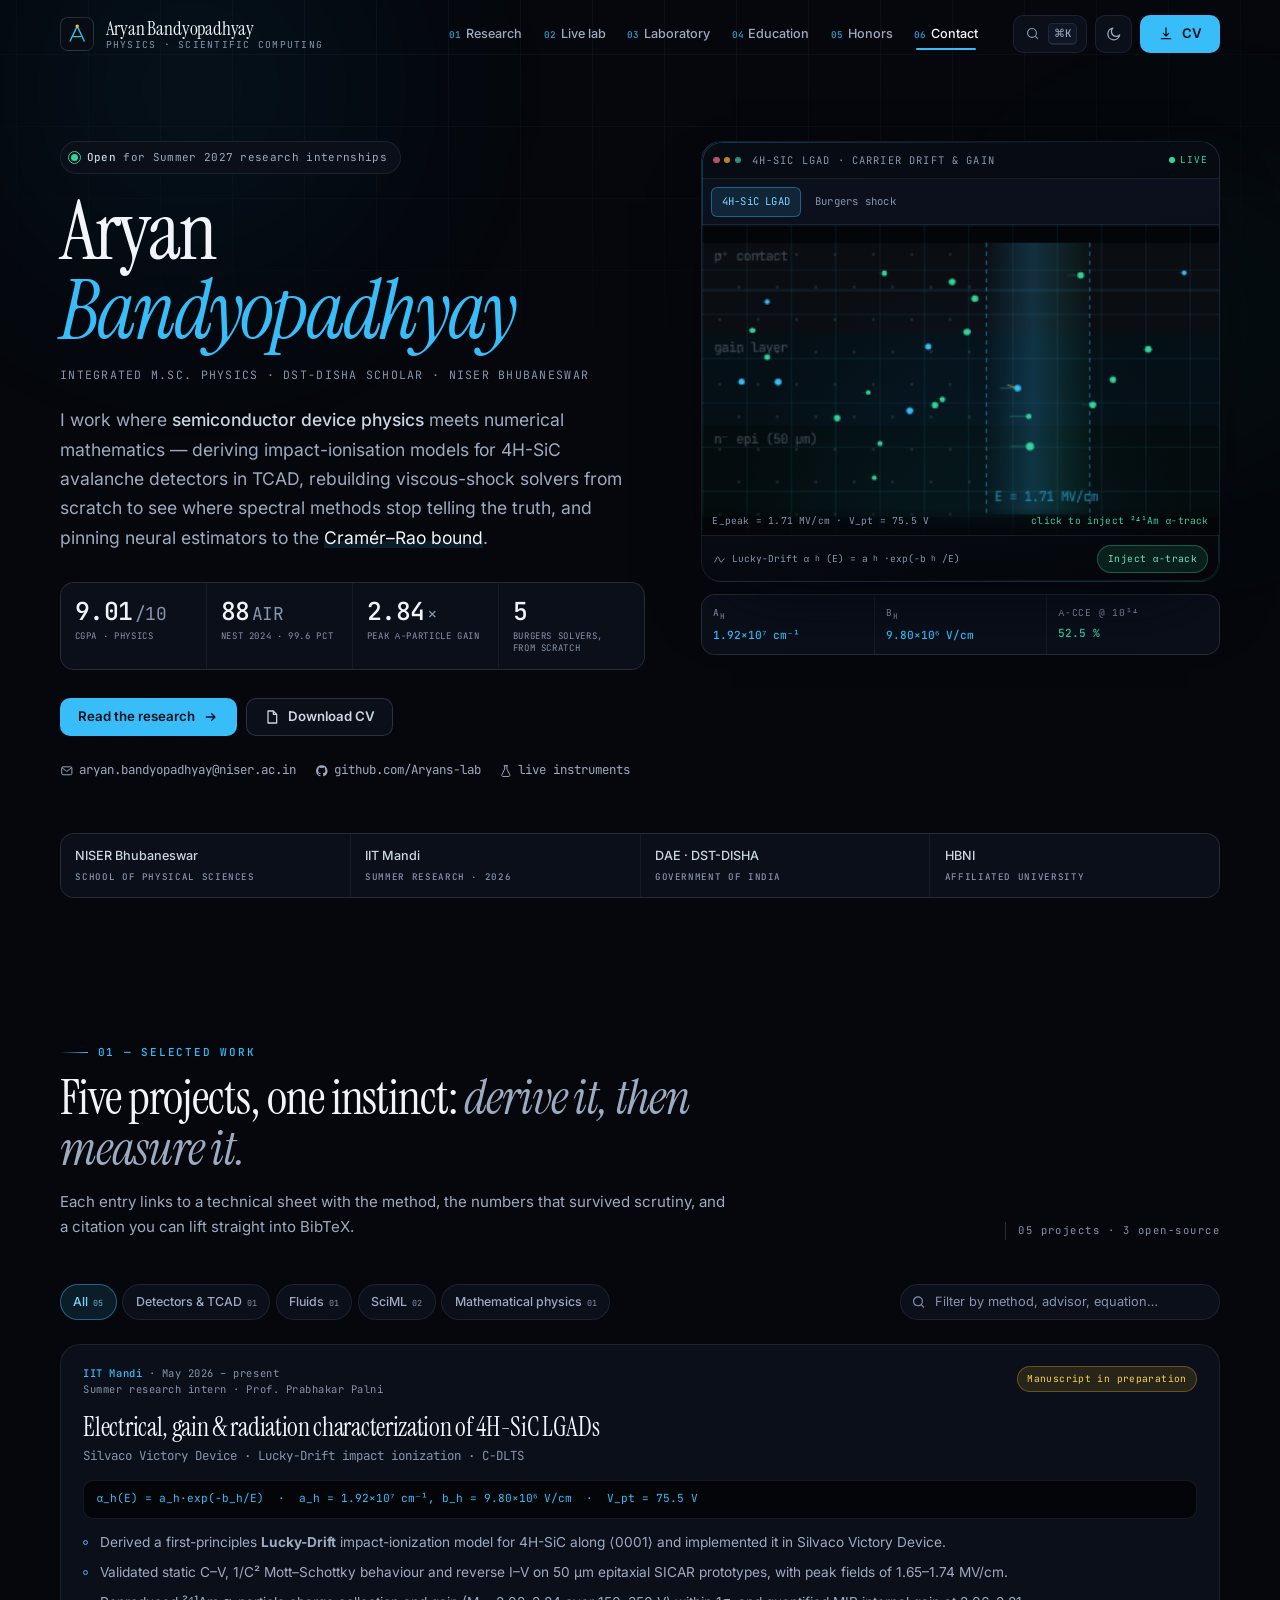
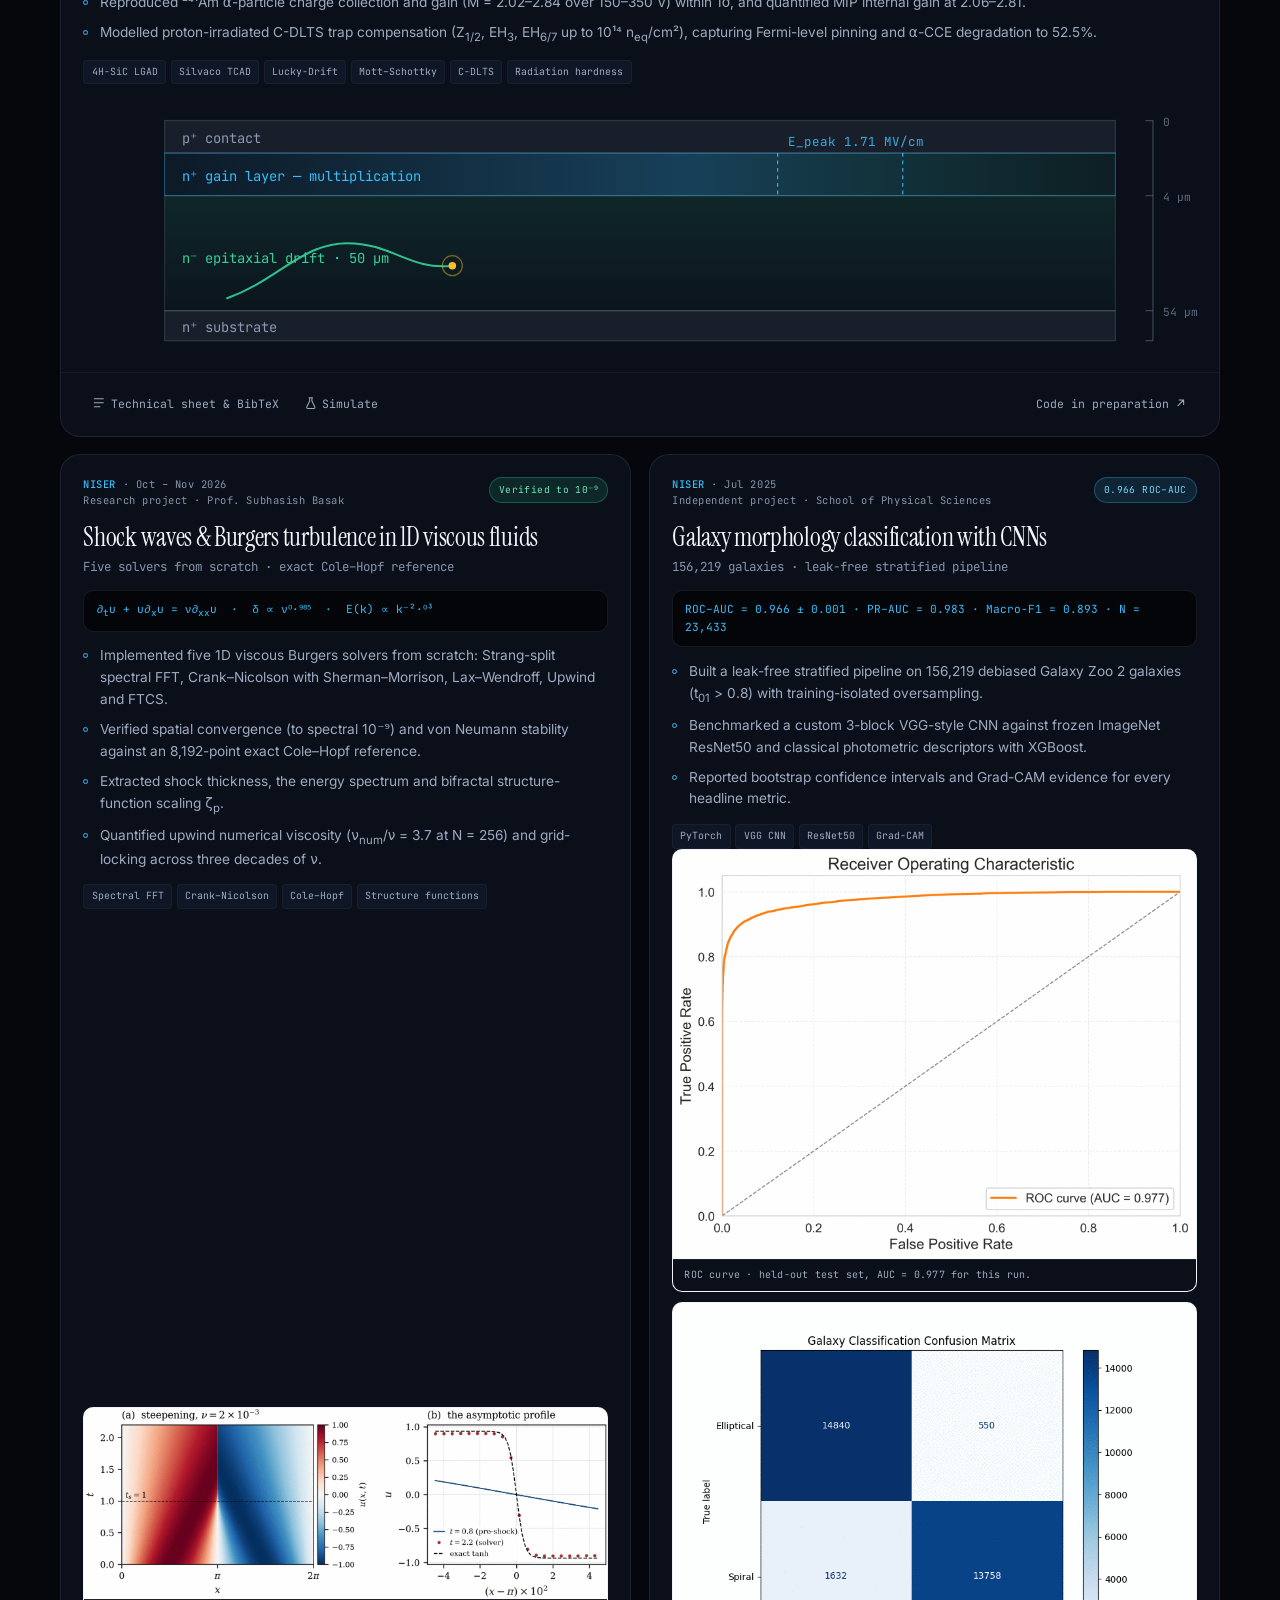
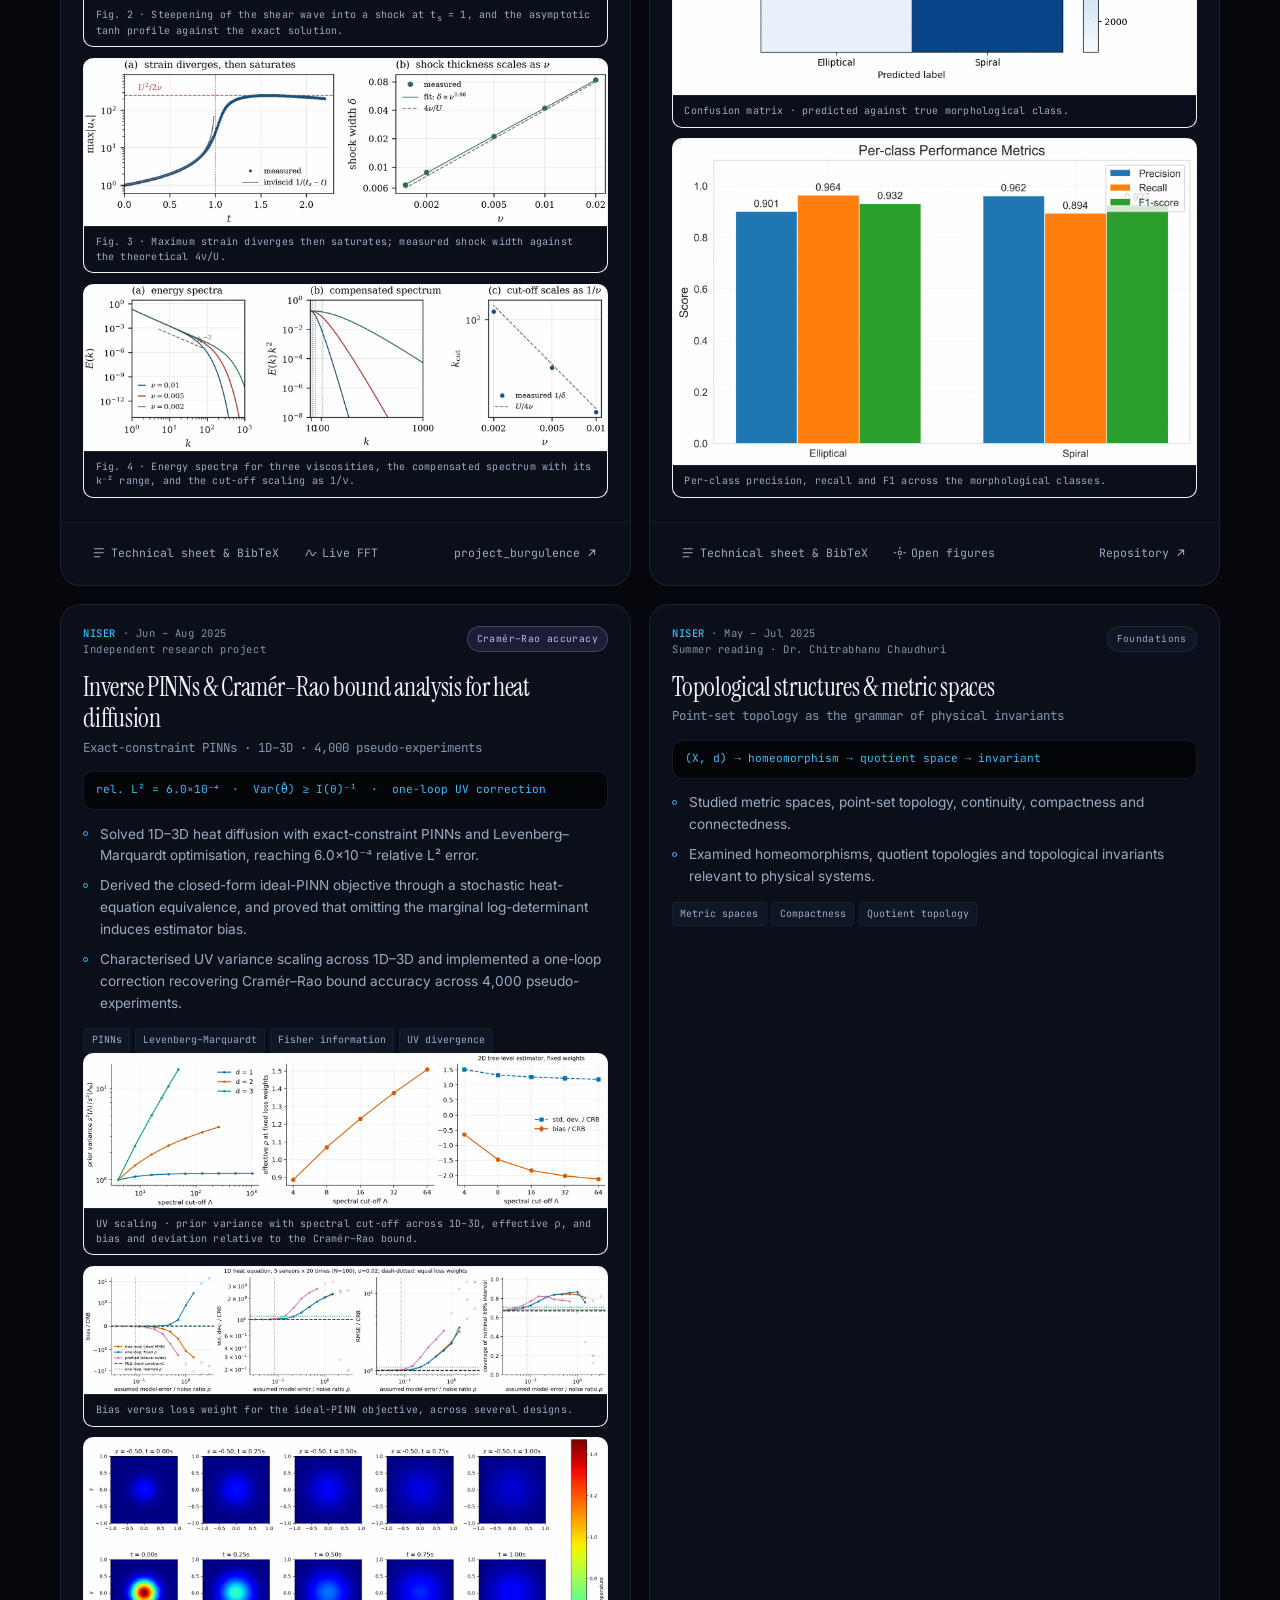
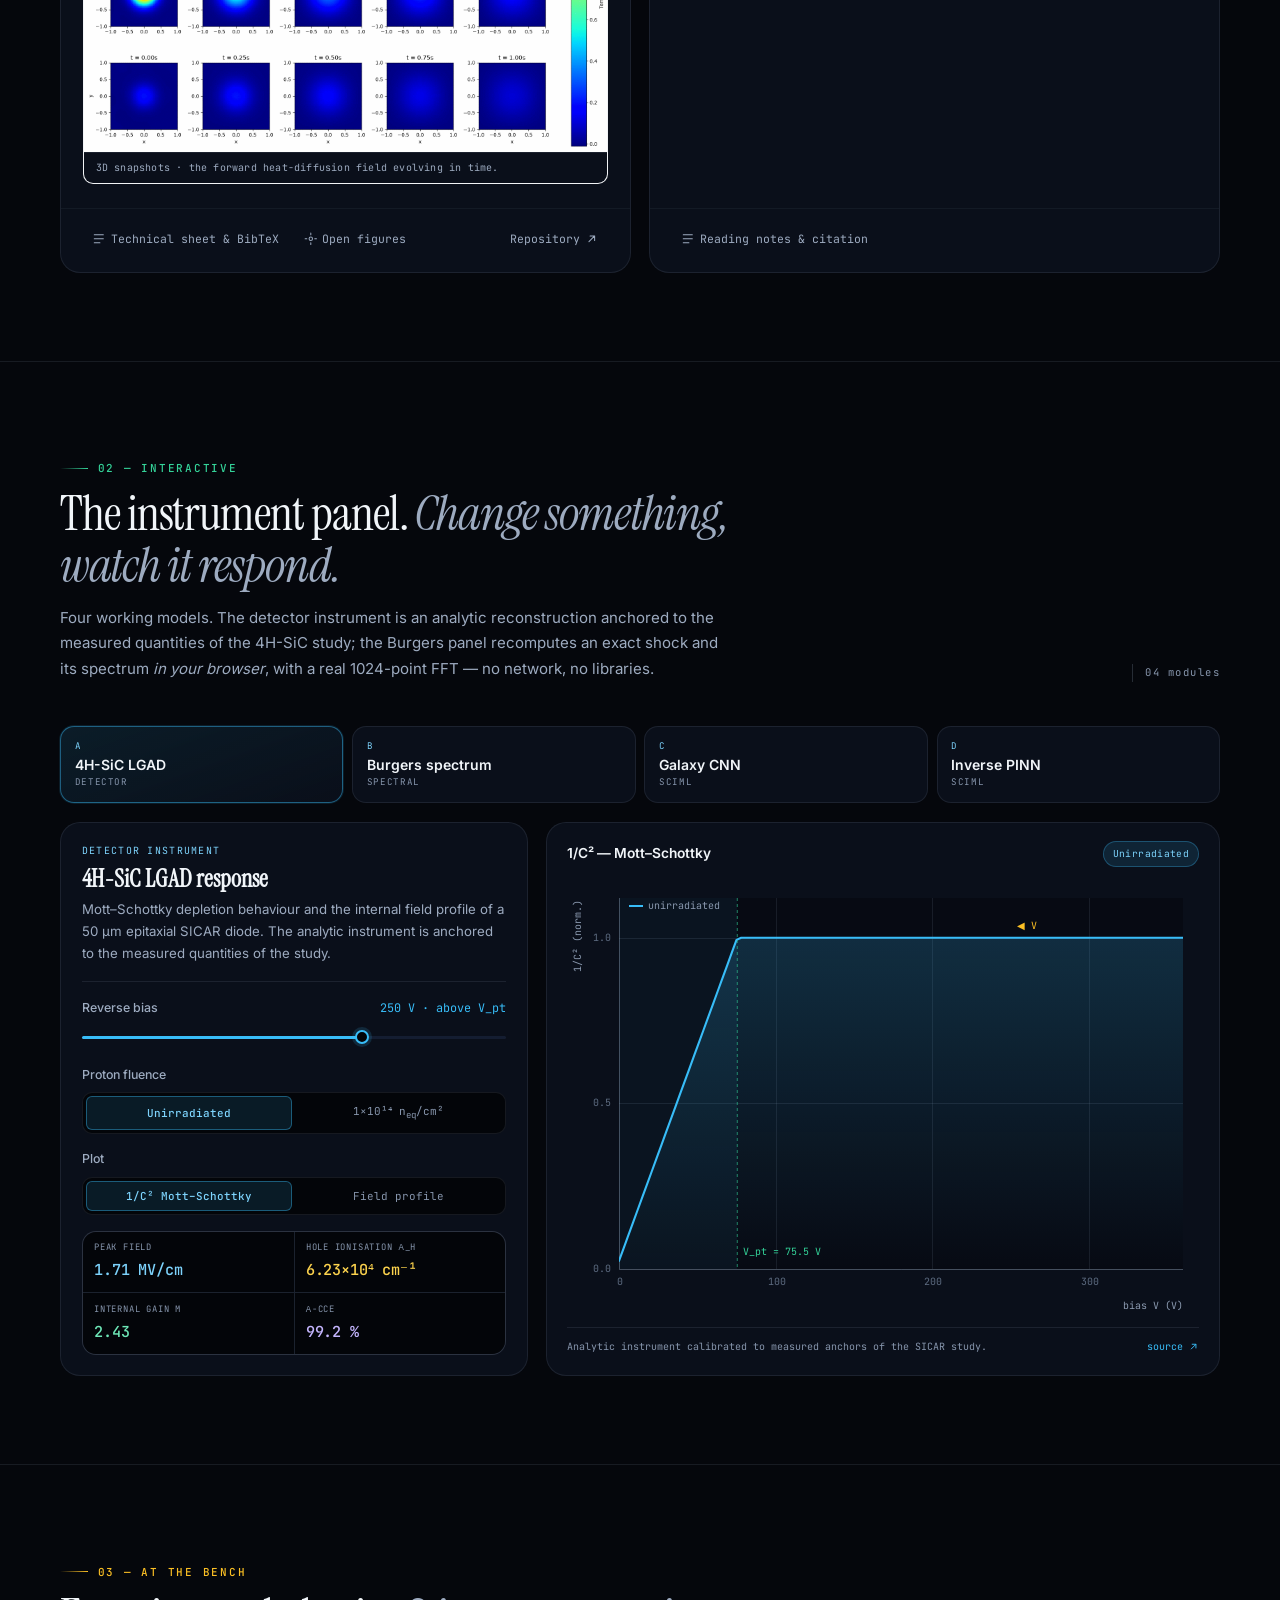
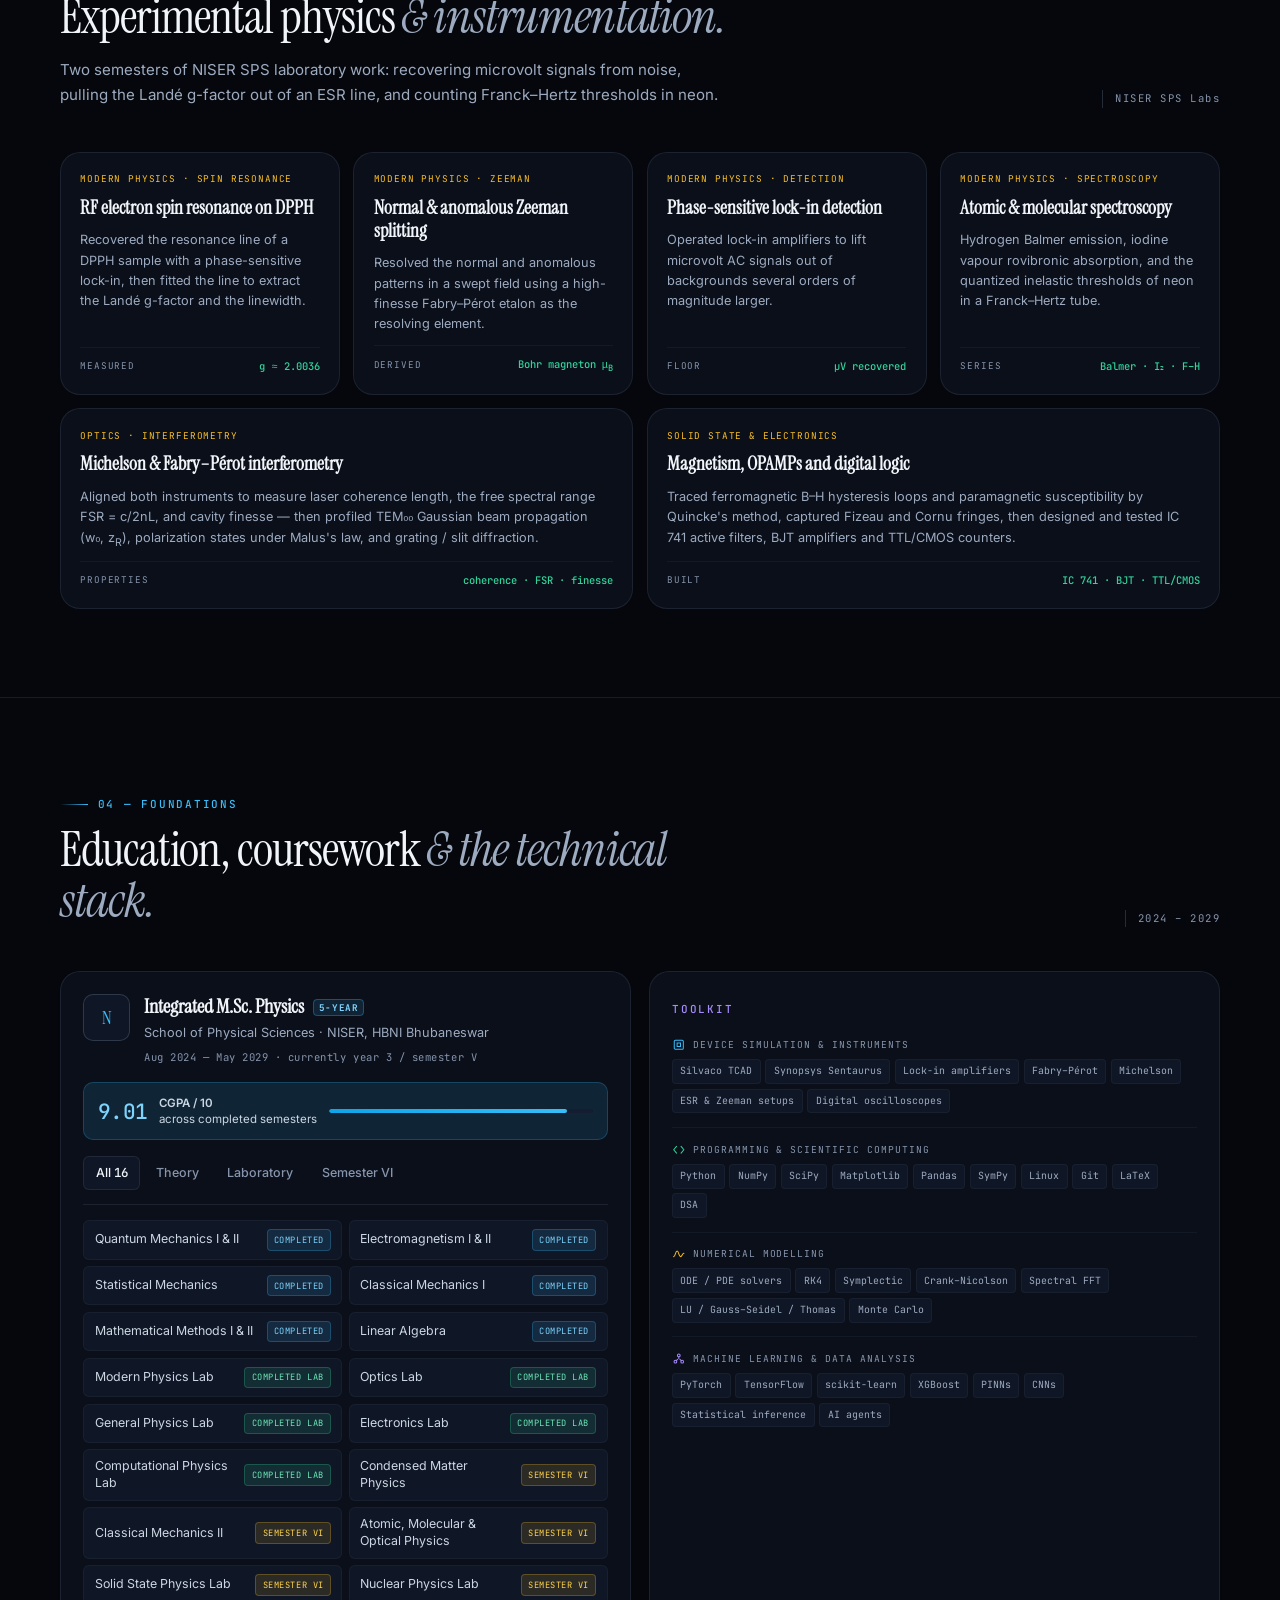
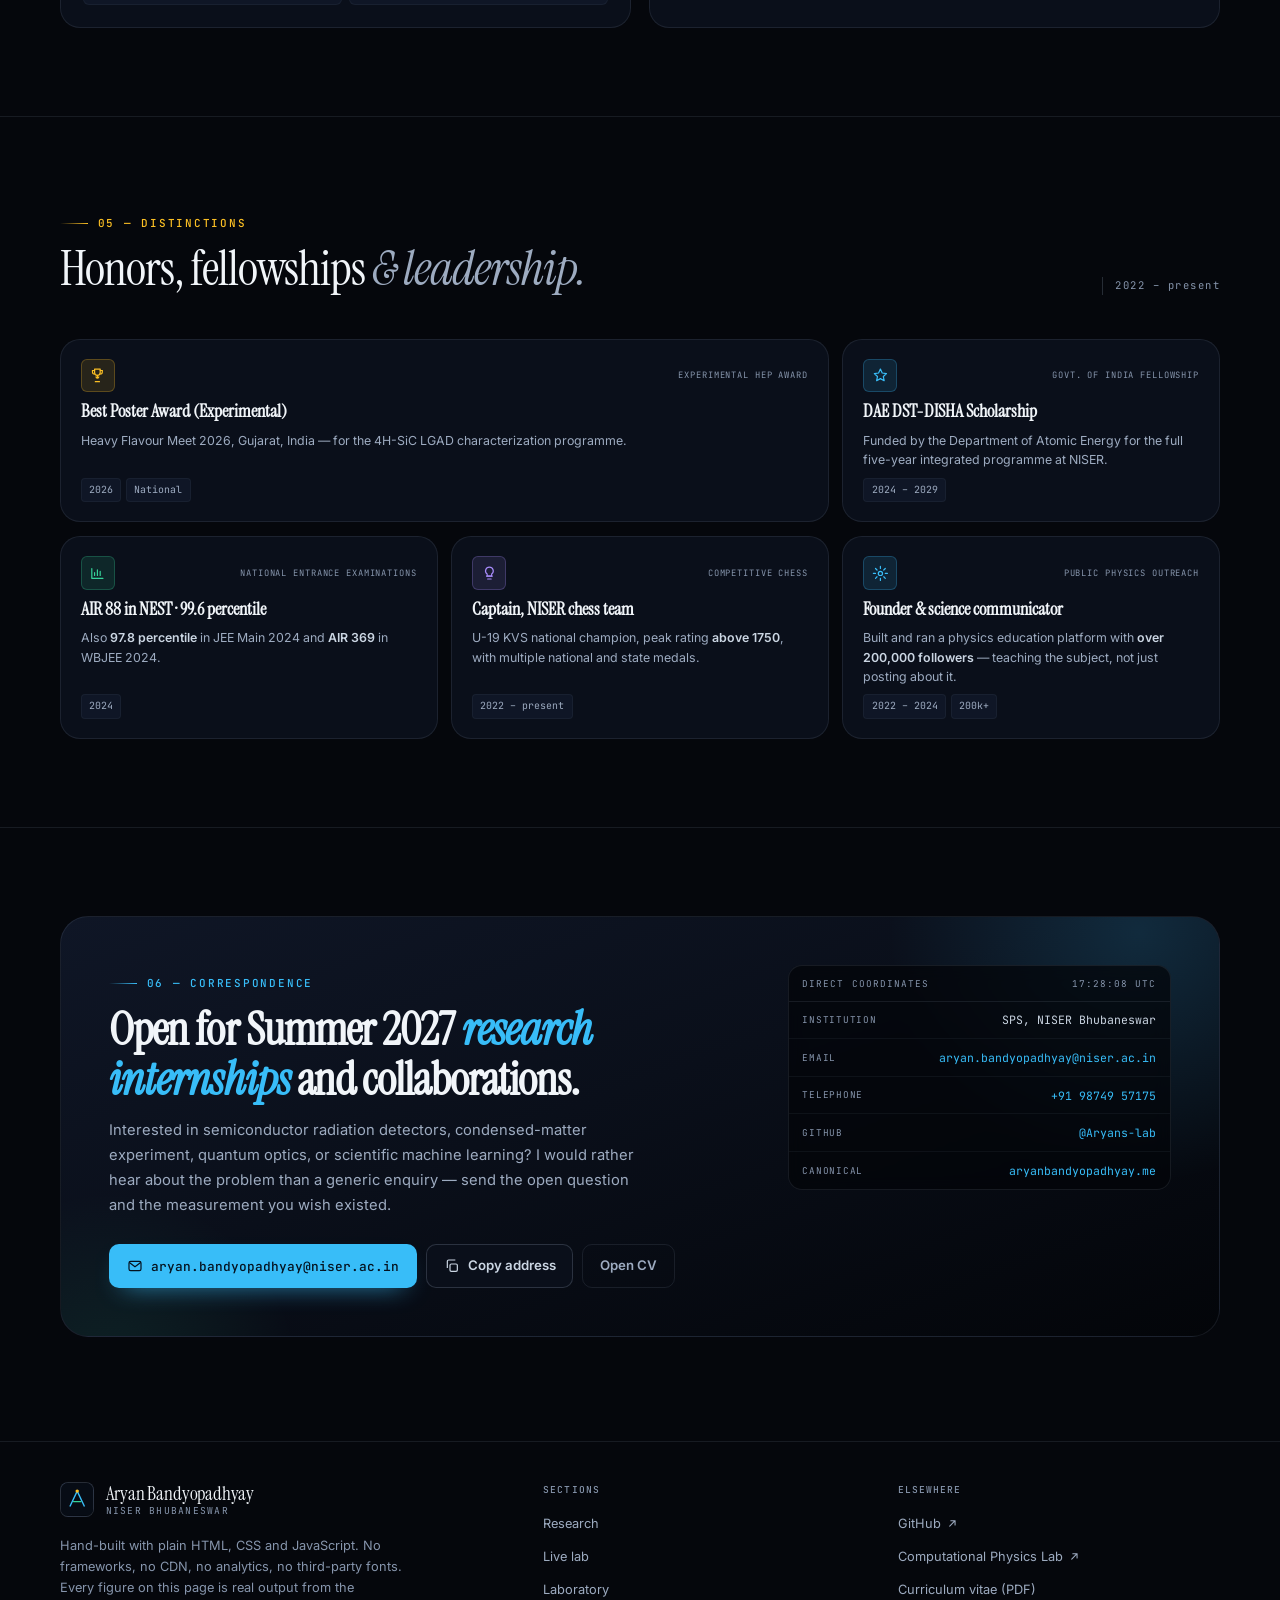
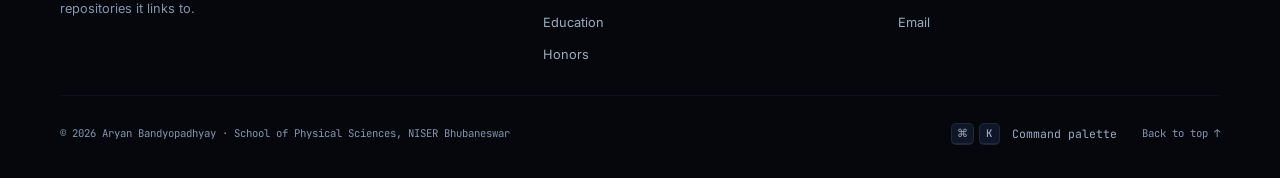
<file: index.html>
<!DOCTYPE html>
<html lang="en" data-theme="dark">
<head>
  <meta charset="utf-8" />
  <meta name="viewport" content="width=device-width, initial-scale=1" />

  <title>Aryan Bandyopadhyay — Physics &amp; Scientific Computing</title>
  <meta name="description" content="Aryan Bandyopadhyay — DST-DISHA Scholar in Physics at NISER Bhubaneswar. Semiconductor radiation detectors (4H-SiC LGADs) in Silvaco TCAD, spectral solvers for Burgers turbulence, physics-informed neural networks, and experimental spectroscopy." />
  <meta name="author" content="Aryan Bandyopadhyay" />
  <meta name="robots" content="index, follow, max-image-preview:large, max-snippet:-1" />
  <meta name="theme-color" content="#060911" />
  <meta name="color-scheme" content="dark light" />

  <link rel="canonical" href="https://aryanbandyopadhyay.me/" />

  <!-- Discovery-->
  <meta property="og:type" content="profile" />
  <meta property="og:site_name" content="Aryan Bandyopadhyay" />
  <meta property="og:title" content="Aryan Bandyopadhyay — Physics &amp; Scientific Computing" />
  <meta property="og:description" content="4H-SiC LGAD detector physics, spectral fluid solvers, inverse PINNs and experimental spectroscopy. NISER Bhubaneswar &amp; IIT Mandi." />
  <meta property="og:url" content="https://aryanbandyopadhyay.me/" />
  <meta property="og:locale" content="en_IN" />
  <meta property="og:image" content="https://aryanbandyopadhyay.me/assets/img/og-card.png" />
  <meta property="og:image:width" content="1200" />
  <meta property="og:image:height" content="630" />
  <meta property="og:image:alt" content="Aryan Bandyopadhyay — Physics &amp; Scientific Computing" />
  <meta property="profile:first_name" content="Aryan" />
  <meta property="profile:last_name" content="Bandyopadhyay" />
  <meta property="profile:username" content="Aryans-lab" />

  <meta name="twitter:card" content="summary_large_image" />
  <meta name="twitter:title" content="Aryan Bandyopadhyay — Physics &amp; Scientific Computing" />
  <meta name="twitter:description" content="Semiconductor radiation detectors, spectral shocks, and scientific machine learning. NISER Bhubaneswar." />
  <meta name="twitter:image" content="https://aryanbandyopadhyay.me/assets/img/og-card.png" />

  <!-- Icons & install-->
  <link rel="icon" href="/assets/img/favicon.svg" type="image/svg+xml" />
  <link rel="icon" href="/favicon.ico" sizes="32x32" />
  <link rel="apple-touch-icon" href="/assets/img/apple-touch-icon.png" />
  <link rel="manifest" href="/manifest.webmanifest" />

  <!-- Typography: self‑hosted, preloaded, no third‑party fonts-->
  <link rel="preload" href="/assets/fonts/instrument-serif-latin-400-normal.woff2" as="font" type="font/woff2" crossorigin />
  <link rel="preload" href="/assets/fonts/inter-latin-400-normal.woff2" as="font" type="font/woff2" crossorigin />
  <link rel="preload" href="/assets/fonts/jetbrains-mono-latin-400-normal.woff2" as="font" type="font/woff2" crossorigin />

  <link rel="stylesheet" href="/assets/css/site.css" />

  <!-- Structured data: researcher profile, works and code-->
  <script type="application/ld+json">
  {
    "@context": "https://schema.org",
    "@graph": [
      {
        "@type": "ProfilePage",
        "@id": "https://aryanbandyopadhyay.me/#page",
        "url": "https://aryanbandyopadhyay.me/",
        "name": "Aryan Bandyopadhyay — Physics & Scientific Computing",
        "inLanguage": "en",
        "dateModified": "2026-11-17",
        "mainEntity": { "@id": "https://aryanbandyopadhyay.me/#person" }
      },
      {
        "@type": "Person",
        "@id": "https://aryanbandyopadhyay.me/#person",
        "name": "Aryan Bandyopadhyay",
        "givenName": "Aryan",
        "familyName": "Bandyopadhyay",
        "jobTitle": "Integrated M.Sc. Physics Researcher (DST-DISHA Scholar)",
        "url": "https://aryanbandyopadhyay.me/",
        "mainEntityOfPage": "https://aryanbandyopadhyay.me/",
        "email": "mailto:aryan.bandyopadhyay@niser.ac.in",
        "telephone": "+91-9874957175",
        "image": "https://aryanbandyopadhyay.me/assets/img/og-card.png",
        "sameAs": [
          "https://github.com/Aryans-lab",
          "https://github.com/Aryans-lab/Aryans-lab.github.io"
        ],
        "alumniOf": [
          {
            "@type": "CollegeOrUniversity",
            "name": "National Institute of Science Education and Research (NISER), Bhubaneswar",
            "alternateName": "NISER",
            "url": "https://www.niser.ac.in/"
          }
        ],
        "affiliation": [
          {
            "@type": "CollegeOrUniversity",
            "name": "National Institute of Science Education and Research (NISER), Bhubaneswar",
            "department": { "@type": "Organization", "name": "School of Physical Sciences" },
            "url": "https://www.niser.ac.in/"
          },
          {
            "@type": "CollegeOrUniversity",
            "name": "Indian Institute of Technology Mandi",
            "url": "https://www.iitmandi.ac.in/"
          }
        ],
        "award": [
          "Best Poster Award (Experimental) — Heavy Flavour Meet 2026, Gujarat, India",
          "DST-DISHA Scholarship — Department of Atomic Energy, Government of India (2024–2029)",
          "All India Rank 88 (99.6 percentile) — National Entrance Screening Test (NEST) 2024",
          "All India Rank 369 — WBJEE 2024; 97.8 percentile — JEE Main 2024",
          "Captain, NISER Chess Team; U-19 KVS National Chess Champion (peak rating > 1750)"
        ],
        "knowsAbout": [
          "4H-SiC Low Gain Avalanche Detectors",
          "Semiconductor device simulation (Silvaco Victory Device, Synopsys Sentaurus TCAD)",
          "Lucky-drift impact ionisation and radiation defect modelling (C-DLTS)",
          "Viscous Burgers turbulence and spectral PDE solvers",
          "Physics-informed neural networks and Cramér–Rao lower bound analysis",
          "Convolutional neural networks for galaxy morphology classification",
          "Electron spin resonance, Zeeman spectroscopy and optical interferometry"
        ],
        "knowsLanguage": ["en", "bn", "hi"]
      },
      {
        "@type": "ScholarlyArticle",
        "@id": "https://aryanbandyopadhyay.me/#sic-lgad",
        "headline": "Electrical, Gain and Radiation Characterization of 4H-SiC Low Gain Avalanche Detectors",
        "author": [
          { "@id": "https://aryanbandyopadhyay.me/#person" },
          { "@type": "Person", "name": "Prabhakar Palni" }
        ],
        "dateCreated": "2026-05",
        "creativeWorkStatus": "In preparation",
        "abstract": "A first-principles Lucky-Drift impact ionisation model for 4H-SiC along <0001> (a_h = 1.92e7 cm^-1, b_h = 9.80e6 V/cm) implemented in Silvaco Victory Device, validated against C-V, 1/C^2 Mott-Schottky (V_pt = 75.5 V), reverse I-V, 241Am alpha gain (M = 2.02-2.84) and MIP gain (2.06-2.81) of 50 micrometre epitaxial SICAR prototypes, and extended to proton-irradiated C-DLTS defect compensation up to 1e14 n_eq/cm^2.",
        "keywords": "4H-SiC, LGAD, impact ionization, TCAD, C-DLTS, radiation hardness"
      },
      {
        "@type": "SoftwareSourceCode",
        "@id": "https://aryanbandyopadhyay.me/#burgers",
        "name": "Shock Waves and Burgers Turbulence in 1D Viscous Fluids",
        "author": { "@id": "https://aryanbandyopadhyay.me/#person" },
        "codeRepository": "https://github.com/Aryans-lab/Computational_Physics_Lab/tree/main/project_burgulence",
        "programmingLanguage": "Python",
        "description": "Five 1D viscous Burgers solvers written from scratch (Strang-split spectral FFT, Crank-Nicolson with Sherman-Morrison, Lax-Wendroff, Upwind, FTCS) verified against an 8,192-point exact Cole-Hopf reference; shock thickness scales as nu^0.985 and the energy spectrum falls as k^-2.03.",
        "keywords": "Burgers turbulence, spectral methods, Cole-Hopf, structure functions"
      },
      {
        "@type": "SoftwareSourceCode",
        "@id": "https://aryanbandyopadhyay.me/#galaxy",
        "name": "Galaxy Morphology Classification using CNNs",
        "author": { "@id": "https://aryanbandyopadhyay.me/#person" },
        "codeRepository": "https://github.com/Aryans-lab/Galaxy-Morphology-Classification-using-CNNs",
        "programmingLanguage": "Python",
        "description": "Leak-free stratified classification of 156,219 debiased Galaxy Zoo 2 galaxies with a custom VGG-style CNN, reaching 0.966 ROC-AUC and 0.983 PR-AUC on 23,433 held-out galaxies.",
        "keywords": "galaxy morphology, convolutional neural networks, Galaxy Zoo 2"
      },
      {
        "@type": "SoftwareSourceCode",
        "@id": "https://aryanbandyopadhyay.me/#pinn",
        "name": "Inverse PINNs and Cramér-Rao Bound Analysis for Heat Diffusion",
        "author": { "@id": "https://aryanbandyopadhyay.me/#person" },
        "codeRepository": "https://github.com/Aryans-lab/Heat-Diffusion-PINNs",
        "programmingLanguage": "Python",
        "description": "Exact-constraint PINNs solving 1D-3D heat diffusion with Levenberg-Marquardt optimisation (6.0e-4 relative L2 error) and a one-loop UV variance correction recovering Cramér-Rao bound accuracy across 4,000 pseudo-experiments.",
        "keywords": "physics-informed neural networks, Cramér-Rao bound, inverse problems"
      },
      {
        "@type": "WebSite",
        "@id": "https://aryanbandyopadhyay.me/#website",
        "url": "https://aryanbandyopadhyay.me/",
        "name": "Aryan Bandyopadhyay",
        "inLanguage": "en"
      }
    ]
  }
  </script>
</head>

<body>
  <a class="skip-link" href="#main">Skip to content</a>

  <!-- Ambient field-->
  <div class="ambient" aria-hidden="true">
    <div class="ambient__grid"></div>
    <div class="ambient__bloom ambient__bloom--a"></div>
    <div class="ambient__bloom ambient__bloom--b"></div>
  </div>

  <div class="progress-thread" aria-hidden="true"></div>

  <!-- ══════════════════════════════════════════════════════════════════
       MASTHEAD
       ══════════════════════════════════════════════════════════════════-->
  <header class="masthead">
    <div class="shell masthead__inner">
      <a class="brand" href="#top" aria-label="Aryan Bandyopadhyay — home">
        <span class="brand__mark" aria-hidden="true">
          <svg viewBox="0 0 40 40" fill="none">
            <rect width="40" height="40" fill="#070c15" />
            <path d="M11 29 20 10l9 19" stroke="#38bdf8" stroke-width="1.7" stroke-linejoin="round" />
            <path d="M15.4 23h9.2" stroke="#34d399" stroke-width="1.7" stroke-linecap="round" />
            <circle cx="20" cy="10" r="2.1" fill="#fbbf24" />
          </svg>
        </span>
        <span class="brand__text">
          <span class="brand__name">Aryan Bandyopadhyay</span>
          <span class="brand__role">Physics · Scientific computing</span>
        </span>
      </a>

      <nav class="nav" aria-label="Primary">
        <a class="nav__link" href="#research"><span class="nav__num">01</span>Research</a>
        <a class="nav__link" href="#lab"><span class="nav__num">02</span>Live lab</a>
        <a class="nav__link" href="#experimental"><span class="nav__num">03</span>Laboratory</a>
        <a class="nav__link" href="#academics"><span class="nav__num">04</span>Education</a>
        <a class="nav__link" href="#honors"><span class="nav__num">05</span>Honors</a>
        <a class="nav__link" href="#contact"><span class="nav__num">06</span>Contact</a>
      </nav>

      <div class="masthead__actions">
        <button class="cmd-trigger" type="button" data-open-cmd aria-label="Open command palette">
          <svg viewBox="0 0 24 24" fill="none" stroke="currentColor" stroke-width="1.8" aria-hidden="true">
            <circle cx="11" cy="11" r="7" /><path d="m20 20-3.5-3.5" stroke-linecap="round" />
          </svg>
          <span class="kbd">⌘K</span>
        </button>

        <button class="icon-btn" type="button" data-theme-toggle aria-label="Switch to journal paper theme">
          <svg class="icon-btn__moon" viewBox="0 0 24 24" fill="none" stroke="currentColor" stroke-width="1.8" aria-hidden="true">
            <path d="M21 12.8A8.5 8.5 0 1 1 11.2 3a6.6 6.6 0 0 0 9.8 9.8Z" stroke-linejoin="round" />
          </svg>
          <svg class="icon-btn__sun" viewBox="0 0 24 24" fill="none" stroke="currentColor" stroke-width="1.8" aria-hidden="true">
            <circle cx="12" cy="12" r="4.2" />
            <path d="M12 2v2.4M12 19.6V22M4.2 4.2l1.7 1.7M18.1 18.1l1.7 1.7M2 12h2.4M19.6 12H22M4.2 19.8l1.7-1.7M18.1 5.9l1.7-1.7" stroke-linecap="round" />
          </svg>
        </button>

        <button class="btn btn--primary masthead__cv" type="button" data-open-cv>
          <svg viewBox="0 0 24 24" fill="none" stroke="currentColor" stroke-width="1.9" aria-hidden="true">
            <path d="M12 3v12m0 0 4-4m-4 4-4-4" stroke-linecap="round" stroke-linejoin="round" />
            <path d="M5 19h14" stroke-linecap="round" />
          </svg>
          CV
        </button>

        <button class="icon-btn mobile-toggle" type="button" aria-expanded="false" aria-controls="mobilePanel" aria-label="Open navigation">
          <svg viewBox="0 0 24 24" fill="none" stroke="currentColor" stroke-width="1.9" aria-hidden="true">
            <path d="M4 7h16M4 12h16M4 17h16" stroke-linecap="round" />
          </svg>
        </button>
      </div>
    </div>

    <div class="mobile-panel" id="mobilePanel">
      <a class="mobile-panel__link" href="#research"><span class="nav__num">01</span>Research</a>
      <a class="mobile-panel__link" href="#lab"><span class="nav__num">02</span>Live lab</a>
      <a class="mobile-panel__link" href="#experimental"><span class="nav__num">03</span>Laboratory</a>
      <a class="mobile-panel__link" href="#academics"><span class="nav__num">04</span>Education</a>
      <a class="mobile-panel__link" href="#honors"><span class="nav__num">05</span>Honors</a>
      <a class="mobile-panel__link" href="#contact"><span class="nav__num">06</span>Contact</a>
      <div class="mobile-panel__cta">
        <button class="btn btn--ghost btn--sm" type="button" data-open-cv>Open CV</button>
        <a class="btn btn--primary btn--sm" href="mailto:aryan.bandyopadhyay@niser.ac.in">Email</a>
      </div>
    </div>
  </header>

  <main id="main">
    <!-- ═══════════════════════════════════════════════════════════════════
         HERO
         ════════════════════════════════════════════════════════════════-->
    <section class="hero" id="top" aria-labelledby="hero-title">
      <div class="shell hero__grid">
        <div class="hero__copy">
          <span class="status-pill">
            <span class="status-dot" aria-hidden="true"></span>
            <span><strong>Open</strong> for Summer 2027 research internships</span>
          </span>

          <h1 class="hero__title" id="hero-title">
            <span class="hero__title-line">Aryan</span>
            <span class="hero__title-line"><em>Bandyopadhyay</em></span>
          </h1>

          <p class="mono hero__role">Integrated M.Sc. Physics · DST-DISHA Scholar · NISER Bhubaneswar</p>

          <p class="hero__lede">
            I work where <strong>semiconductor device physics</strong> meets numerical mathematics —
            deriving impact-ionisation models for 4H-SiC avalanche detectors in TCAD, rebuilding
            viscous-shock solvers from scratch to see where spectral methods stop telling the truth,
            and pinning neural estimators to the <span class="accent">Cramér–Rao bound</span>.
          </p>

          <div class="stat-rail" role="list">
            <div class="stat" role="listitem">
              <div class="stat__value">9.01<span class="stat__unit">/10</span></div>
              <div class="stat__label">CGPA · Physics</div>
            </div>
            <div class="stat" role="listitem">
              <div class="stat__value">88<span class="stat__unit">AIR</span></div>
              <div class="stat__label">NEST 2024 · 99.6 pct</div>
            </div>
            <div class="stat" role="listitem">
              <div class="stat__value">2.84<span class="stat__unit">×</span></div>
              <div class="stat__label">Peak α-particle gain</div>
            </div>
            <div class="stat" role="listitem">
              <div class="stat__value">5</div>
              <div class="stat__label">Burgers solvers, from scratch</div>
            </div>
          </div>

          <div class="hero__actions">
            <a class="btn btn--primary" href="#research">
              Read the research
              <svg viewBox="0 0 24 24" fill="none" stroke="currentColor" stroke-width="2" aria-hidden="true">
                <path d="M5 12h13m0 0-5-5m5 5-5 5" stroke-linecap="round" stroke-linejoin="round" />
              </svg>
            </a>
            <a class="btn btn--ghost" href="CV_Aryan_Bandyopadhyay.pdf" target="_blank" rel="noopener">
              <svg viewBox="0 0 24 24" fill="none" stroke="currentColor" stroke-width="1.9" aria-hidden="true">
                <path d="M14 3v5h5" stroke-linejoin="round" />
                <path d="M6 3h8l5 5v13H6z" stroke-linejoin="round" />
              </svg>
              Download CV
            </a>
          </div>

          <p class="hero__links">
            <a href="mailto:aryan.bandyopadhyay@niser.ac.in">
              <svg viewBox="0 0 24 24" fill="none" stroke="currentColor" stroke-width="1.7" aria-hidden="true">
                <rect x="3" y="5" width="18" height="14" rx="2.5" /><path d="m4 7 8 6 8-6" stroke-linecap="round" />
              </svg>
              aryan.bandyopadhyay@niser.ac.in
            </a>
            <a href="https://github.com/Aryans-lab" target="_blank" rel="noopener">
              <svg viewBox="0 0 24 24" fill="currentColor" aria-hidden="true">
                <path d="M12 2a10 10 0 0 0-3.16 19.49c.5.09.68-.22.68-.48v-1.7c-2.78.6-3.37-1.34-3.37-1.34-.45-1.16-1.11-1.47-1.11-1.47-.91-.62.07-.61.07-.61 1 .07 1.53 1.03 1.53 1.03.9 1.53 2.36 1.09 2.93.83.09-.65.35-1.09.63-1.34-2.22-.25-4.55-1.11-4.55-4.94 0-1.09.39-1.98 1.03-2.68-.1-.25-.45-1.27.1-2.65 0 0 .84-.27 2.75 1.02a9.5 9.5 0 0 1 5 0c1.91-1.29 2.75-1.02 2.75-1.02.55 1.38.2 2.4.1 2.65.64.7 1.03 1.59 1.03 2.68 0 3.84-2.34 4.68-4.57 4.93.36.31.68.92.68 1.85v2.74c0 .27.18.58.69.48A10 10 0 0 0 12 2Z" />
              </svg>
              github.com/Aryans-lab
            </a>
            <a href="#lab">
              <svg viewBox="0 0 24 24" fill="none" stroke="currentColor" stroke-width="1.7" aria-hidden="true">
                <path d="M9 3h6M10 3v6L5 19a2 2 0 0 0 1.8 3h10.4A2 2 0 0 0 19 19l-5-10V3" stroke-linecap="round" stroke-linejoin="round" />
              </svg>
              live instruments
            </a>
          </p>
        </div>

        <!-- Instrument panel-->
        <div class="hero__instrument">
          <div class="instrument">
            <div class="instrument__head">
              <span class="instrument__dots" aria-hidden="true"><i></i><i></i><i></i></span>
              <span class="instrument__title" id="heroInstrumentTitle">4H-SiC LGAD · carrier drift &amp; gain</span>
              <span class="instrument__live"><i aria-hidden="true"></i>LIVE</span>
            </div>

            <div class="instrument__modes" role="tablist" aria-label="Instrument mode">
              <button class="mode-tab is-active" type="button" role="tab" data-hero-mode="sic" aria-selected="true">4H-SiC LGAD</button>
              <button class="mode-tab" type="button" role="tab" data-hero-mode="burgers" aria-selected="false">Burgers shock</button>
            </div>

            <div class="canvas-stage">
              <canvas id="heroCanvas" role="img" aria-label="Animated simulation of carrier drift and impact ionisation inside a 4H-SiC low gain avalanche detector, or a viscous Burgers shock profile."></canvas>
              <div class="canvas-readout">
                <span id="heroReadoutA">E_peak = 1.71 MV/cm · V_pt = 75.5 V</span>
                <span class="em" id="heroReadoutB">click to inject ²⁴¹Am α-track</span>
              </div>
            </div>

            <div class="instrument__foot">
              <span class="instrument__hint">
                <svg viewBox="0 0 24 24" fill="none" stroke="currentColor" stroke-width="1.8" aria-hidden="true">
                  <path d="M3 17c3 0 3-10 6-10s3 10 6 10 3-6 6-6" stroke-linecap="round" />
                </svg>
                Lucky-Drift α<sub>h</sub>(E) = a<sub>h</sub>·exp(−b<sub>h</sub>/E)
              </span>
              <button class="pulse-btn" type="button" id="heroPulse" aria-label="Inject an alpha particle track">Inject α-track</button>
            </div>
          </div>

          <div class="equation-strip">
            <div class="equation-cell">
              <div class="equation-cell__sym">a<sub>h</sub></div>
              <div class="equation-cell__val">1.92×10⁷ cm⁻¹</div>
            </div>
            <div class="equation-cell">
              <div class="equation-cell__sym">b<sub>h</sub></div>
              <div class="equation-cell__val">9.80×10⁶ V/cm</div>
            </div>
            <div class="equation-cell">
              <div class="equation-cell__sym">α-CCE @ 10¹⁴</div>
              <div class="equation-cell__val">52.5 %</div>
            </div>
          </div>
        </div>
      </div>

      <!-- Affiliation strip-->
      <div class="shell">
        <div class="cred-strip" aria-label="Affiliations">
          <span class="cred">NISER Bhubaneswar<i>School of Physical Sciences</i></span>
          <span class="cred">IIT Mandi<i>Summer research · 2026</i></span>
          <span class="cred">DAE · DST-DISHA<i>Government of India</i></span>
          <span class="cred">HBNI<i>Affiliated university</i></span>
        </div>
      </div>
    </section>

    <!-- ═══════════════════════════════════════════════════════════════════
         01 · RESEARCH
         ════════════════════════════════════════════════════════════════-->
    <section class="section" id="research" aria-labelledby="research-title">
      <div class="shell">
        <div class="section__head reveal">
          <div class="section__head-main">
            <span class="kicker">01 — Selected work</span>
            <h2 class="section__title" id="research-title">Five projects, one instinct: <em>derive it, then measure it.</em></h2>
            <p class="section__desc">
              Each entry links to a technical sheet with the method, the numbers that survived scrutiny,
              and a citation you can lift straight into BibTeX.
            </p>
          </div>
          <span class="section__index mono">05 projects · 3 open-source</span>
        </div>

        <div class="filters reveal">
          <div class="chip-row" role="group" aria-label="Filter projects by domain">
            <button class="chip" type="button" data-filter="all" aria-pressed="true">All<span class="chip__count">05</span></button>
            <button class="chip" type="button" data-filter="detector" aria-pressed="false">Detectors &amp; TCAD<span class="chip__count">01</span></button>
            <button class="chip" type="button" data-filter="cfd" aria-pressed="false">Fluids<span class="chip__count">01</span></button>
            <button class="chip" type="button" data-filter="sciml" aria-pressed="false">SciML<span class="chip__count">02</span></button>
            <button class="chip" type="button" data-filter="math" aria-pressed="false">Mathematical physics<span class="chip__count">01</span></button>
          </div>

          <label class="search-field">
            <span class="sr-only">Filter research by keyword</span>
            <svg viewBox="0 0 24 24" fill="none" stroke="currentColor" stroke-width="1.8" aria-hidden="true">
              <circle cx="11" cy="11" r="7" /><path d="m20 20-3.5-3.5" stroke-linecap="round" />
            </svg>
            <input type="search" id="researchSearch" placeholder="Filter by method, advisor, equation…" autocomplete="off" />
          </label>
        </div>

        <p class="sr-only" aria-live="polite" id="researchCount"></p>

        <div class="project-grid">
          <!-- LGAD ––––––––––––––––––––––––––––––––––––––––––––––––––––-->
          <article class="card project-card project-card--wide reveal" data-project data-category="detector"
            data-search="4H-SiC LGAD low gain avalanche detector Silvaco victory device lucky drift impact ionization Mott-Schottky C-DLTS proton irradiation Palni IIT Mandi TCAD semiconductor radiation detector alpha 241Am MIP gain Fermi pinning">
            <div class="project-card__body">
              <div class="project-card__top">
                <span class="project-card__meta"><strong>IIT Mandi</strong> · May 2026 – present<br>Summer research intern · Prof. Prabhakar Palni</span>
                <span class="badge badge--amber">Manuscript in preparation</span>
              </div>

              <div>
                <h3 class="project-card__title">Electrical, gain &amp; radiation characterization of 4H-SiC LGADs</h3>
                <p class="project-card__sub">Silvaco Victory Device · Lucky-Drift impact ionization · C-DLTS</p>
              </div>

              <div class="formula">α_h(E) = a_h·exp(−b_h/E) &nbsp;·&nbsp; a_h = 1.92×10⁷ cm⁻¹, b_h = 9.80×10⁶ V/cm &nbsp;·&nbsp; V_pt = 75.5 V</div>

              <ul class="project-card__list">
                <li>Derived a first-principles <strong>Lucky-Drift</strong> impact-ionization model for 4H-SiC along ⟨0001⟩ and implemented it in Silvaco Victory Device.</li>
                <li>Validated static C–V, 1/C² Mott–Schottky behaviour and reverse I–V on 50 µm epitaxial SICAR prototypes, with peak fields of 1.65–1.74 MV/cm.</li>
                <li>Reproduced ²⁴¹Am α-particle charge collection and gain (M = 2.02–2.84 over 150–350 V) within 1σ, and quantified MIP internal gain at 2.06–2.81.</li>
                <li>Modelled proton-irradiated C-DLTS trap compensation (Z<sub>1/2</sub>, EH<sub>3</sub>, EH<sub>6/7</sub> up to 10¹⁴ n<sub>eq</sub>/cm²), capturing Fermi-level pinning and α-CCE degradation to 52.5%.</li>
              </ul>

              <div class="tag-row">
                <span class="tag">4H-SiC LGAD</span>
                <span class="tag">Silvaco TCAD</span>
                <span class="tag">Lucky-Drift</span>
                <span class="tag">Mott–Schottky</span>
                <span class="tag">C-DLTS</span>
                <span class="tag">Radiation hardness</span>
              </div>
            </div>

            <!-- Hand‑drawn device cross‑section-->
            <div class="device-figure">
              <svg viewBox="0 0 900 218" role="img" aria-labelledby="devTitle devDesc">
                <title id="devTitle">4H-SiC low gain avalanche detector cross-section</title>
                <desc id="devDesc">Layer stack of a 50 micrometre epitaxial 4H-SiC LGAD: p-plus contact, thin highly doped gain layer, and n-minus drift region above an n-plus substrate, with the multiplication zone highlighted.</desc>
                <defs>
                  <linearGradient id="gradGain" x1="0" y1="0" x2="1" y2="0">
                    <stop offset="0" stop-color="#38bdf8" stop-opacity="0.06" />
                    <stop offset="0.55" stop-color="#38bdf8" stop-opacity="0.28" />
                    <stop offset="1" stop-color="#34d399" stop-opacity="0.08" />
                  </linearGradient>
                  <linearGradient id="gradDrift" x1="0" y1="0" x2="0" y2="1">
                    <stop offset="0" stop-color="#34d399" stop-opacity="0.12" />
                    <stop offset="1" stop-color="#34d399" stop-opacity="0.03" />
                  </linearGradient>
                </defs>

                <!-- layers-->
                <rect x="70" y="26" width="760" height="26" fill="rgba(148,163,184,0.10)" stroke="rgba(148,163,184,0.22)" />
                <rect x="70" y="52" width="760" height="34" fill="url(#gradGain)" stroke="rgba(56,189,248,0.35)" />
                <rect x="70" y="86" width="760" height="92" fill="url(#gradDrift)" stroke="rgba(148,163,184,0.18)" />
                <rect x="70" y="178" width="760" height="24" fill="rgba(148,163,184,0.10)" stroke="rgba(148,163,184,0.22)" />

                <!-- labels-->
                <g fill="#8b9ab0" font-family="JetBrains Mono, monospace" font-size="11">
                  <text x="84" y="44">p⁺ contact</text>
                  <text x="84" y="74" fill="#38bdf8">n⁺ gain layer — multiplication</text>
                  <text x="84" y="140" fill="#34d399">n⁻ epitaxial drift · 50 µm</text>
                  <text x="84" y="195">n⁺ substrate</text>
                </g>

                <!-- multiplication callout-->
                <g stroke="#38bdf8" stroke-width="1" fill="none" opacity="0.85">
                  <path d="M560 52v34" stroke-dasharray="3 3" />
                  <path d="M660 52v34" stroke-dasharray="3 3" />
                </g>
                <g fill="#38bdf8" font-family="JetBrains Mono, monospace" font-size="10">
                  <text x="568" y="46" opacity="0.9">E_peak 1.71 MV/cm</text>
                </g>

                <!-- impact ionisation sketch: hole path deflecting-->
                <g stroke="#34d399" stroke-width="1.6" fill="none" opacity="0.9">
                  <path d="M120 168c40-14 60-44 96-44s50 22 84 18" stroke-linecap="round" />
                </g>
                <circle cx="300" cy="142" r="3" fill="#fbbf24" />
                <circle cx="300" cy="142" r="8" fill="none" stroke="#fbbf24" stroke-width="1" opacity="0.45" />

                <!-- depth scale-->
                <g stroke="rgba(148,163,184,0.35)" stroke-width="1">
                  <path d="M860 26v176" />
                  <path d="M854 26h6M854 86h6M854 178h6M854 202h6" />
                </g>
                <g fill="#5d6b80" font-family="JetBrains Mono, monospace" font-size="9">
                  <text x="868" y="30">0</text>
                  <text x="868" y="90">4 µm</text>
                  <text x="868" y="182">54 µm</text>
                </g>
              </svg>
            </div>

            <div class="project-card__foot">
              <button class="link-quiet" type="button" data-open-project="lgad">
                <svg viewBox="0 0 24 24" fill="none" stroke="currentColor" stroke-width="1.8" aria-hidden="true">
                  <path d="M4 5h16M4 12h16M4 19h10" stroke-linecap="round" />
                </svg>
                Technical sheet &amp; BibTeX
              </button>
              <button class="link-quiet" type="button" data-jump-lab="lgad">
                <svg viewBox="0 0 24 24" fill="none" stroke="currentColor" stroke-width="1.8" aria-hidden="true">
                  <path d="M9 3h6M10 3v6L5 19a2 2 0 0 0 1.8 3h10.4A2 2 0 0 0 19 19l-5-10V3" stroke-linecap="round" stroke-linejoin="round" />
                </svg>
                Simulate
              </button>
              <a class="link-quiet link-quiet--push" href="https://github.com/Aryans-lab" target="_blank" rel="noopener">
                Code in preparation
                <svg viewBox="0 0 24 24" fill="none" stroke="currentColor" stroke-width="1.8" aria-hidden="true">
                  <path d="M7 17 17 7M9 7h8v8" stroke-linecap="round" stroke-linejoin="round" />
                </svg>
              </a>
            </div>
          </article>

          <!-- BURGERS ––––––––––––––––––––––––––––––––––––––––––––––––‑-->
          <article class="card project-card reveal" data-project data-category="cfd"
            data-search="Burgers turbulence shock waves spectral FFT Crank-Nicolson Sherman-Morrison Lax-Wendroff upwind FTCS Cole-Hopf structure functions viscosity Subhasish Basak NISER computational physics">
            <div class="project-card__body">
              <div class="project-card__top">
                <span class="project-card__meta"><strong>NISER</strong> · Oct – Nov 2026<br>Research project · Prof. Subhasish Basak</span>
                <span class="badge badge--verdigris">Verified to 10⁻⁹</span>
              </div>

              <div>
                <h3 class="project-card__title">Shock waves &amp; Burgers turbulence in 1D viscous fluids</h3>
                <p class="project-card__sub">Five solvers from scratch · exact Cole–Hopf reference</p>
              </div>

              <div class="formula">∂<sub>t</sub>u + u∂<sub>x</sub>u = ν∂<sub>xx</sub>u &nbsp;·&nbsp; δ ∝ ν⁰·⁹⁸⁵ &nbsp;·&nbsp; E(k) ∝ k⁻²·⁰³</div>

              <ul class="project-card__list">
                <li>Implemented five 1D viscous Burgers solvers from scratch: Strang-split spectral FFT, Crank–Nicolson with Sherman–Morrison, Lax–Wendroff, Upwind and FTCS.</li>
                <li>Verified spatial convergence (to spectral 10⁻⁹) and von Neumann stability against an 8,192-point exact Cole–Hopf reference.</li>
                <li>Extracted shock thickness, the energy spectrum and bifractal structure-function scaling ζ<sub>p</sub>.</li>
                <li>Quantified upwind numerical viscosity (ν<sub>num</sub>/ν = 3.7 at N = 256) and grid-locking across three decades of ν.</li>
              </ul>

              <div class="tag-row">
                <span class="tag">Spectral FFT</span>
                <span class="tag">Crank–Nicolson</span>
                <span class="tag">Cole–Hopf</span>
                <span class="tag">Structure functions</span>
              </div>
            </div>

            <div class="figure-strip figure-strip--three">
              <figure data-figure="assets/img/figures/burgers-fig02-shock-formation.png" data-caption="Steepening of the initial shear wave into a shock at t_s = 1, and the asymptotic tanh profile against the exact solution." tabindex="0" role="button" aria-label="Enlarge figure: shock formation">
                <img src="assets/img/figures/burgers-fig02-shock-formation.png" alt="Space-time heat map of shock steepening beside the asymptotic tanh profile compared with the exact solution." loading="lazy" decoding="async" width="1600" height="583" />
                <figcaption>Fig. 2 · Steepening of the shear wave into a shock at t<sub>s</sub> = 1, and the asymptotic tanh profile against the exact solution.</figcaption>
              </figure>
              <figure data-figure="assets/img/figures/burgers-fig03-shock-scaling.png" data-caption="Strain diverges then saturates, and the measured shock thickness scales as ν^0.98 against the theoretical 4ν/U." tabindex="0" role="button" aria-label="Enlarge figure: shock scaling">
                <img src="assets/img/figures/burgers-fig03-shock-scaling.png" alt="Log plot of maximum strain versus time, and shock width versus viscosity with a fitted exponent of 0.98." loading="lazy" decoding="async" width="1600" height="514" />
                <figcaption>Fig. 3 · Maximum strain diverges then saturates; measured shock width against the theoretical 4ν/U.</figcaption>
              </figure>
              <figure data-figure="assets/img/figures/burgers-fig04-energy-spectra.png" data-caption="Energy spectra for three viscosities, the compensated spectrum showing the k⁻² inertial range, and the cut-off scaling inversely with viscosity." tabindex="0" role="button" aria-label="Enlarge figure: energy spectra">
                <img src="assets/img/figures/burgers-fig04-energy-spectra.png" alt="Three panels: energy spectra, compensated spectra with a k minus two reference, and spectral cut-off versus viscosity." loading="lazy" decoding="async" width="1600" height="508" />
                <figcaption>Fig. 4 · Energy spectra for three viscosities, the compensated spectrum with its k⁻² range, and the cut-off scaling as 1/ν.</figcaption>
              </figure>
            </div>

            <div class="project-card__foot">
              <button class="link-quiet" type="button" data-open-project="burgers">
                <svg viewBox="0 0 24 24" fill="none" stroke="currentColor" stroke-width="1.8" aria-hidden="true">
                  <path d="M4 5h16M4 12h16M4 19h10" stroke-linecap="round" />
                </svg>
                Technical sheet &amp; BibTeX
              </button>
              <button class="link-quiet" type="button" data-jump-lab="burgers">
                <svg viewBox="0 0 24 24" fill="none" stroke="currentColor" stroke-width="1.8" aria-hidden="true">
                  <path d="M3 17c3 0 3-10 6-10s3 10 6 10 3-6 6-6" stroke-linecap="round" />
                </svg>
                Live FFT
              </button>
              <a class="link-quiet link-quiet--push" href="https://github.com/Aryans-lab/Computational_Physics_Lab/tree/main/project_burgulence" target="_blank" rel="noopener">
                project_burgulence
                <svg viewBox="0 0 24 24" fill="none" stroke="currentColor" stroke-width="1.8" aria-hidden="true">
                  <path d="M7 17 17 7M9 7h8v8" stroke-linecap="round" stroke-linejoin="round" />
                </svg>
              </a>
            </div>
          </article>

          <!-- GALAXY ––––––––––––––––––––––––––––––––––––––––––––––––––-->
          <article class="card project-card reveal" data-project data-category="sciml"
            data-search="galaxy morphology classification CNN convolutional neural network Galaxy Zoo 2 ResNet50 VGG Grad-CAM XGBoost Gini M20 photometric deep learning astrophysics">
            <div class="project-card__body">
              <div class="project-card__top">
                <span class="project-card__meta"><strong>NISER</strong> · Jul 2025<br>Independent project · School of Physical Sciences</span>
                <span class="badge badge--signal">0.966 ROC–AUC</span>
              </div>

              <div>
                <h3 class="project-card__title">Galaxy morphology classification with CNNs</h3>
                <p class="project-card__sub">156,219 galaxies · leak-free stratified pipeline</p>
              </div>

              <div class="formula">ROC–AUC = 0.966 ± 0.001 · PR–AUC = 0.983 · Macro-F1 = 0.893 · N = 23,433</div>

              <ul class="project-card__list">
                <li>Built a leak-free stratified pipeline on 156,219 debiased Galaxy Zoo 2 galaxies (t<sub>01</sub> &gt; 0.8) with training-isolated oversampling.</li>
                <li>Benchmarked a custom 3-block VGG-style CNN against frozen ImageNet ResNet50 and classical photometric descriptors with XGBoost.</li>
                <li>Reported bootstrap confidence intervals and Grad-CAM evidence for every headline metric.</li>
              </ul>

              <div class="tag-row">
                <span class="tag">PyTorch</span>
                <span class="tag">VGG CNN</span>
                <span class="tag">ResNet50</span>
                <span class="tag">Grad-CAM</span>
              </div>
            </div>

            <div class="figure-strip figure-strip--three">
              <figure data-figure="assets/img/figures/galaxy-roc-curve.png" data-caption="Receiver operating characteristic on the held-out Galaxy Zoo 2 test set (AUC = 0.977 for this run)." tabindex="0" role="button" aria-label="Enlarge figure: ROC curve">
                <img src="assets/img/figures/galaxy-roc-curve.png" alt="ROC curve rising steeply to a true positive rate above 0.9 at low false positive rate." loading="lazy" decoding="async" width="1600" height="1255" />
                <figcaption>ROC curve · held-out test set, AUC = 0.977 for this run.</figcaption>
              </figure>
              <figure data-figure="assets/img/figures/galaxy-confusion-matrix.png" data-caption="Confusion matrix over the morphological classes." tabindex="0" role="button" aria-label="Enlarge figure: confusion matrix">
                <img src="assets/img/figures/galaxy-confusion-matrix.png" alt="Confusion matrix of predicted versus true morphological classes." loading="lazy" decoding="async" width="800" height="600" />
                <figcaption>Confusion matrix · predicted against true morphological class.</figcaption>
              </figure>
              <figure data-figure="assets/img/figures/galaxy-per-class-metrics.png" data-caption="Per-class precision, recall and F1 scores." tabindex="0" role="button" aria-label="Enlarge figure: per-class metrics">
                <img src="assets/img/figures/galaxy-per-class-metrics.png" alt="Bar chart of per-class precision, recall and F1 scores." loading="lazy" decoding="async" width="1600" height="999" />
                <figcaption>Per-class precision, recall and F1 across the morphological classes.</figcaption>
              </figure>
            </div>

            <div class="project-card__foot">
              <button class="link-quiet" type="button" data-open-project="galaxy">
                <svg viewBox="0 0 24 24" fill="none" stroke="currentColor" stroke-width="1.8" aria-hidden="true">
                  <path d="M4 5h16M4 12h16M4 19h10" stroke-linecap="round" />
                </svg>
                Technical sheet &amp; BibTeX
              </button>
              <button class="link-quiet" type="button" data-jump-lab="galaxy">
                <svg viewBox="0 0 24 24" fill="none" stroke="currentColor" stroke-width="1.8" aria-hidden="true">
                  <circle cx="12" cy="12" r="3" /><path d="M12 2v3M12 19v3M2 12h3M19 12h3" stroke-linecap="round" />
                </svg>
                Open figures
              </button>
              <a class="link-quiet link-quiet--push" href="https://github.com/Aryans-lab/Galaxy-Morphology-Classification-using-CNNs" target="_blank" rel="noopener">
                Repository
                <svg viewBox="0 0 24 24" fill="none" stroke="currentColor" stroke-width="1.8" aria-hidden="true">
                  <path d="M7 17 17 7M9 7h8v8" stroke-linecap="round" stroke-linejoin="round" />
                </svg>
              </a>
            </div>
          </article>

          <!-- PINN ––––––––––––––––––––––––––––––––––––––––––––––––––––-->
          <article class="card project-card reveal" data-project data-category="sciml"
            data-search="inverse PINN physics informed neural network heat diffusion Cramer Rao bound Levenberg-Marquardt Fisher information UV divergence one-loop correction stochastic heat equation estimator bias NumPy PyTorch">
            <div class="project-card__body">
              <div class="project-card__top">
                <span class="project-card__meta"><strong>NISER</strong> · Jun – Aug 2025<br>Independent research project</span>
                <span class="badge badge--violet">Cramér–Rao accuracy</span>
              </div>

              <div>
                <h3 class="project-card__title">Inverse PINNs &amp; Cramér–Rao bound analysis for heat diffusion</h3>
                <p class="project-card__sub">Exact-constraint PINNs · 1D–3D · 4,000 pseudo-experiments</p>
              </div>

              <div class="formula">rel. L² = 6.0×10⁻⁴ &nbsp;·&nbsp; Var(θ̂) ≥ I(θ)⁻¹ &nbsp;·&nbsp; one-loop UV correction</div>

              <ul class="project-card__list">
                <li>Solved 1D–3D heat diffusion with exact-constraint PINNs and Levenberg–Marquardt optimisation, reaching 6.0×10⁻⁴ relative L² error.</li>
                <li>Derived the closed-form ideal-PINN objective through a stochastic heat-equation equivalence, and proved that omitting the marginal log-determinant induces estimator bias.</li>
                <li>Characterised UV variance scaling across 1D–3D and implemented a one-loop correction recovering Cramér–Rao bound accuracy across 4,000 pseudo-experiments.</li>
              </ul>

              <div class="tag-row">
                <span class="tag">PINNs</span>
                <span class="tag">Levenberg–Marquardt</span>
                <span class="tag">Fisher information</span>
                <span class="tag">UV divergence</span>
              </div>
            </div>

            <div class="figure-strip figure-strip--three">
              <figure data-figure="assets/img/figures/pinn-uv-divergence.png" data-caption="Prior variance growth with spectral cut-off across 1D–3D, effective ρ at fixed loss weights, and the residual bias and standard deviation relative to the Cramér–Rao bound." tabindex="0" role="button" aria-label="Enlarge figure: UV divergence">
                <img src="assets/img/figures/pinn-uv-divergence.png" alt="Three panels showing variance growth with spectral cut-off, effective rho, and bias relative to the Cramér–Rao bound." loading="lazy" decoding="async" width="1600" height="473" />
                <figcaption>UV scaling · prior variance with spectral cut-off across 1D–3D, effective ρ, and bias and deviation relative to the Cramér–Rao bound.</figcaption>
              </figure>
              <figure data-figure="assets/img/figures/pinn-bias-vs-weight.png" data-caption="Estimator bias versus loss weight for the ideal-PINN objective." tabindex="0" role="button" aria-label="Enlarge figure: bias versus weight">
                <img src="assets/img/figures/pinn-bias-vs-weight.png" alt="Line plots of bias against loss weight across several designs." loading="lazy" decoding="async" width="1600" height="391" />
                <figcaption>Bias versus loss weight for the ideal-PINN objective, across several designs.</figcaption>
              </figure>
              <figure data-figure="assets/img/figures/pinn-3d-snapshots.png" data-caption="Snapshots of the 3D heat-diffusion field from the forward solve." tabindex="0" role="button" aria-label="Enlarge figure: 3D snapshots">
                <img src="assets/img/figures/pinn-3d-snapshots.png" alt="Isosurface snapshots of a three-dimensional heat diffusion field evolving in time." loading="lazy" decoding="async" width="1500" height="900" />
                <figcaption>3D snapshots · the forward heat-diffusion field evolving in time.</figcaption>
              </figure>
            </div>

            <div class="project-card__foot">
              <button class="link-quiet" type="button" data-open-project="pinn">
                <svg viewBox="0 0 24 24" fill="none" stroke="currentColor" stroke-width="1.8" aria-hidden="true">
                  <path d="M4 5h16M4 12h16M4 19h10" stroke-linecap="round" />
                </svg>
                Technical sheet &amp; BibTeX
              </button>
              <button class="link-quiet" type="button" data-jump-lab="pinn">
                <svg viewBox="0 0 24 24" fill="none" stroke="currentColor" stroke-width="1.8" aria-hidden="true">
                  <circle cx="12" cy="12" r="3" /><path d="M12 2v3M12 19v3M2 12h3M19 12h3" stroke-linecap="round" />
                </svg>
                Open figures
              </button>
              <a class="link-quiet link-quiet--push" href="https://github.com/Aryans-lab/Heat-Diffusion-PINNs" target="_blank" rel="noopener">
                Repository
                <svg viewBox="0 0 24 24" fill="none" stroke="currentColor" stroke-width="1.8" aria-hidden="true">
                  <path d="M7 17 17 7M9 7h8v8" stroke-linecap="round" stroke-linejoin="round" />
                </svg>
              </a>
            </div>
          </article>

          <!-- TOPOLOGY ––––––––––––––––––––––––––––––––––––––––––––––––-->
          <article class="card project-card reveal" data-project data-category="math"
            data-search="topology metric spaces point-set compactness connectedness homeomorphism quotient topology invariants Chitrabhanu Chaudhuri summer reading mathematical physics">
            <div class="project-card__body">
              <div class="project-card__top">
                <span class="project-card__meta"><strong>NISER</strong> · May – Jul 2025<br>Summer reading · Dr. Chitrabhanu Chaudhuri</span>
                <span class="badge badge--quiet">Foundations</span>
              </div>

              <div>
                <h3 class="project-card__title">Topological structures &amp; metric spaces</h3>
                <p class="project-card__sub">Point-set topology as the grammar of physical invariants</p>
              </div>

              <div class="formula">(X, d) → homeomorphism → quotient space → invariant</div>

              <ul class="project-card__list">
                <li>Studied metric spaces, point-set topology, continuity, compactness and connectedness.</li>
                <li>Examined homeomorphisms, quotient topologies and topological invariants relevant to physical systems.</li>
              </ul>

              <div class="tag-row">
                <span class="tag">Metric spaces</span>
                <span class="tag">Compactness</span>
                <span class="tag">Quotient topology</span>
              </div>
            </div>

            <div class="project-card__foot">
              <button class="link-quiet" type="button" data-open-project="topology">
                <svg viewBox="0 0 24 24" fill="none" stroke="currentColor" stroke-width="1.8" aria-hidden="true">
                  <path d="M4 5h16M4 12h16M4 19h10" stroke-linecap="round" />
                </svg>
                Reading notes &amp; citation
              </button>
            </div>
          </article>

          <p class="empty-state" id="researchEmpty" hidden>
            No project matches that combination. <strong>Reset the filters</strong> to see all five.
          </p>
        </div>
      </div>
    </section>
    <!-- ═══════════════════════════════════════════════════════════════════
         02 · LIVE LAB
         ════════════════════════════════════════════════════════════════-->
    <section class="section" id="lab" aria-labelledby="lab-title">
      <div class="shell">
        <div class="section__head reveal">
          <div class="section__head-main">
            <span class="kicker kicker--verdigris">02 — Interactive</span>
            <h2 class="section__title" id="lab-title">The instrument panel. <em>Change something, watch it respond.</em></h2>
            <p class="section__desc">
              Four working models. The detector instrument is an analytic reconstruction anchored to the
              measured quantities of the 4H-SiC study; the Burgers panel recomputes an exact shock and
              its spectrum <em>in your browser</em>, with a real 1024-point FFT — no network, no libraries.
            </p>
          </div>
          <span class="section__index mono">04 modules</span>
        </div>

        <div class="module-tabs reveal" role="group" aria-label="Choose an instrument module">
          <button class="module-tab" type="button" data-lab-module="lgad" aria-pressed="true">
            <span class="module-tab__num">A</span>
            <span class="module-tab__label">4H-SiC LGAD</span>
            <span class="module-tab__hint">Detector</span>
          </button>
          <button class="module-tab" type="button" data-lab-module="burgers" aria-pressed="false">
            <span class="module-tab__num">B</span>
            <span class="module-tab__label">Burgers spectrum</span>
            <span class="module-tab__hint">Spectral</span>
          </button>
          <button class="module-tab" type="button" data-lab-module="galaxy" aria-pressed="false">
            <span class="module-tab__num">C</span>
            <span class="module-tab__label">Galaxy CNN</span>
            <span class="module-tab__hint">SciML</span>
          </button>
          <button class="module-tab" type="button" data-lab-module="pinn" aria-pressed="false">
            <span class="module-tab__num">D</span>
            <span class="module-tab__label">Inverse PINN</span>
            <span class="module-tab__hint">SciML</span>
          </button>
        </div>

        <div class="lab reveal">
          <!-- Controls-->
          <div class="card lab__panel">
            <div>
              <div class="lab__badge" id="labModuleBadge">Detector instrument</div>
              <h3 class="lab__title" id="labModuleTitle">4H-SiC LGAD response</h3>
              <p class="lab__desc" id="labModuleDesc"></p>
            </div>

            <!-- LGAD controls-->
            <div class="lab__controls" id="labControlsLgad">
              <div class="control">
                <div class="control__row">
                  <label class="control__label" for="labBias">Reverse bias</label>
                  <span class="control__value" id="labBiasOut">250 V · above V_pt</span>
                </div>
                <input class="range" type="range" id="labBias" min="30" max="360" step="5" value="250" />
              </div>

              <div class="control">
                <div class="control__row">
                  <span class="control__label">Proton fluence</span>
                </div>
                <div class="seg" role="group" aria-label="Proton fluence">
                  <button class="seg__btn" type="button" data-fluence="0" aria-pressed="true">Unirradiated</button>
                  <button class="seg__btn" type="button" data-fluence="1" aria-pressed="false">1×10¹⁴ n<sub>eq</sub>/cm²</button>
                </div>
              </div>

              <div class="control">
                <div class="control__row">
                  <span class="control__label">Plot</span>
                </div>
                <div class="seg" role="group" aria-label="Plot type">
                  <button class="seg__btn" type="button" data-lgad-view="cv" aria-pressed="true">1/C² Mott–Schottky</button>
                  <button class="seg__btn" type="button" data-lgad-view="field" aria-pressed="false">Field profile</button>
                </div>
              </div>

              <div class="metric-grid" id="labMetrics" aria-live="polite"></div>
            </div>

            <!-- Burgers controls-->
            <div class="lab__controls" id="labControlsBurgers" hidden>
              <div class="control">
                <div class="control__row">
                  <label class="control__label" for="labNu">Kinematic viscosity ν</label>
                  <span class="control__value control__value--verdigris" id="labNuOut">ν = 1.0e-3</span>
                </div>
                <input class="range" type="range" id="labNu" min="-3.5" max="-1.5" step="0.125" value="-3" />
              </div>

              <div class="control">
                <div class="control__row">
                  <span class="control__label">View</span>
                </div>
                <div class="seg" role="group" aria-label="Burgers view">
                  <button class="seg__btn" type="button" data-burgers-view="profile" aria-pressed="true">Shock profile</button>
                  <button class="seg__btn" type="button" data-burgers-view="spectrum" aria-pressed="false">Energy spectrum</button>
                </div>
              </div>

              <div class="metric-grid" id="labMetricsBurgers" aria-live="polite"></div>

              <p class="lab__note">
                The spectrum view runs a radix-2 FFT over 1,024 samples of the exact tanh shock, then fits
                the inertial range. It reproduces the slope reported in the study without calling any server.
              </p>
            </div>

            <!-- Galaxy controls-->
            <div class="lab__controls" id="labControlsGalaxy" hidden>
              <div class="control">
                <div class="control__row">
                  <span class="control__label">Figure</span>
                </div>
                <div class="seg seg--wrap" role="group" aria-label="Galaxy figure">
                  <button class="seg__btn" type="button" data-galaxy-fig="0" aria-pressed="true">ROC</button>
                  <button class="seg__btn" type="button" data-galaxy-fig="1" aria-pressed="false">Confusion</button>
                  <button class="seg__btn" type="button" data-galaxy-fig="2" aria-pressed="false">Per-class</button>
                </div>
              </div>
              <div class="metric-grid">
                <div class="metric"><div class="metric__label">ROC–AUC</div><div class="metric__value">0.966</div></div>
                <div class="metric"><div class="metric__label">PR–AUC</div><div class="metric__value metric__value--verdigris">0.983</div></div>
                <div class="metric"><div class="metric__label">Macro-F1</div><div class="metric__value metric__value--amber">0.893</div></div>
                <div class="metric"><div class="metric__label">Test galaxies</div><div class="metric__value metric__value--violet">23,433</div></div>
              </div>
              <p class="lab__note">Every figure is the project's own committed output — nothing is redrawn or simulated here.</p>
            </div>

            <!-- PINN controls-->
            <div class="lab__controls" id="labControlsPinn" hidden>
              <div class="control">
                <div class="control__row">
                  <span class="control__label">Figure</span>
                </div>
                <div class="seg seg--wrap" role="group" aria-label="PINN figure">
                  <button class="seg__btn" type="button" data-pinn-fig="0" aria-pressed="true">UV scaling</button>
                  <button class="seg__btn" type="button" data-pinn-fig="1" aria-pressed="false">Bias</button>
                  <button class="seg__btn" type="button" data-pinn-fig="2" aria-pressed="false">3D field</button>
                </div>
              </div>
              <div class="metric-grid">
                <div class="metric"><div class="metric__label">Relative L² error</div><div class="metric__value">6.0e-4</div></div>
                <div class="metric"><div class="metric__label">Pseudo-experiments</div><div class="metric__value metric__value--verdigris">4,000</div></div>
                <div class="metric"><div class="metric__label">UV scaling</div><div class="metric__value metric__value--amber">1D → 3D</div></div>
                <div class="metric"><div class="metric__label">Correction</div><div class="metric__value metric__value--violet">one-loop</div></div>
              </div>
              <p class="lab__note">Estimator diagnostics from the exact-constraint PINN study, shown as committed.</p>
            </div>
          </div>

          <!-- Chart / figure-->
          <div class="card lab__chart">
            <div class="chart-head">
              <span class="chart-title" id="labChartTitle">1/C² — Mott–Schottky</span>
              <span class="badge badge--signal" id="labChartSub">Unirradiated</span>
            </div>

            <div class="chart-canvas-wrap" id="labCanvasWrap">
              <canvas id="labChart" role="img" aria-label="Interactive chart of the selected detector or fluid quantity."></canvas>
            </div>

            <div class="lab-figure" id="labFigure" hidden></div>

            <div class="chart-foot">
              <span id="labFootnote">Analytic instrument calibrated to measured anchors of the SICAR study.</span>
              <a href="https://github.com/Aryans-lab" target="_blank" rel="noopener">
                source
                <svg viewBox="0 0 24 24" fill="none" stroke="currentColor" stroke-width="2" aria-hidden="true" style="width:.7rem;height:.7rem">
                  <path d="M7 17 17 7M9 7h8v8" stroke-linecap="round" stroke-linejoin="round" />
                </svg>
              </a>
            </div>
          </div>
        </div>
      </div>
    </section>

    <!-- ═══════════════════════════════════════════════════════════════════
         03 · EXPERIMENTAL
         ════════════════════════════════════════════════════════════════-->
    <section class="section" id="experimental" aria-labelledby="exp-title">
      <div class="shell">
        <div class="section__head reveal">
          <div class="section__head-main">
            <span class="kicker kicker--amber">03 — At the bench</span>
            <h2 class="section__title" id="exp-title">Experimental physics <em>&amp; instrumentation.</em></h2>
            <p class="section__desc">
              Two semesters of NISER SPS laboratory work: recovering microvolt signals from noise,
              pulling the Landé g-factor out of an ESR line, and counting Franck–Hertz thresholds in neon.
            </p>
          </div>
          <span class="section__index mono">NISER SPS Labs</span>
        </div>

        <div class="exp-grid reveal">
          <article class="card exp-card">
            <span class="exp-card__bench">Modern physics · spin resonance</span>
            <h3 class="exp-card__title">RF electron spin resonance on DPPH</h3>
            <p class="exp-card__desc">Recovered the resonance line of a DPPH sample with a phase-sensitive lock-in, then fitted the line to extract the Landé g-factor and the linewidth.</p>
            <div class="exp-card__metric"><span>Measured</span><span>g ≈ 2.0036</span></div>
          </article>

          <article class="card exp-card">
            <span class="exp-card__bench">Modern physics · Zeeman</span>
            <h3 class="exp-card__title">Normal &amp; anomalous Zeeman splitting</h3>
            <p class="exp-card__desc">Resolved the normal and anomalous patterns in a swept field using a high-finesse Fabry–Pérot etalon as the resolving element.</p>
            <div class="exp-card__metric"><span>Derived</span><span>Bohr magneton μ<sub>B</sub></span></div>
          </article>

          <article class="card exp-card">
            <span class="exp-card__bench">Modern physics · detection</span>
            <h3 class="exp-card__title">Phase-sensitive lock-in detection</h3>
            <p class="exp-card__desc">Operated lock-in amplifiers to lift microvolt AC signals out of backgrounds several orders of magnitude larger.</p>
            <div class="exp-card__metric"><span>Floor</span><span>µV recovered</span></div>
          </article>

          <article class="card exp-card">
            <span class="exp-card__bench">Modern physics · spectroscopy</span>
            <h3 class="exp-card__title">Atomic &amp; molecular spectroscopy</h3>
            <p class="exp-card__desc">Hydrogen Balmer emission, iodine vapour rovibronic absorption, and the quantized inelastic thresholds of neon in a Franck–Hertz tube.</p>
            <div class="exp-card__metric"><span>Series</span><span>Balmer · I₂ · F–H</span></div>
          </article>

          <article class="card exp-card exp-card--span2">
            <span class="exp-card__bench">Optics · interferometry</span>
            <h3 class="exp-card__title">Michelson &amp; Fabry–Pérot interferometry</h3>
            <p class="exp-card__desc">Aligned both instruments to measure laser coherence length, the free spectral range FSR = c/2nL, and cavity finesse — then profiled TEM₀₀ Gaussian beam propagation (w₀, z<sub>R</sub>), polarization states under Malus's law, and grating / slit diffraction.</p>
            <div class="exp-card__metric"><span>Properties</span><span>coherence · FSR · finesse</span></div>
          </article>

          <article class="card exp-card exp-card--span2">
            <span class="exp-card__bench">Solid state &amp; electronics</span>
            <h3 class="exp-card__title">Magnetism, OPAMPs and digital logic</h3>
            <p class="exp-card__desc">Traced ferromagnetic B–H hysteresis loops and paramagnetic susceptibility by Quincke's method, captured Fizeau and Cornu fringes, then designed and tested IC 741 active filters, BJT amplifiers and TTL/CMOS counters.</p>
            <div class="exp-card__metric"><span>Built</span><span>IC 741 · BJT · TTL/CMOS</span></div>
          </article>
        </div>
      </div>
    </section>

    <!-- ═══════════════════════════════════════════════════════════════════
         04 · EDUCATION & SKILLS
         ════════════════════════════════════════════════════════════════-->
    <section class="section" id="academics" aria-labelledby="edu-title">
      <div class="shell">
        <div class="section__head reveal">
          <div class="section__head-main">
            <span class="kicker">04 — Foundations</span>
            <h2 class="section__title" id="edu-title">Education, coursework <em>&amp; the technical stack.</em></h2>
          </div>
          <span class="section__index mono">2024 – 2029</span>
        </div>

        <div class="edu-grid">
          <!-- Degree + coursework-->
          <div class="card timeline-card reveal">
            <div class="degree">
              <span class="degree__seal serif" aria-hidden="true">N</span>
              <div>
                <h3 class="degree__name">Integrated M.Sc. Physics <span class="mono degree__tag">5-year</span></h3>
                <p class="degree__org">School of Physical Sciences · NISER, HBNI Bhubaneswar</p>
                <p class="degree__dates">Aug 2024 — May 2029 · currently year 3 / semester V</p>
              </div>
            </div>

            <div class="gpa">
              <div class="gpa__num">9.01</div>
              <div class="gpa__meta"><strong>CGPA / 10</strong><br>across completed semesters</div>
              <div class="gpa__bar" aria-hidden="true"><i></i></div>
            </div>

            <div>
              <div class="tabs" role="tablist" aria-label="Coursework categories">
                <button class="tab" type="button" role="tab" aria-selected="true" data-course-tab="all">All <span class="mono">16</span></button>
                <button class="tab" type="button" role="tab" aria-selected="false" data-course-tab="theory">Theory</button>
                <button class="tab" type="button" role="tab" aria-selected="false" data-course-tab="lab">Laboratory</button>
                <button class="tab" type="button" role="tab" aria-selected="false" data-course-tab="next">Semester VI</button>
              </div>
              <div class="course-grid" id="courseGrid" role="tabpanel" aria-live="polite"></div>
            </div>
          </div>

          <!-- Skills-->
          <div class="card timeline-card reveal">
            <div>
              <span class="kicker kicker--plain kicker--violet">Toolkit</span>
            </div>

            <div class="skill-stack">
              <div class="skill-group">
                <div class="skill-group__head">
                  <svg viewBox="0 0 24 24" fill="none" stroke="currentColor" stroke-width="1.8" aria-hidden="true">
                    <rect x="4" y="4" width="16" height="16" rx="2" /><path d="M9 9h6v6H9z" />
                  </svg>
                  Device simulation &amp; instruments
                </div>
                <div class="tag-row">
                  <span class="tag">Silvaco TCAD</span>
                  <span class="tag">Synopsys Sentaurus</span>
                  <span class="tag">Lock-in amplifiers</span>
                  <span class="tag">Fabry–Pérot</span>
                  <span class="tag">Michelson</span>
                  <span class="tag">ESR &amp; Zeeman setups</span>
                  <span class="tag">Digital oscilloscopes</span>
                </div>
              </div>

              <div class="skill-group skill-group--verdigris">
                <div class="skill-group__head">
                  <svg viewBox="0 0 24 24" fill="none" stroke="currentColor" stroke-width="1.8" aria-hidden="true">
                    <path d="m8 6-5 6 5 6M16 6l5 6-5 6" stroke-linecap="round" stroke-linejoin="round" />
                  </svg>
                  Programming &amp; scientific computing
                </div>
                <div class="tag-row">
                  <span class="tag">Python</span>
                  <span class="tag">NumPy</span>
                  <span class="tag">SciPy</span>
                  <span class="tag">Matplotlib</span>
                  <span class="tag">Pandas</span>
                  <span class="tag">SymPy</span>
                  <span class="tag">Linux</span>
                  <span class="tag">Git</span>
                  <span class="tag">LaTeX</span>
                  <span class="tag">DSA</span>
                </div>
              </div>

              <div class="skill-group skill-group--amber">
                <div class="skill-group__head">
                  <svg viewBox="0 0 24 24" fill="none" stroke="currentColor" stroke-width="1.8" aria-hidden="true">
                    <path d="M3 17c3 0 3-10 6-10s3 10 6 10 3-6 6-6" stroke-linecap="round" />
                  </svg>
                  Numerical modelling
                </div>
                <div class="tag-row">
                  <span class="tag">ODE / PDE solvers</span>
                  <span class="tag">RK4</span>
                  <span class="tag">Symplectic</span>
                  <span class="tag">Crank–Nicolson</span>
                  <span class="tag">Spectral FFT</span>
                  <span class="tag">LU / Gauss–Seidel / Thomas</span>
                  <span class="tag">Monte Carlo</span>
                </div>
              </div>

              <div class="skill-group skill-group--violet">
                <div class="skill-group__head">
                  <svg viewBox="0 0 24 24" fill="none" stroke="currentColor" stroke-width="1.8" aria-hidden="true">
                    <circle cx="12" cy="6" r="2.4" /><circle cx="6" cy="17" r="2.4" /><circle cx="18" cy="17" r="2.4" />
                    <path d="M12 8.4v3.2M10 13l-2.6 2.2M14 13l2.6 2.2" stroke-linecap="round" />
                  </svg>
                  Machine learning &amp; data analysis
                </div>
                <div class="tag-row">
                  <span class="tag">PyTorch</span>
                  <span class="tag">TensorFlow</span>
                  <span class="tag">scikit-learn</span>
                  <span class="tag">XGBoost</span>
                  <span class="tag">PINNs</span>
                  <span class="tag">CNNs</span>
                  <span class="tag">Statistical inference</span>
                  <span class="tag">AI agents</span>
                </div>
              </div>
            </div>
          </div>
        </div>
      </div>
    </section>

    <!-- ═══════════════════════════════════════════════════════════════════
         05 · HONORS
         ════════════════════════════════════════════════════════════════-->
    <section class="section" id="honors" aria-labelledby="honors-title">
      <div class="shell">
        <div class="section__head reveal">
          <div class="section__head-main">
            <span class="kicker kicker--amber">05 — Distinctions</span>
            <h2 class="section__title" id="honors-title">Honors, fellowships <em>&amp; leadership.</em></h2>
          </div>
          <span class="section__index mono">2022 – present</span>
        </div>

        <div class="honor-grid reveal">
          <article class="card honor honor--feature">
            <div class="honor__top">
              <span class="honor__icon honor__icon--amber" aria-hidden="true">
                <svg viewBox="0 0 24 24" fill="none" stroke="currentColor" stroke-width="1.7">
                  <path d="M8 3h8v5a4 4 0 0 1-8 0V3Z" stroke-linejoin="round" />
                  <path d="M8 5H5v2a3 3 0 0 0 3 3M16 5h3v2a3 3 0 0 1-3 3" stroke-linecap="round" />
                  <path d="M12 12v4M9 21h6M12 16a2 2 0 0 0 2-2M12 16a2 2 0 0 1-2-2" stroke-linecap="round" />
                </svg>
              </span>
              <span class="honor__kicker">Experimental HEP award</span>
            </div>
            <h3 class="honor__title">Best Poster Award (Experimental)</h3>
            <p class="honor__desc">Heavy Flavour Meet 2026, Gujarat, India — for the 4H-SiC LGAD characterization programme.</p>
            <div class="tag-row"><span class="tag">2026</span><span class="tag">National</span></div>
          </article>

          <article class="card honor">
            <div class="honor__top">
              <span class="honor__icon honor__icon--signal" aria-hidden="true">
                <svg viewBox="0 0 24 24" fill="none" stroke="currentColor" stroke-width="1.7">
                  <path d="m12 3 2.6 5.6 6.1.8-4.5 4.2 1.2 6-5.4-3-5.4 3 1.2-6L3.3 9.4l6.1-.8L12 3Z" stroke-linejoin="round" />
                </svg>
              </span>
              <span class="honor__kicker">Govt. of India fellowship</span>
            </div>
            <h3 class="honor__title">DAE DST-DISHA Scholarship</h3>
            <p class="honor__desc">Funded by the Department of Atomic Energy for the full five-year integrated programme at NISER.</p>
            <div class="tag-row"><span class="tag">2024 – 2029</span></div>
          </article>

          <article class="card honor">
            <div class="honor__top">
              <span class="honor__icon honor__icon--verdigris" aria-hidden="true">
                <svg viewBox="0 0 24 24" fill="none" stroke="currentColor" stroke-width="1.7">
                  <path d="M4 19V5M4 19h16" stroke-linecap="round" />
                  <path d="M8 15v-4M12 15V7M16 15v-6" stroke-linecap="round" />
                </svg>
              </span>
              <span class="honor__kicker">National entrance examinations</span>
            </div>
            <h3 class="honor__title">AIR 88 in NEST · 99.6 percentile</h3>
            <p class="honor__desc">Also <strong>97.8 percentile</strong> in JEE Main 2024 and <strong>AIR 369</strong> in WBJEE 2024.</p>
            <div class="tag-row"><span class="tag">2024</span></div>
          </article>

          <article class="card honor">
            <div class="honor__top">
              <span class="honor__icon honor__icon--violet" aria-hidden="true">
                <svg viewBox="0 0 24 24" fill="none" stroke="currentColor" stroke-width="1.7">
                  <path d="M8 16h8M9.5 20h5" stroke-linecap="round" />
                  <path d="M12 3a5.5 5.5 0 0 0-3.2 9.98V16h6.4v-3.02A5.5 5.5 0 0 0 12 3Z" stroke-linejoin="round" />
                </svg>
              </span>
              <span class="honor__kicker">Competitive chess</span>
            </div>
            <h3 class="honor__title">Captain, NISER chess team</h3>
            <p class="honor__desc">U-19 KVS national champion, peak rating <strong>above 1750</strong>, with multiple national and state medals.</p>
            <div class="tag-row"><span class="tag">2022 – present</span></div>
          </article>

          <article class="card honor">
            <div class="honor__top">
              <span class="honor__icon honor__icon--signal" aria-hidden="true">
                <svg viewBox="0 0 24 24" fill="none" stroke="currentColor" stroke-width="1.7">
                  <circle cx="12" cy="12" r="3" />
                  <path d="M12 2v3M12 19v3M2 12h3M19 12h3M5 5l2.2 2.2M16.8 16.8 19 19M5 19l2.2-2.2M16.8 7.2 19 5" stroke-linecap="round" />
                </svg>
              </span>
              <span class="honor__kicker">Public physics outreach</span>
            </div>
            <h3 class="honor__title">Founder &amp; science communicator</h3>
            <p class="honor__desc">Built and ran a physics education platform with <strong>over 200,000 followers</strong> — teaching the subject, not just posting about it.</p>
            <div class="tag-row"><span class="tag">2022 – 2024</span><span class="tag">200k+</span></div>
          </article>
        </div>
      </div>
    </section>

    <!-- ═══════════════════════════════════════════════════════════════════
         06 · CONTACT
         ════════════════════════════════════════════════════════════════-->
    <section class="section" id="contact" aria-labelledby="contact-title">
      <div class="shell">
        <div class="contact reveal">
          <div class="contact__inner">
            <div>
              <span class="kicker">06 — Correspondence</span>
              <h2 class="contact__title" id="contact-title">Open for Summer 2027 <em>research internships</em> and collaborations.</h2>
              <p class="contact__desc">
                Interested in semiconductor radiation detectors, condensed-matter experiment,
                quantum optics, or scientific machine learning? I would rather hear about the
                problem than a generic enquiry — send the open question and the measurement you
                wish existed.
              </p>

              <div class="contact__actions">
                <a class="email-btn" href="mailto:aryan.bandyopadhyay@niser.ac.in">
                  <svg viewBox="0 0 24 24" fill="none" stroke="currentColor" stroke-width="1.8" aria-hidden="true">
                    <rect x="3" y="5" width="18" height="14" rx="2.5" /><path d="m4 7 8 6 8-6" stroke-linecap="round" />
                  </svg>
                  aryan.bandyopadhyay@niser.ac.in
                </a>
                <button class="btn btn--ghost" type="button" data-copy="aryan.bandyopadhyay@niser.ac.in" data-copy-msg="Email address copied">
                  <svg viewBox="0 0 24 24" fill="none" stroke="currentColor" stroke-width="1.8" aria-hidden="true">
                    <rect x="9" y="9" width="11" height="11" rx="2" /><path d="M5 15V5a2 2 0 0 1 2-2h10" />
                  </svg>
                  Copy address
                </button>
                <button class="btn btn--quiet" type="button" data-open-cv>Open CV</button>
              </div>
            </div>

            <dl class="coords">
              <div class="coords__head">
                <span>Direct coordinates</span>
                <span class="mono" id="clock" aria-label="Current UTC time">--:--:-- UTC</span>
              </div>
              <div class="coords__row">
                <dt>Institution</dt>
                <dd>SPS, NISER Bhubaneswar</dd>
              </div>
              <div class="coords__row">
                <dt>Email</dt>
                <dd><a href="mailto:aryan.bandyopadhyay@niser.ac.in">aryan.bandyopadhyay@niser.ac.in</a></dd>
              </div>
              <div class="coords__row">
                <dt>Telephone</dt>
                <dd><a href="tel:+919874957175">+91 98749 57175</a></dd>
              </div>
              <div class="coords__row">
                <dt>GitHub</dt>
                <dd><a href="https://github.com/Aryans-lab" target="_blank" rel="noopener">@Aryans-lab</a></dd>
              </div>
              <div class="coords__row">
                <dt>Canonical</dt>
                <dd><a href="https://aryanbandyopadhyay.me">aryanbandyopadhyay.me</a></dd>
              </div>
            </dl>
          </div>
        </div>
      </div>
    </section>
  </main>

  <!-- ══════════════════════════════════════════════════════════════════
       FOOTER
       ══════════════════════════════════════════════════════════════════-->
  <footer class="footer">
    <div class="shell">
      <div class="footer__top">
        <div class="footer__brand">
          <span class="brand">
            <span class="brand__mark" aria-hidden="true">
              <svg viewBox="0 0 40 40" fill="none">
                <rect width="40" height="40" fill="#070c15" />
                <path d="M11 29 20 10l9 19" stroke="#38bdf8" stroke-width="1.7" stroke-linejoin="round" />
                <path d="M15.4 23h9.2" stroke="#34d399" stroke-width="1.7" stroke-linecap="round" />
                <circle cx="20" cy="10" r="2.1" fill="#fbbf24" />
              </svg>
            </span>
            <span class="brand__text">
              <span class="brand__name">Aryan Bandyopadhyay</span>
              <span class="brand__role">NISER Bhubaneswar</span>
            </span>
          </span>
          <p>
            Hand-built with plain HTML, CSS and JavaScript. No frameworks, no CDN, no analytics,
            no third-party fonts. Every figure on this page is real output from the repositories
            it links to.
          </p>
        </div>

        <div class="footer__col">
          <h3>Sections</h3>
          <ul>
            <li><a href="#research">Research</a></li>
            <li><a href="#lab">Live lab</a></li>
            <li><a href="#experimental">Laboratory</a></li>
            <li><a href="#academics">Education</a></li>
            <li><a href="#honors">Honors</a></li>
          </ul>
        </div>

        <div class="footer__col">
          <h3>Elsewhere</h3>
          <ul>
            <li>
              <a href="https://github.com/Aryans-lab" target="_blank" rel="noopener">
                GitHub
                <svg viewBox="0 0 24 24" fill="none" stroke="currentColor" stroke-width="2" aria-hidden="true">
                  <path d="M7 17 17 7M9 7h8v8" stroke-linecap="round" stroke-linejoin="round" />
                </svg>
              </a>
            </li>
            <li>
              <a href="https://github.com/Aryans-lab/Computational_Physics_Lab" target="_blank" rel="noopener">
                Computational Physics Lab
                <svg viewBox="0 0 24 24" fill="none" stroke="currentColor" stroke-width="2" aria-hidden="true">
                  <path d="M7 17 17 7M9 7h8v8" stroke-linecap="round" stroke-linejoin="round" />
                </svg>
              </a>
            </li>
            <li><a href="CV_Aryan_Bandyopadhyay.pdf" target="_blank" rel="noopener">Curriculum vitae (PDF)</a></li>
            <li><a href="mailto:aryan.bandyopadhyay@niser.ac.in">Email</a></li>
          </ul>
        </div>
      </div>

      <div class="footer__base">
        <span>© <span data-year>2026</span> Aryan Bandyopadhyay · School of Physical Sciences, NISER Bhubaneswar</span>
        <div class="footer__base-links">
          <button class="link-quiet" type="button" data-open-cmd>
            <span class="kbd">⌘</span><span class="kbd">K</span>&nbsp;Command palette
          </button>
          <a href="#top">Back to top ↑</a>
        </div>
      </div>
    </div>
  </footer>

  <button class="to-top" type="button" aria-label="Back to top">
    <svg viewBox="0 0 24 24" fill="none" stroke="currentColor" stroke-width="2" aria-hidden="true">
      <path d="M12 20V6m0 0-6 6m6-6 6 6" stroke-linecap="round" stroke-linejoin="round" />
    </svg>
  </button>

  <!-- ══════════════════════════════════════════════════════════════════
       OVERLAYS
       ══════════════════════════════════════════════════════════════════-->
  <!-- Project technical sheet-->
  <div class="overlay overlay--center" id="projectSheet" role="dialog" aria-modal="true" aria-labelledby="projSheetTitle" aria-hidden="true">
    <div class="sheet sheet--wide">
      <div class="sheet__head">
        <div class="sheet__head-main">
          <div class="sheet__eyebrow" id="projSheetEyebrow">Project</div>
          <h3 class="sheet__title" id="projSheetTitle">Technical sheet</h3>
          <p class="sheet__sub" id="projSheetSub"></p>
        </div>
        <button class="sheet__close" type="button" data-close="projectSheet" aria-label="Close">
          <svg viewBox="0 0 24 24" fill="none" stroke="currentColor" stroke-width="2" aria-hidden="true">
            <path d="m6 6 12 12M18 6 6 18" stroke-linecap="round" />
          </svg>
        </button>
      </div>
      <div class="sheet__body" id="projSheetBody"></div>
    </div>
  </div>

  <!-- CV viewer-->
  <div class="overlay overlay--center" id="cvSheet" role="dialog" aria-modal="true" aria-labelledby="cvSheetTitle" aria-hidden="true">
    <div class="sheet sheet--wide cv-sheet">
      <div class="sheet__head">
        <div class="sheet__head-main">
          <div class="sheet__eyebrow">Curriculum vitae</div>
          <h3 class="sheet__title" id="cvSheetTitle">Aryan Bandyopadhyay — CV</h3>
          <p class="sheet__sub">Two pages · generated from the academic record</p>
        </div>
        <button class="sheet__close" type="button" data-close="cvSheet" aria-label="Close">
          <svg viewBox="0 0 24 24" fill="none" stroke="currentColor" stroke-width="2" aria-hidden="true">
            <path d="m6 6 12 12M18 6 6 18" stroke-linecap="round" />
          </svg>
        </button>
      </div>
      <div class="sheet__body">
        <iframe id="cvFrame" title="Aryan Bandyopadhyay curriculum vitae" loading="lazy" hidden></iframe>
        <div class="sheet__fallback" id="cvFallback" hidden>
          <div class="cv-card">
            <span class="cv-card__doc" aria-hidden="true">
              <svg viewBox="0 0 24 24" fill="none" stroke="currentColor" stroke-width="1.5">
                <path d="M14 3v5h5" stroke-linejoin="round" />
                <path d="M6 3h8l5 5v13H6z" stroke-linejoin="round" />
                <path d="M9 13h6M9 17h4" stroke-linecap="round" />
              </svg>
            </span>
            <h4 class="cv-card__title">Aryan Bandyopadhyay — Curriculum Vitae</h4>
            <p class="cv-card__meta">Two pages · PDF · 227 KB</p>
            <p class="cv-card__body">
              This browser cannot display PDFs inline — a common limitation on mobile
              and inside embedded viewers. The file is right here:
            </p>
            <div class="cv-card__actions">
              <a class="btn btn--primary btn--sm" href="CV_Aryan_Bandyopadhyay.pdf" download="CV_Aryan_Bandyopadhyay.pdf">
                <svg viewBox="0 0 24 24" fill="none" stroke="currentColor" stroke-width="1.9" aria-hidden="true">
                  <path d="M12 3v12m0 0 4-4m-4 4-4-4" stroke-linecap="round" stroke-linejoin="round" />
                  <path d="M5 19h14" stroke-linecap="round" />
                </svg>
                Download PDF
              </a>
              <a class="btn btn--ghost btn--sm" href="CV_Aryan_Bandyopadhyay.pdf" target="_blank" rel="noopener">Open in new tab</a>
            </div>
          </div>
        </div>
      </div>
      <div class="sheet__foot">
        <a class="btn btn--sm btn--ghost" href="CV_Aryan_Bandyopadhyay.pdf" download="CV_Aryan_Bandyopadhyay.pdf">
          <svg viewBox="0 0 24 24" fill="none" stroke="currentColor" stroke-width="1.9" aria-hidden="true">
            <path d="M12 3v12m0 0 4-4m-4 4-4-4" stroke-linecap="round" stroke-linejoin="round" />
            <path d="M5 19h14" stroke-linecap="round" />
          </svg>
          Download
        </a>
        <a class="btn btn--sm btn--ghost" href="CV_Aryan_Bandyopadhyay.pdf" target="_blank" rel="noopener">Open in new tab</a>
        <button class="btn btn--sm btn--primary" type="button" data-print-cv>Print</button>
      </div>
    </div>
  </div>

  <!-- Command palette-->
  <div class="overlay overlay--top" id="cmdPalette" role="dialog" aria-modal="true" aria-label="Command palette" aria-hidden="true">
    <div class="sheet sheet--narrow">
      <div class="cmd__field">
        <svg viewBox="0 0 24 24" fill="none" stroke="currentColor" stroke-width="1.8" aria-hidden="true">
          <circle cx="11" cy="11" r="7" /><path d="m20 20-3.5-3.5" stroke-linecap="round" />
        </svg>
        <input type="text" id="cmdInput" placeholder="Jump to a section, open a project, copy email…" autocomplete="off" spellcheck="false" aria-label="Search commands" />
        <button class="kbd" type="button" data-close="cmdPalette" aria-label="Close command palette">ESC</button>
      </div>
      <div class="cmd__list" id="cmdList" role="listbox" aria-label="Commands"></div>
      <div class="cmd__foot">
        <span><span class="kbd">↑</span><span class="kbd">↓</span> navigate</span>
        <span><span class="kbd">↵</span> run</span>
        <span><span class="kbd">esc</span> close</span>
      </div>
    </div>
  </div>

  <!-- Figure lightbox-->
  <div class="lightbox" id="lightbox" role="dialog" aria-modal="true" aria-label="Enlarged figure" aria-hidden="true">
    <button class="lightbox__close" type="button" data-close="lightbox" aria-label="Close figure">
      <svg viewBox="0 0 24 24" fill="none" stroke="currentColor" stroke-width="2" aria-hidden="true">
        <path d="m6 6 12 12M18 6 6 18" stroke-linecap="round" />
      </svg>
    </button>
    <figure class="lightbox__figure">
      <img id="lightboxImg" alt="" />
      <figcaption id="lightboxCap"></figcaption>
    </figure>
  </div>

  <!-- Toast-->
  <div class="toast" id="toast" role="status" aria-live="polite">
    <svg viewBox="0 0 24 24" fill="none" stroke="currentColor" stroke-width="2.4" aria-hidden="true">
      <path d="m4 12 5 5L20 6" stroke-linecap="round" stroke-linejoin="round" />
    </svg>
    <span data-toast-text>Copied</span>
  </div>

  <script src="/assets/js/site.js" defer></script>
</body>
</html>
</file>
<file: assets/css/site.css>
/* ==========================================================================
   Aryan Bandyopadhyay — Personal Academic Site
   Design system: "Instrument Panel" — precise, editorial, instrument-grade.
   Zero external dependencies. Hand-authored CSS.
   ========================================================================== */

/* --------------------------------------------------------------------------
   1. TYPEFACES  (self-hosted, subset to latin + latin-ext)
   -------------------------------------------------------------------------- */
@font-face {
  font-family: 'Inter';
  font-style: normal;
  font-weight: 300;
  font-display: swap;
  src: url('../fonts/inter-latin-300-normal.woff2') format('woff2');
  unicode-range: U+0000-00FF, U+0131, U+0152-0153, U+02BB-02BC, U+02C6, U+02DA,
    U+02DC, U+0304, U+0308, U+0329, U+2000-206F, U+2074, U+20AC, U+2122, U+2191,
    U+2193, U+2212, U+2215, U+FEFF, U+FFFD;
}
@font-face {
  font-family: 'Inter';
  font-style: normal;
  font-weight: 400;
  font-display: swap;
  src: url('../fonts/inter-latin-400-normal.woff2') format('woff2');
  unicode-range: U+0000-00FF, U+0131, U+0152-0153, U+02BB-02BC, U+02C6, U+02DA,
    U+02DC, U+0304, U+0308, U+0329, U+2000-206F, U+2074, U+20AC, U+2122, U+2191,
    U+2193, U+2212, U+2215, U+FEFF, U+FFFD;
}
@font-face {
  font-family: 'Inter';
  font-style: normal;
  font-weight: 500;
  font-display: swap;
  src: url('../fonts/inter-latin-500-normal.woff2') format('woff2');
  unicode-range: U+0000-00FF, U+0131, U+0152-0153, U+02BB-02BC, U+02C6, U+02DA,
    U+02DC, U+0304, U+0308, U+0329, U+2000-206F, U+2074, U+20AC, U+2122, U+2191,
    U+2193, U+2212, U+2215, U+FEFF, U+FFFD;
}
@font-face {
  font-family: 'Inter';
  font-style: normal;
  font-weight: 600;
  font-display: swap;
  src: url('../fonts/inter-latin-600-normal.woff2') format('woff2');
  unicode-range: U+0000-00FF, U+0131, U+0152-0153, U+02BB-02BC, U+02C6, U+02DA,
    U+02DC, U+0304, U+0308, U+0329, U+2000-206F, U+2074, U+20AC, U+2122, U+2191,
    U+2193, U+2212, U+2215, U+FEFF, U+FFFD;
}
@font-face {
  font-family: 'Inter';
  font-style: normal;
  font-weight: 700;
  font-display: swap;
  src: url('../fonts/inter-latin-700-normal.woff2') format('woff2');
  unicode-range: U+0000-00FF, U+0131, U+0152-0153, U+02BB-02BC, U+02C6, U+02DA,
    U+02DC, U+0304, U+0308, U+0329, U+2000-206F, U+2074, U+20AC, U+2122, U+2191,
    U+2193, U+2212, U+2215, U+FEFF, U+FFFD;
}
@font-face {
  font-family: 'Inter';
  font-style: normal;
  font-weight: 400;
  font-display: swap;
  src: url('../fonts/inter-latin-ext-400-normal.woff2') format('woff2');
  unicode-range: U+0100-02AF, U+0304, U+0308, U+0329, U+1E00-1E9F, U+1EF2-1EFF,
    U+2020, U+20A0-20AB, U+20AD-20C0, U+2113, U+2C60-2C7F, U+A720-A7FF;
}
@font-face {
  font-family: 'Inter';
  font-style: normal;
  font-weight: 600;
  font-display: swap;
  src: url('../fonts/inter-latin-ext-600-normal.woff2') format('woff2');
  unicode-range: U+0100-02AF, U+0304, U+0308, U+0329, U+1E00-1E9F, U+1EF2-1EFF,
    U+2020, U+20A0-20AB, U+20AD-20C0, U+2113, U+2C60-2C7F, U+A720-A7FF;
}
@font-face {
  font-family: 'Instrument Serif';
  font-style: normal;
  font-weight: 400;
  font-display: swap;
  src: url('../fonts/instrument-serif-latin-400-normal.woff2') format('woff2');
  unicode-range: U+0000-00FF, U+0131, U+0152-0153, U+02BB-02BC, U+02C6, U+02DA,
    U+02DC, U+0304, U+0308, U+0329, U+2000-206F, U+2074, U+20AC, U+2122, U+2191,
    U+2193, U+2212, U+2215, U+FEFF, U+FFFD;
}
@font-face {
  font-family: 'Instrument Serif';
  font-style: italic;
  font-weight: 400;
  font-display: swap;
  src: url('../fonts/instrument-serif-latin-400-italic.woff2') format('woff2');
  unicode-range: U+0000-00FF, U+0131, U+0152-0153, U+02BB-02BC, U+02C6, U+02DA,
    U+02DC, U+0304, U+0308, U+0329, U+2000-206F, U+2074, U+20AC, U+2122, U+2191,
    U+2193, U+2212, U+2215, U+FEFF, U+FFFD;
}
@font-face {
  font-family: 'Instrument Serif';
  font-style: normal;
  font-weight: 400;
  font-display: swap;
  src: url('../fonts/instrument-serif-latin-ext-400-normal.woff2') format('woff2');
  unicode-range: U+0100-02AF, U+0304, U+0308, U+0329, U+1E00-1E9F, U+1EF2-1EFF,
    U+2020, U+20A0-20AB, U+20AD-20C0, U+2113, U+2C60-2C7F, U+A720-A7FF;
}
@font-face {
  font-family: 'JetBrains Mono';
  font-style: normal;
  font-weight: 400;
  font-display: swap;
  src: url('../fonts/jetbrains-mono-latin-400-normal.woff2') format('woff2');
  unicode-range: U+0000-00FF, U+0131, U+0152-0153, U+02BB-02BC, U+02C6, U+02DA,
    U+02DC, U+0304, U+0308, U+0329, U+2000-206F, U+2074, U+20AC, U+2122, U+2191,
    U+2193, U+2212, U+2215, U+FEFF, U+FFFD;
}
@font-face {
  font-family: 'JetBrains Mono';
  font-style: normal;
  font-weight: 500;
  font-display: swap;
  src: url('../fonts/jetbrains-mono-latin-500-normal.woff2') format('woff2');
  unicode-range: U+0000-00FF, U+0131, U+0152-0153, U+02BB-02BC, U+02C6, U+02DA,
    U+02DC, U+0304, U+0308, U+0329, U+2000-206F, U+2074, U+20AC, U+2122, U+2191,
    U+2193, U+2212, U+2215, U+FEFF, U+FFFD;
}
@font-face {
  font-family: 'JetBrains Mono';
  font-style: normal;
  font-weight: 700;
  font-display: swap;
  src: url('../fonts/jetbrains-mono-latin-700-normal.woff2') format('woff2');
  unicode-range: U+0000-00FF, U+0131, U+0152-0153, U+02BB-02BC, U+02C6, U+02DA,
    U+02DC, U+0304, U+0308, U+0329, U+2000-206F, U+2074, U+20AC, U+2122, U+2191,
    U+2193, U+2212, U+2215, U+FEFF, U+FFFD;
}
@font-face {
  font-family: 'JetBrains Mono';
  font-style: italic;
  font-weight: 400;
  font-display: swap;
  src: url('../fonts/jetbrains-mono-latin-400-italic.woff2') format('woff2');
  unicode-range: U+0000-00FF, U+0131, U+0152-0153, U+02BB-02BC, U+02C6, U+02DA,
    U+02DC, U+0304, U+0308, U+0329, U+2000-206F, U+2074, U+20AC, U+2122, U+2191,
    U+2193, U+2212, U+2215, U+FEFF, U+FFFD;
}

/* --------------------------------------------------------------------------
   2. DESIGN TOKENS
   -------------------------------------------------------------------------- */
:root {
  color-scheme: dark;

  /* Surfaces — obsidian lab */
  --bg: #05070c;
  --bg-deep: #030509;
  --surface: #0a0f1a;
  --surface-2: #0f1626;
  --surface-3: #141d31;
  --hairline: rgba(148, 163, 184, 0.13);
  --hairline-strong: rgba(148, 163, 184, 0.24);
  --hairline-faint: rgba(148, 163, 184, 0.07);

  /* Ink */
  --ink: #f1f5f9;
  --ink-2: #cbd6e3;
  --ink-3: #9dabc0;
  --ink-4: #8695ac;

  /* Spectral accents */
  --signal: #38bdf8;
  --signal-deep: #0ea5e9;
  --signal-soft: rgba(56, 189, 248, 0.12);
  --verdigris: #34d399;
  --verdigris-soft: rgba(52, 211, 153, 0.12);
  --amber: #fbbf24;
  --amber-soft: rgba(251, 191, 36, 0.12);
  --violet: #a78bfa;
  --violet-soft: rgba(167, 139, 250, 0.12);
  --rose: #fb7185;

  /* Accent text placed on a 12% accent tint (badges, chips, pills).
     Must clear 4.5:1 against the *composited* tint. */
  --on-signal: #7dd3fc;
  --on-verdigris: #6ee7b7;
  --on-amber: #fcd34d;
  --on-violet: #c4b5fd;

  /* Geometry */
  --r-xs: 6px;
  --r-sm: 10px;
  --r-md: 14px;
  --r-lg: 20px;
  --r-xl: 28px;
  --shell: 1240px;
  --gutter: clamp(1.15rem, 4vw, 2.5rem);

  /* Type */
  --f-sans: 'Inter', system-ui, -apple-system, 'Segoe UI', sans-serif;
  --f-serif: 'Instrument Serif', 'Iowan Old Style', Georgia, serif;
  --f-mono: 'JetBrains Mono', ui-monospace, 'SF Mono', Menlo, monospace;

  /* Motion */
  --ease: cubic-bezier(0.22, 1, 0.36, 1);
  --ease-in-out: cubic-bezier(0.65, 0, 0.35, 1);

  /* Shadows */
  --shadow-sm: 0 1px 2px rgba(2, 6, 16, 0.5);
  --shadow-md: 0 12px 32px -16px rgba(2, 6, 16, 0.85);
  --shadow-lg: 0 32px 70px -30px rgba(2, 6, 16, 0.95);
  --glow: 0 0 0 1px rgba(56, 189, 248, 0.22), 0 20px 60px -32px rgba(56, 189, 248, 0.55);

  /* Motion preferences honoured */
  --anim-mult: 1;
}

html[data-theme='dark'] .skip-link { color: #04121f; }

/* Journal-paper (light) mode ------------------------------------------------ */
html[data-theme='light'] {
  color-scheme: light;
  --bg: #f7f5f0;
  --bg-deep: #efece4;
  --surface: #fffefb;
  --surface-2: #f6f3ec;
  --surface-3: #ece8de;
  --hairline: rgba(24, 35, 51, 0.13);
  --hairline-strong: rgba(24, 35, 51, 0.26);
  --hairline-faint: rgba(24, 35, 51, 0.06);

  --ink: #0d1522;
  --ink-2: #263346;
  --ink-3: #47586e;
  --ink-4: #5d6d82;

  --signal: #0369a1;
  --signal-deep: #075985;
  --signal-soft: rgba(3, 105, 161, 0.09);
  --verdigris: #047857;
  --verdigris-soft: rgba(4, 120, 87, 0.09);
  --amber: #a16207;
  --amber-soft: rgba(161, 98, 7, 0.1);
  --violet: #6d28d9;
  --violet-soft: rgba(109, 40, 217, 0.09);
  --rose: #be123c;

  --on-signal: #075985;
  --on-verdigris: #065f46;
  --on-amber: #854d0e;
  --on-violet: #5b21b6;

  --shadow-sm: 0 1px 2px rgba(24, 35, 51, 0.07);
  --shadow-md: 0 12px 30px -18px rgba(24, 35, 51, 0.3);
  --shadow-lg: 0 30px 60px -34px rgba(24, 35, 51, 0.35);
  --glow: 0 0 0 1px rgba(3, 105, 161, 0.2), 0 20px 50px -34px rgba(3, 105, 161, 0.4);
}

/* --------------------------------------------------------------------------
   3. RESET & BASE
   -------------------------------------------------------------------------- */
*,
*::before,
*::after {
  box-sizing: border-box;
}

* {
  margin: 0;
}

html {
  -webkit-text-size-adjust: 100%;
  scroll-behavior: smooth;
  /* Keep the sticky masthead (4.25rem) from covering anchor targets. */
  scroll-padding-top: 5.25rem;
}

body {
  font-family: var(--f-sans);
  font-weight: 400;
  font-size: 16px;
  line-height: 1.65;
  color: var(--ink-2);
  background-color: var(--bg);
  -webkit-font-smoothing: antialiased;
  -moz-osx-font-smoothing: grayscale;
  text-rendering: optimizeLegibility;
  overflow-x: hidden;
  min-height: 100vh;
  transition: background-color 320ms var(--ease), color 320ms var(--ease);
}

img,
svg,
canvas,
video {
  display: block;
  max-width: 100%;
}

/* The [hidden] attribute must always win over component display rules
   (an iframe, grid panel or card can otherwise remain painted). */
[hidden] {
  display: none !important;
}

svg {
  height: auto;
}

a {
  color: inherit;
  text-decoration: none;
  -webkit-tap-highlight-color: transparent;
}

button,
input,
select,
textarea {
  font: inherit;
  color: inherit;
  background: none;
  border: none;
}

button {
  cursor: pointer;
}

ul,
ol {
  list-style: none;
  padding: 0;
}

::selection {
  background: rgba(56, 189, 248, 0.3);
  color: var(--ink);
}

:focus-visible {
  outline: 2px solid var(--signal);
  outline-offset: 3px;
  border-radius: 4px;
}

/* Scrollbar */
::-webkit-scrollbar {
  width: 11px;
  height: 11px;
}
::-webkit-scrollbar-track {
  background: var(--bg-deep);
}
::-webkit-scrollbar-thumb {
  background: var(--surface-3);
  border-radius: 99px;
  border: 3px solid var(--bg-deep);
}
::-webkit-scrollbar-thumb:hover {
  background: var(--signal-deep);
}

/* --------------------------------------------------------------------------
   4. UTILITIES
   -------------------------------------------------------------------------- */
.shell {
  width: 100%;
  max-width: var(--shell);
  margin-inline: auto;
  padding-inline: var(--gutter);
}

.sr-only {
  position: absolute;
  width: 1px;
  height: 1px;
  padding: 0;
  margin: -1px;
  overflow: hidden;
  clip: rect(0, 0, 0, 0);
  white-space: nowrap;
  border: 0;
}

.skip-link {
  position: fixed;
  top: 0.75rem;
  left: 50%;
  transform: translate(-50%, -200%);
  z-index: 200;
  padding: 0.7rem 1.2rem;
  background: var(--signal);
  color: #f8fafc;
  font: 600 0.8rem/1 var(--f-mono);
  border-radius: var(--r-sm);
  transition: transform 200ms var(--ease);
}
.skip-link:focus {
  transform: translate(-50%, 0);
}

.mono {
  font-family: var(--f-mono);
  font-variant-ligatures: none;
  font-feature-settings: 'zero' 1;
}

.serif {
  font-family: var(--f-serif);
  font-weight: 400;
  letter-spacing: -0.012em;
}

/* Eyebrow / kicker label */
.kicker {
  display: inline-flex;
  align-items: center;
  gap: 0.6rem;
  font-family: var(--f-mono);
  font-size: 0.6875rem;
  font-weight: 500;
  letter-spacing: 0.16em;
  text-transform: uppercase;
  color: var(--signal);
}

.kicker::before {
  content: '';
  width: 1.75rem;
  height: 1px;
  background: linear-gradient(90deg, transparent, var(--signal));
  flex: none;
}

.kicker--plain::before {
  display: none;
}

.kicker--amber { color: var(--amber); }
.kicker--amber::before { background: linear-gradient(90deg, transparent, var(--amber)); }
.kicker--verdigris { color: var(--verdigris); }
.kicker--verdigris::before { background: linear-gradient(90deg, transparent, var(--verdigris)); }
.kicker--violet { color: var(--violet); }
.kicker--violet::before { background: linear-gradient(90deg, transparent, var(--violet)); }

/* --------------------------------------------------------------------------
   5. AMBIENT BACKGROUND — faint scientific grid + field gradients
   -------------------------------------------------------------------------- */
.ambient {
  position: fixed;
  inset: 0;
  z-index: 0;
  pointer-events: none;
  overflow: hidden;
}

.ambient__grid {
  position: absolute;
  inset: -10%;
  background-image:
    linear-gradient(to right, var(--hairline-faint) 1px, transparent 1px),
    linear-gradient(to bottom, var(--hairline-faint) 1px, transparent 1px);
  background-size: 72px 72px;
  mask-image: radial-gradient(ellipse 90% 65% at 50% 0%, #000 15%, transparent 78%);
  -webkit-mask-image: radial-gradient(ellipse 90% 65% at 50% 0%, #000 15%, transparent 78%);
  opacity: 0.9;
}

.ambient__bloom {
  position: absolute;
  border-radius: 50%;
  filter: blur(90px);
  opacity: 0.5;
}

.ambient__bloom--a {
  width: 46vw;
  height: 46vw;
  top: -16vw;
  left: -8vw;
  background: radial-gradient(circle, rgba(14, 165, 233, 0.2), transparent 68%);
}

.ambient__bloom--b {
  width: 38vw;
  height: 38vw;
  top: 6vw;
  right: -12vw;
  background: radial-gradient(circle, rgba(52, 211, 153, 0.13), transparent 68%);
}

html[data-theme='light'] .ambient__bloom { opacity: 0.3; }

/* The monogram is a dark instrument badge; give it a light-mode frame so it
   doesn't read as a hole punched in the paper theme. */
html[data-theme='light'] .brand__mark {
  border-color: rgba(24, 35, 51, 0.28);
  box-shadow: 0 1px 2px rgba(24, 35, 51, 0.12);
}

/* Light mode: the hero instrument keeps a slightly deeper well so that the
   cyan carrier trails and lime holes stay legible on paper. */
html[data-theme='light'] .canvas-stage {
  background: radial-gradient(ellipse at 50% 120%, rgba(3, 105, 161, 0.10), transparent 65%), #f2f5f8;
}

html[data-theme='light'] .instrument {
  background: linear-gradient(170deg, #ffffff, #f8fafc 55%, #eef2f6);
}

/* --------------------------------------------------------------------------
   6. HEADER / NAV
   -------------------------------------------------------------------------- */
.masthead {
  position: sticky;
  top: 0;
  z-index: 90;
  border-bottom: 1px solid transparent;
  transition: background-color 300ms var(--ease), border-color 300ms var(--ease),
    backdrop-filter 300ms var(--ease);
}

.masthead.is-stuck {
  background: color-mix(in srgb, var(--bg) 82%, transparent);
  -webkit-backdrop-filter: blur(18px) saturate(150%);
  backdrop-filter: blur(18px) saturate(150%);
  border-bottom-color: var(--hairline);
}

.masthead__inner {
  display: flex;
  align-items: center;
  gap: 1rem;
  height: 4.25rem;
}

/* Monogram */
.brand {
  display: inline-flex;
  align-items: center;
  gap: 0.7rem;
  flex: none;
  border-radius: var(--r-sm);
}

.brand__mark {
  width: 2.15rem;
  height: 2.15rem;
  flex: none;
  border-radius: 8px;
  border: 1px solid var(--hairline-strong);
  background: linear-gradient(150deg, var(--surface-2), var(--bg-deep));
  display: grid;
  place-items: center;
  overflow: hidden;
  transition: border-color 220ms var(--ease), transform 220ms var(--ease);
}

.brand:hover .brand__mark {
  border-color: rgba(56, 189, 248, 0.5);
  transform: translateY(-1px);
}

.brand__mark svg {
  width: 100%;
  height: 100%;
}

.brand__text {
  display: flex;
  flex-direction: column;
  line-height: 1.15;
}

.brand__name {
  font-family: var(--f-serif);
  font-size: 1.18rem;
  color: var(--ink);
  letter-spacing: -0.01em;
}

.brand__role {
  font-family: var(--f-mono);
  font-size: 0.6rem;
  letter-spacing: 0.13em;
  text-transform: uppercase;
  color: var(--ink-4);
}

.nav {
  display: none;
  align-items: center;
  gap: 0.15rem;
  margin-left: auto;
}

.nav__link {
  position: relative;
  padding: 0.5rem 0.6rem;
  font-size: 0.79rem;
  font-weight: 500;
  color: var(--ink-3);
  border-radius: var(--r-xs);
  transition: color 180ms var(--ease), background-color 180ms var(--ease);
}

.nav__link:hover {
  color: var(--ink);
  background: var(--surface-2);
}

.nav__link.is-active {
  color: var(--ink);
}

.nav__link.is-active::after {
  content: '';
  position: absolute;
  left: 0.72rem;
  right: 0.72rem;
  bottom: 0.16rem;
  height: 1.5px;
  background: var(--signal);
  border-radius: 2px;
}

.nav__num {
  font-family: var(--f-mono);
  font-size: 0.58rem;
  color: var(--signal);
  margin-right: 0.3rem;
  opacity: 0.85;
}

.masthead__actions {
  display: flex;
  align-items: center;
  gap: 0.5rem;
  margin-left: auto;
}

.nav + .masthead__actions {
  margin-left: 0.6rem;
}

/* Icon button */
.icon-btn {
  width: 2.35rem;
  height: 2.35rem;
  display: grid;
  place-items: center;
  border: 1px solid var(--hairline);
  border-radius: var(--r-sm);
  background: var(--surface);
  color: var(--ink-3);
  transition: color 180ms var(--ease), border-color 180ms var(--ease),
    background-color 180ms var(--ease), transform 180ms var(--ease);
}

.icon-btn:hover {
  color: var(--ink);
  border-color: var(--hairline-strong);
  background: var(--surface-2);
}

.icon-btn:active {
  transform: scale(0.96);
}

.icon-btn svg {
  width: 1.05rem;
  height: 1.05rem;
}

.icon-btn__sun { display: none; }
html[data-theme='light'] .icon-btn__sun { display: block; }
html[data-theme='light'] .icon-btn__moon { display: none; }

/* Keyboard hint */
.kbd {
  display: inline-flex;
  align-items: center;
  justify-content: center;
  min-width: 1.35rem;
  height: 1.35rem;
  padding: 0 0.32rem;
  font-family: var(--f-mono);
  font-size: 0.66rem;
  font-weight: 500;
  color: var(--ink-3);
  background: var(--surface-2);
  border: 1px solid var(--hairline);
  border-bottom-width: 2px;
  border-radius: 5px;
  line-height: 1;
}

.cmd-trigger {
  display: none;
  align-items: center;
  gap: 0.45rem;
  padding: 0 0.55rem 0 0.7rem;
  height: 2.35rem;
  border: 1px solid var(--hairline);
  border-radius: var(--r-sm);
  background: var(--surface);
  color: var(--ink-4);
  font-size: 0.78rem;
  transition: border-color 180ms var(--ease), color 180ms var(--ease);
}

.cmd-trigger:hover {
  border-color: var(--hairline-strong);
  color: var(--ink-2);
}

.cmd-trigger svg {
  width: 0.95rem;
  height: 0.95rem;
}

/* Primary CTA in header */
.btn {
  display: inline-flex;
  align-items: center;
  justify-content: center;
  gap: 0.5rem;
  padding: 0.62rem 1.05rem;
  font-size: 0.83rem;
  font-weight: 600;
  line-height: 1.2;
  border-radius: var(--r-sm);
  border: 1px solid transparent;
  transition: transform 180ms var(--ease), background-color 180ms var(--ease),
    border-color 180ms var(--ease), color 180ms var(--ease), box-shadow 180ms var(--ease);
  white-space: nowrap;
}

.btn svg { width: 1rem; height: 1rem; flex: none; }

.btn--primary {
  background: var(--signal);
  color: #04121f;
}

html[data-theme='light'] .btn--primary {
  color: #f8fafc;
  box-shadow: 0 1px 0 rgba(255, 255, 255, 0.22) inset, 0 8px 22px -12px rgba(56, 189, 248, 0.9);
}

.btn--primary:hover {
  background: #7dd3fc;
  transform: translateY(-1px);
  box-shadow: 0 1px 0 rgba(255, 255, 255, 0.25) inset, 0 14px 30px -14px rgba(56, 189, 248, 1);
}

.btn--ghost {
  border-color: var(--hairline-strong);
  color: var(--ink-2);
  background: var(--surface);
}

.btn--ghost:hover {
  border-color: var(--signal);
  color: var(--ink);
  transform: translateY(-1px);
}

.btn--quiet {
  color: var(--ink-3);
  border-color: var(--hairline);
}

.btn--quiet:hover {
  color: var(--ink);
  border-color: var(--hairline-strong);
  background: var(--surface-2);
}

.btn--sm {
  padding: 0.44rem 0.75rem;
  font-size: 0.755rem;
  border-radius: var(--r-xs);
}

.btn--block {
  width: 100%;
}

.masthead__cv {
  display: none;
}

/* Mobile nav */
.mobile-toggle {
  display: grid;
}

.mobile-panel {
  display: none;
  border-top: 1px solid var(--hairline);
  background: color-mix(in srgb, var(--bg) 96%, transparent);
  -webkit-backdrop-filter: blur(18px);
  backdrop-filter: blur(18px);
  padding: 0.85rem var(--gutter) 1.15rem;
}

.mobile-panel.is-open {
  display: block;
  animation: panel-in 240ms var(--ease);
}

@keyframes panel-in {
  from { opacity: 0; transform: translateY(-6px); }
  to { opacity: 1; transform: translateY(0); }
}

.mobile-panel__link {
  display: flex;
  align-items: center;
  gap: 0.75rem;
  padding: 0.62rem 0.5rem;
  border-radius: var(--r-xs);
  font-size: 0.9rem;
  color: var(--ink-2);
  border-bottom: 1px solid var(--hairline-faint);
}

.mobile-panel__link:last-of-type { border-bottom: none; }

.mobile-panel__link:hover,
.mobile-panel__link:focus-visible {
  background: var(--surface-2);
  color: var(--ink);
}

.mobile-panel__link .nav__num { margin-right: 0; }

.mobile-panel__cta {
  display: grid;
  grid-template-columns: 1fr 1fr;
  gap: 0.5rem;
  margin-top: 0.75rem;
}

/* --------------------------------------------------------------------------
   7. HERO
   -------------------------------------------------------------------------- */
.hero {
  position: relative;
  z-index: 1;
  padding-block: clamp(2.5rem, 6vw, 4.5rem) clamp(2rem, 4vw, 3rem);
}

.hero__grid {
  display: grid;
  grid-template-columns: minmax(0, 1fr);
  gap: clamp(2rem, 5vw, 3.25rem);
  align-items: start;
}

@media (min-width: 1024px) {
  .hero__grid {
    grid-template-columns: minmax(0, 1.06fr) minmax(0, 0.94fr);
    gap: 3.5rem;
  }
}

/* Status pill */
.status-pill {
  display: inline-flex;
  align-items: center;
  gap: 0.55rem;
  padding: 0.4rem 0.8rem 0.4rem 0.6rem;
  border: 1px solid var(--hairline);
  background: var(--surface);
  border-radius: 99px;
  font-family: var(--f-mono);
  font-size: 0.685rem;
  letter-spacing: 0.03em;
  color: var(--ink-3);
}

.status-dot {
  position: relative;
  width: 0.45rem;
  height: 0.45rem;
  border-radius: 50%;
  background: var(--verdigris);
  flex: none;
}

.status-dot::after {
  content: '';
  position: absolute;
  inset: -3px;
  border-radius: 50%;
  border: 1px solid var(--verdigris);
  animation: ping 2.4s var(--ease-in-out) infinite;
}

@keyframes ping {
  0% { transform: scale(0.7); opacity: 0.9; }
  70%, 100% { transform: scale(1.75); opacity: 0; }
}

.status-pill strong {
  color: var(--ink-2);
  font-weight: 500;
}

.hero__title {
  font-family: var(--f-serif);
  font-weight: 400;
  font-size: clamp(2.9rem, 8.2vw, 5.1rem);
  line-height: 0.96;
  letter-spacing: -0.028em;
  color: var(--ink);
  margin-top: 1.15rem;
}

.hero__title em {
  font-style: italic;
  color: var(--signal);
}

.hero__title .hero__title-line {
  display: block;
}

.hero__lede {
  margin-top: 1.35rem;
  font-size: clamp(1rem, 1.6vw, 1.09rem);
  line-height: 1.68;
  color: var(--ink-3);
  max-width: 38rem;
}

.hero__lede strong {
  color: var(--ink-2);
  font-weight: 500;
}

.hero__lede .accent {
  color: var(--ink);
  box-shadow: inset 0 -0.42em 0 var(--signal-soft);
}

/* Hero stat rail */
.stat-rail {
  display: grid;
  grid-template-columns: repeat(2, minmax(0, 1fr));
  gap: 1px;
  margin-top: 1.9rem;
  background: var(--hairline);
  border: 1px solid var(--hairline);
  border-radius: var(--r-md);
  overflow: hidden;
}

@media (min-width: 640px) {
  .stat-rail { grid-template-columns: repeat(4, minmax(0, 1fr)); }
}

.stat {
  background: var(--surface);
  padding: 0.9rem 0.85rem;
  min-width: 0;
}

.stat__value {
  display: flex;
  align-items: baseline;
  gap: 0.12rem;
  font-family: var(--f-mono);
  font-size: clamp(1.28rem, 2.5vw, 1.55rem);
  font-weight: 500;
  color: var(--ink);
  letter-spacing: -0.02em;
  line-height: 1.1;
}

.stat__unit {
  font-size: 0.72em;
  color: var(--ink-4);
  font-weight: 400;
}

.stat__label {
  margin-top: 0.3rem;
  font-family: var(--f-mono);
  font-size: 0.565rem;
  letter-spacing: 0.07em;
  text-transform: uppercase;
  color: var(--ink-4);
  line-height: 1.4;
}

.hero__actions {
  display: flex;
  flex-wrap: wrap;
  gap: 0.6rem;
  margin-top: 1.75rem;
}

/* Links under hero */
.hero__links {
  display: flex;
  flex-wrap: wrap;
  align-items: center;
  gap: 0.35rem 1.15rem;
  margin-top: 1.5rem;
  font-size: 0.78rem;
  font-family: var(--f-mono);
  color: var(--ink-4);
}

.hero__links a {
  display: inline-flex;
  align-items: center;
  gap: 0.35rem;
  color: var(--ink-3);
  transition: color 160ms var(--ease);
}

.hero__links a:hover { color: var(--signal); }

.hero__links svg {
  width: 0.85rem;
  height: 0.85rem;
}

/* ---- Hero instrument panel (canvas) ---- */
.instrument {
  position: relative;
  border: 1px solid var(--hairline);
  border-radius: var(--r-lg);
  background: linear-gradient(170deg, var(--surface-2), var(--surface) 55%, var(--bg-deep));
  box-shadow: var(--shadow-lg);
  overflow: hidden;
  isolation: isolate;
}

.instrument::before {
  content: '';
  position: absolute;
  inset: 0;
  border-radius: inherit;
  padding: 1px;
  background: linear-gradient(140deg, rgba(56, 189, 248, 0.35), transparent 40%, transparent 65%, rgba(52, 211, 153, 0.22));
  -webkit-mask: linear-gradient(#000 0 0) content-box, linear-gradient(#000 0 0);
  -webkit-mask-composite: xor;
  mask: linear-gradient(#000 0 0) content-box, linear-gradient(#000 0 0);
  mask-composite: exclude;
  pointer-events: none;
  opacity: 0.75;
}

.instrument__head {
  display: flex;
  align-items: center;
  gap: 0.5rem;
  padding: 0.6rem 0.7rem;
  border-bottom: 1px solid var(--hairline);
  background: color-mix(in srgb, var(--bg-deep) 60%, transparent);
}

.instrument__dots {
  display: flex;
  gap: 0.28rem;
  margin-right: 0.15rem;
}

.instrument__dots i {
  width: 0.4rem;
  height: 0.4rem;
  border-radius: 50%;
  background: var(--hairline-strong);
}

.instrument__dots i:first-child { background: rgba(251, 113, 133, 0.7); }
.instrument__dots i:nth-child(2) { background: rgba(251, 191, 36, 0.7); }
.instrument__dots i:nth-child(3) { background: rgba(52, 211, 153, 0.7); }

.instrument__title {
  font-family: var(--f-mono);
  font-size: 0.655rem;
  letter-spacing: 0.11em;
  text-transform: uppercase;
  color: var(--ink-4);
  white-space: nowrap;
  overflow: hidden;
  text-overflow: ellipsis;
}

.instrument__live {
  display: inline-flex;
  align-items: center;
  gap: 0.32rem;
  margin-left: auto;
  font-family: var(--f-mono);
  font-size: 0.6rem;
  letter-spacing: 0.1em;
  color: var(--verdigris);
  flex: none;
}

.instrument__live i {
  width: 0.35rem;
  height: 0.35rem;
  border-radius: 50%;
  background: currentColor;
  animation: blink 1.9s var(--ease-in-out) infinite;
}

@keyframes blink {
  0%, 100% { opacity: 1; }
  50% { opacity: 0.25; }
}

.instrument__modes {
  display: flex;
  gap: 0.2rem;
  padding: 0.45rem 0.55rem;
  border-bottom: 1px solid var(--hairline);
  background: color-mix(in srgb, var(--surface) 70%, transparent);
}

.mode-tab {
  padding: 0.34rem 0.62rem;
  border-radius: var(--r-xs);
  font-family: var(--f-mono);
  font-size: 0.665rem;
  letter-spacing: 0.02em;
  color: var(--ink-4);
  border: 1px solid transparent;
  transition: color 160ms var(--ease), background-color 160ms var(--ease),
    border-color 160ms var(--ease);
}

.mode-tab:hover {
  color: var(--ink-2);
  background: var(--surface-2);
}

.mode-tab[aria-selected='true'],
.mode-tab.is-active {
  color: var(--on-signal);
  background: var(--signal-soft);
  border-color: rgba(56, 189, 248, 0.4);
}

.canvas-stage {
  position: relative;
  aspect-ratio: 16 / 9.6;
  min-height: 210px;
  background: radial-gradient(ellipse at 50% 120%, rgba(14, 165, 233, 0.09), transparent 65%), var(--bg-deep);
}

.canvas-stage canvas {
  width: 100%;
  height: 100%;
  cursor: crosshair;
  touch-action: manipulation;
}

.canvas-readout {
  position: absolute;
  inset-inline: 0;
  bottom: 0;
  display: flex;
  flex-wrap: wrap;
  justify-content: space-between;
  gap: 0.3rem 0.9rem;
  padding: 0.4rem 0.65rem;
  font-family: var(--f-mono);
  font-size: 0.6rem;
  letter-spacing: 0.02em;
  color: var(--ink-4);
  background: linear-gradient(to top, color-mix(in srgb, var(--bg-deep) 92%, transparent), transparent);
}

.canvas-readout .em { color: var(--verdigris); }

.instrument__foot {
  display: flex;
  align-items: center;
  justify-content: space-between;
  gap: 0.6rem;
  padding: 0.55rem 0.7rem;
  border-top: 1px solid var(--hairline);
  font-family: var(--f-mono);
  font-size: 0.6rem;
  color: var(--ink-4);
}

.instrument__hint {
  display: inline-flex;
  align-items: center;
  gap: 0.35rem;
}

.instrument__hint svg { width: 0.8rem; height: 0.8rem; }

.pulse-btn {
  display: inline-flex;
  align-items: center;
  gap: 0.35rem;
  padding: 0.3rem 0.6rem;
  border-radius: 99px;
  border: 1px solid rgba(52, 211, 153, 0.35);
  background: var(--verdigris-soft);
  color: var(--on-verdigris);
  font-family: var(--f-mono);
  font-size: 0.6rem;
  letter-spacing: 0.04em;
  transition: background-color 160ms var(--ease), transform 160ms var(--ease);
}

.pulse-btn:hover { background: rgba(52, 211, 153, 0.22); }
.pulse-btn:active { transform: scale(0.96); }

/* Instrument switch (used by the hero's two tabs) */
.hero__instrument {
  container-type: inline-size;
  min-width: 0;
}

/* Equation strip beneath instrument */
.equation-strip {
  display: grid;
  grid-template-columns: repeat(3, minmax(0, 1fr));
  gap: 1px;
  margin-top: 0.75rem;
  background: var(--hairline);
  border: 1px solid var(--hairline);
  border-radius: var(--r-md);
  overflow: hidden;
}

.equation-cell {
  background: var(--surface);
  padding: 0.6rem 0.7rem;
}

.equation-cell__sym {
  font-family: var(--f-mono);
  font-size: 0.6rem;
  letter-spacing: 0.08em;
  text-transform: uppercase;
  color: var(--ink-4);
}

.equation-cell__val {
  margin-top: 0.2rem;
  font-family: var(--f-mono);
  font-size: 0.7rem;
  font-weight: 500;
  color: var(--signal);
  white-space: nowrap;
  overflow: hidden;
  text-overflow: ellipsis;
}

.equation-cell:nth-child(3) .equation-cell__val { color: var(--verdigris); }

/* --------------------------------------------------------------------------
   8. SECTION SHELL
   -------------------------------------------------------------------------- */
.section {
  position: relative;
  z-index: 1;
  padding-block: clamp(3.25rem, 7vw, 5.5rem);
  scroll-margin-top: 5.25rem;
}

.hero {
  scroll-margin-top: 5.25rem;
}

.section + .section {
  border-top: 1px solid var(--hairline);
}

.section__head {
  display: flex;
  flex-wrap: wrap;
  align-items: flex-end;
  justify-content: space-between;
  gap: 1.25rem 2rem;
  margin-bottom: clamp(1.75rem, 3.5vw, 2.75rem);
}

.section__head-main { max-width: 42rem; }

.section__title {
  font-family: var(--f-serif);
  font-weight: 400;
  font-size: clamp(1.95rem, 4.4vw, 3.05rem);
  line-height: 1.06;
  letter-spacing: -0.022em;
  color: var(--ink);
  margin-top: 0.65rem;
}

.section__title em {
  font-style: italic;
  color: var(--ink-3);
}

.section__desc {
  margin-top: 0.85rem;
  font-size: 0.94rem;
  line-height: 1.7;
  color: var(--ink-3);
}

.section__index {
  font-family: var(--f-mono);
  font-size: 0.66rem;
  letter-spacing: 0.14em;
  color: var(--ink-4);
  border-left: 1px solid var(--hairline-strong);
  padding-left: 0.75rem;
  display: inline-block;
}

/* --------------------------------------------------------------------------
   9. CARD PRIMITIVES
   -------------------------------------------------------------------------- */
.card {
  position: relative;
  background: var(--surface);
  border: 1px solid var(--hairline);
  border-radius: var(--r-lg);
  transition: border-color 260ms var(--ease), background-color 260ms var(--ease),
    transform 260ms var(--ease), box-shadow 260ms var(--ease);
}

.card--hoverable:hover {
  border-color: var(--hairline-strong);
  background: var(--surface-2);
  box-shadow: var(--shadow-md);
}

.card--link {
  display: block;
}

.card--link:hover {
  transform: translateY(-3px);
  border-color: rgba(56, 189, 248, 0.4);
  box-shadow: var(--glow);
}

/* --------------------------------------------------------------------------
   10. RESEARCH / PROJECTS
   -------------------------------------------------------------------------- */
.filters {
  display: flex;
  flex-wrap: wrap;
  align-items: center;
  gap: 0.7rem 1rem;
  margin-bottom: 1.5rem;
}

.chip-row {
  display: flex;
  flex-wrap: wrap;
  gap: 0.35rem;
}

.chip {
  padding: 0.42rem 0.78rem;
  border-radius: 99px;
  border: 1px solid var(--hairline);
  background: var(--surface);
  font-size: 0.775rem;
  font-weight: 500;
  color: var(--ink-3);
  transition: color 170ms var(--ease), border-color 170ms var(--ease),
    background-color 170ms var(--ease);
}

.chip:hover {
  color: var(--ink);
  border-color: var(--hairline-strong);
}

.chip[aria-pressed='true'] {
  background: var(--signal-soft);
  border-color: rgba(56, 189, 248, 0.45);
  color: var(--on-signal);
}

.chip__count {
  font-family: var(--f-mono);
  font-size: 0.68em;
  opacity: 0.7;
  margin-left: 0.3rem;
}

.search-field {
  position: relative;
  flex: 1 1 15rem;
  max-width: 20rem;
  margin-left: auto;
}

.search-field svg {
  position: absolute;
  left: 0.7rem;
  top: 50%;
  transform: translateY(-50%);
  width: 0.95rem;
  height: 0.95rem;
  color: var(--ink-4);
  pointer-events: none;
}

.search-field input {
  width: 100%;
  height: 2.25rem;
  padding: 0 0.75rem 0 2.15rem;
  border-radius: 99px;
  border: 1px solid var(--hairline);
  background: var(--surface);
  font-size: 0.8rem;
  color: var(--ink-2);
  transition: border-color 170ms var(--ease), background-color 170ms var(--ease);
}

.search-field input::placeholder { color: var(--ink-4); }

.search-field input:focus {
  outline: none;
  border-color: rgba(56, 189, 248, 0.55);
  background: var(--surface-2);
}

.project-grid {
  display: grid;
  grid-template-columns: 1fr;
  gap: 1.1rem;
}

@media (min-width: 900px) {
  .project-grid { grid-template-columns: repeat(2, minmax(0, 1fr)); }
  .project-card--wide { grid-column: 1 / -1; }
}

.project-card {
  display: flex;
  flex-direction: column;
  overflow: hidden;
  padding: 0;
}

.project-card__body {
  padding: 1.35rem 1.4rem 0;
  flex: 1;
  display: flex;
  flex-direction: column;
  gap: 0.85rem;
}

.project-card__top {
  display: flex;
  align-items: flex-start;
  justify-content: space-between;
  gap: 0.8rem;
}

.project-card__meta {
  font-family: var(--f-mono);
  font-size: 0.655rem;
  letter-spacing: 0.05em;
  color: var(--ink-4);
  line-height: 1.5;
}

.project-card__meta strong {
  color: var(--signal);
  font-weight: 500;
}

.badge {
  display: inline-flex;
  align-items: center;
  gap: 0.3rem;
  padding: 0.24rem 0.55rem;
  border-radius: 99px;
  font-family: var(--f-mono);
  font-size: 0.6rem;
  letter-spacing: 0.04em;
  border: 1px solid transparent;
  white-space: nowrap;
  flex: none;
}

.badge--amber {
  color: var(--on-amber);
  background: var(--amber-soft);
  border-color: rgba(251, 191, 36, 0.3);
}

.badge--verdigris {
  color: var(--on-verdigris);
  background: var(--verdigris-soft);
  border-color: rgba(52, 211, 153, 0.3);
}

.badge--signal {
  color: var(--on-signal);
  background: var(--signal-soft);
  border-color: rgba(56, 189, 248, 0.3);
}

.badge--violet {
  color: var(--on-violet);
  background: var(--violet-soft);
  border-color: rgba(167, 139, 250, 0.3);
}

.badge--quiet {
  color: var(--ink-3);
  background: var(--surface-2);
  border-color: var(--hairline);
}

.project-card__title {
  font-family: var(--f-serif);
  font-weight: 400;
  font-size: clamp(1.32rem, 2.6vw, 1.62rem);
  line-height: 1.2;
  letter-spacing: -0.012em;
  color: var(--ink);
}

.project-card__sub {
  margin-top: 0.3rem;
  font-size: 0.78rem;
  color: var(--ink-4);
  font-family: var(--f-mono);
  line-height: 1.5;
}

.formula {
  padding: 0.6rem 0.75rem;
  border-radius: var(--r-sm);
  border: 1px solid var(--hairline);
  background: var(--bg-deep);
  font-family: var(--f-mono);
  font-size: 0.7rem;
  line-height: 1.6;
  color: var(--signal);
  overflow-x: auto;
  scrollbar-width: thin;
}

html[data-theme='light'] .formula {
  background: var(--surface-2);
  color: var(--signal-deep);
}

.project-card__list {
  display: flex;
  flex-direction: column;
  gap: 0.5rem;
  font-size: 0.855rem;
  line-height: 1.6;
  color: var(--ink-3);
}

.project-card__list li {
  position: relative;
  padding-left: 1.05rem;
}

.project-card__list li::before {
  content: '';
  position: absolute;
  left: 0;
  top: 0.58em;
  width: 5px;
  height: 5px;
  border-radius: 50%;
  border: 1px solid var(--signal);
  background: transparent;
}

.tag-row {
  display: flex;
  flex-wrap: wrap;
  gap: 0.3rem;
}

.tag {
  font-family: var(--f-mono);
  font-size: 0.62rem;
  padding: 0.2rem 0.45rem;
  border-radius: 4px;
  background: var(--surface-2);
  border: 1px solid var(--hairline-faint);
  color: var(--ink-3);
  white-space: nowrap;
}

.project-card__foot {
  margin-top: 0.35rem;
  padding: 0.9rem 1.4rem 1.1rem;
  border-top: 1px solid var(--hairline-faint);
  display: flex;
  flex-wrap: wrap;
  align-items: center;
  gap: 0.45rem;
}

.link-quiet {
  display: inline-flex;
  align-items: center;
  gap: 0.3rem;
  font-family: var(--f-mono);
  font-size: 0.72rem;
  color: var(--ink-3);
  padding: 0.3rem 0.5rem;
  border-radius: var(--r-xs);
  border: 1px solid transparent;
  transition: color 160ms var(--ease), background-color 160ms var(--ease),
    border-color 160ms var(--ease);
}

.link-quiet:hover {
  color: var(--signal);
  background: var(--signal-soft);
  border-color: rgba(56, 189, 248, 0.25);
}

.link-quiet svg { width: 0.85rem; height: 0.85rem; }

.link-quiet--push { margin-left: auto; }

/* Project figures strip */
/* Figure gallery: one readable plate per row, lazily stacked */
.figure-strip {
  display: flex;
  flex-direction: column;
  gap: 0.65rem;
  padding: 0 1.4rem 1.15rem;
}

.figure-strip figure {
  position: relative;
  margin: 0;
  border: 1px solid var(--hairline);
  border-radius: var(--r-sm);
  overflow: hidden;
  background: #fff;
  cursor: zoom-in;
  transition: border-color 200ms var(--ease), transform 200ms var(--ease),
    box-shadow 200ms var(--ease);
}

.figure-strip figure:hover {
  border-color: rgba(56, 189, 248, 0.55);
  transform: translateY(-2px);
  box-shadow: 0 14px 30px -18px rgba(2, 6, 16, 0.9);
}

.figure-strip figure::after {
  content: '⤢';
  position: absolute;
  top: 0.45rem;
  right: 0.5rem;
  width: 1.45rem;
  height: 1.45rem;
  display: grid;
  place-items: center;
  font-size: 0.78rem;
  color: #0d1522;
  background: rgba(255, 255, 255, 0.9);
  border: 1px solid rgba(24, 35, 51, 0.16);
  border-radius: 5px;
  opacity: 0;
  transform: translateY(-3px);
  transition: opacity 180ms var(--ease), transform 180ms var(--ease);
  pointer-events: none;
}

.figure-strip figure:hover::after,
.figure-strip figure:focus-visible::after {
  opacity: 1;
  transform: none;
}

.figure-strip img {
  display: block;
  width: 100%;
  height: auto;
  aspect-ratio: auto;
}

.figure-strip figcaption {
  padding: 0.5rem 0.7rem;
  font-family: var(--f-mono);
  font-size: 0.625rem;
  line-height: 1.45;
  letter-spacing: 0.02em;
  color: var(--ink-3);
  border-top: 1px solid var(--hairline);
  background: var(--surface);
}

.figure-strip--three { flex-direction: column; }

@media (min-width: 1100px) {
  /* Two side-by-side when the plate is genuinely wide and short */
  .figure-strip--pair {
    display: grid;
    grid-template-columns: repeat(2, minmax(0, 1fr));
    align-items: start;
  }
}

.empty-state {
  grid-column: 1 / -1;
  text-align: center;
  padding: 3rem 1.5rem;
  border: 1px dashed var(--hairline-strong);
  border-radius: var(--r-lg);
  font-family: var(--f-mono);
  font-size: 0.82rem;
  color: var(--ink-4);
}

.empty-state strong { color: var(--ink-2); font-weight: 500; }

/* --------------------------------------------------------------------------
   11. INSTRUMENT / LAB EXPLORER
   -------------------------------------------------------------------------- */
.lab {
  display: grid;
  grid-template-columns: 1fr;
  gap: 1rem;
}

@media (min-width: 1024px) {
  .lab {
    grid-template-columns: minmax(0, 0.82fr) minmax(0, 1.18fr);
    gap: 1.15rem;
  }
}

.lab__panel {
  padding: 1.3rem;
  display: flex;
  flex-direction: column;
  gap: 1rem;
}

.lab__badge {
  font-family: var(--f-mono);
  font-size: 0.62rem;
  letter-spacing: 0.13em;
  text-transform: uppercase;
  color: var(--on-signal);
}

.lab__title {
  font-family: var(--f-serif);
  font-size: 1.5rem;
  line-height: 1.15;
  color: var(--ink);
  margin-top: 0.3rem;
}

.lab__desc {
  font-size: 0.83rem;
  line-height: 1.65;
  color: var(--ink-3);
  margin-top: 0.45rem;
}

.lab__controls {
  display: flex;
  flex-direction: column;
  gap: 0.95rem;
  padding-top: 1rem;
  border-top: 1px solid var(--hairline);
}

.control {
  display: flex;
  flex-direction: column;
  gap: 0.42rem;
}

.control__row {
  display: flex;
  align-items: baseline;
  justify-content: space-between;
  gap: 0.75rem;
  font-size: 0.775rem;
}

.control__label {
  color: var(--ink-3);
  font-weight: 500;
}

.control__value {
  font-family: var(--f-mono);
  font-size: 0.74rem;
  color: var(--signal);
}

.control__value--verdigris { color: var(--on-verdigris); }
.control__value--amber { color: var(--on-amber); }
.control__value--violet { color: var(--on-violet); }

.range {
  -webkit-appearance: none;
  appearance: none;
  width: 100%;
  height: 1.5rem;
  background: transparent;
  cursor: pointer;
}

.range::-webkit-slider-runnable-track {
  height: 3px;
  border-radius: 99px;
  background: linear-gradient(90deg, var(--signal) var(--fill, 50%), var(--surface-3) var(--fill, 50%));
}

.range::-moz-range-track {
  height: 3px;
  border-radius: 99px;
  background: linear-gradient(90deg, var(--signal) var(--fill, 50%), var(--surface-3) var(--fill, 50%));
}

.range::-webkit-slider-thumb {
  -webkit-appearance: none;
  width: 14px;
  height: 14px;
  margin-top: -5.5px;
  border-radius: 50%;
  background: var(--bg-deep);
  border: 2px solid var(--signal);
  box-shadow: 0 0 0 3px rgba(56, 189, 248, 0.15);
  transition: box-shadow 160ms var(--ease), transform 160ms var(--ease);
}

.range::-moz-range-thumb {
  width: 14px;
  height: 14px;
  border-radius: 50%;
  background: var(--bg-deep);
  border: 2px solid var(--signal);
  box-shadow: 0 0 0 3px rgba(56, 189, 248, 0.15);
}

.range:hover::-webkit-slider-thumb { transform: scale(1.14); }
.range:active::-webkit-slider-thumb { box-shadow: 0 0 0 5px rgba(56, 189, 248, 0.22); }

select.control__select {
  width: 100%;
  height: 2.15rem;
  padding: 0 1.9rem 0 0.6rem;
  border-radius: var(--r-sm);
  border: 1px solid var(--hairline);
  background-color: var(--surface-2);
  background-image: url("data:image/svg+xml,%3Csvg xmlns='http://www.w3.org/2000/svg' viewBox='0 0 16 16' fill='%238b9ab0'%3E%3Cpath d='M4.4 6.2 8 9.8l3.6-3.6'/%3E%3C/svg%3E");
  background-repeat: no-repeat;
  background-position: right 0.5rem center;
  background-size: 1rem;
  -webkit-appearance: none;
  appearance: none;
  font-family: var(--f-mono);
  font-size: 0.755rem;
  color: var(--ink-2);
  cursor: pointer;
}

select.control__select:focus {
  outline: none;
  border-color: rgba(56, 189, 248, 0.55);
}

.seg {
  display: flex;
  padding: 0.22rem;
  gap: 0.2rem;
  border-radius: var(--r-sm);
  border: 1px solid var(--hairline);
  background: var(--bg-deep);
  width: 100%;
}

.seg__btn {
  flex: 1;
  padding: 0.42rem 0.55rem;
  border-radius: 6px;
  font-family: var(--f-mono);
  font-size: 0.685rem;
  line-height: 1.3;
  color: var(--ink-4);
  border: 1px solid transparent;
  transition: color 160ms var(--ease), background-color 160ms var(--ease),
    border-color 160ms var(--ease);
  white-space: nowrap;
}

.seg__btn:hover {
  color: var(--ink-2);
  background: var(--surface-2);
}

.seg__btn[aria-pressed='true'] {
  background: var(--signal-soft);
  border-color: rgba(56, 189, 248, 0.4);
  color: var(--on-signal);
  font-weight: 500;
}

.metric-grid {
  display: grid;
  grid-template-columns: repeat(2, minmax(0, 1fr));
  gap: 1px;
  background: var(--hairline);
  border: 1px solid var(--hairline);
  border-radius: var(--r-md);
  overflow: hidden;
}

.metric {
  background: var(--bg-deep);
  padding: 0.62rem 0.7rem;
}

.metric__label {
  font-family: var(--f-mono);
  font-size: 0.555rem;
  letter-spacing: 0.09em;
  text-transform: uppercase;
  color: var(--ink-4);
  line-height: 1.4;
}

.metric__value {
  margin-top: 0.2rem;
  font-family: var(--f-mono);
  font-size: 0.95rem;
  font-weight: 500;
  color: var(--on-signal);
  letter-spacing: -0.01em;
  transition: color 200ms var(--ease);
}

.metric__value--verdigris { color: var(--on-verdigris); }
.metric__value--amber { color: var(--on-amber); }
.metric__value--violet { color: var(--on-violet); }

/* Chart panel */
.lab__chart {
  padding: 1.15rem 1.25rem 1.25rem;
  display: flex;
  flex-direction: column;
  gap: 0.85rem;
  min-width: 0;
}

.chart-head {
  display: flex;
  flex-wrap: wrap;
  align-items: center;
  justify-content: space-between;
  gap: 0.5rem;
}

.chart-title {
  font-size: 0.86rem;
  font-weight: 600;
  color: var(--ink);
}

.chart-canvas-wrap {
  position: relative;
  flex: 1;
  min-height: 15.5rem;
  width: 100%;
}

.chart-canvas-wrap canvas {
  position: absolute;
  inset: 0;
  width: 100%;
  height: 100%;
}

.chart-foot {
  display: flex;
  flex-wrap: wrap;
  align-items: center;
  justify-content: space-between;
  gap: 0.5rem;
  padding-top: 0.7rem;
  border-top: 1px solid var(--hairline);
  font-family: var(--f-mono);
  font-size: 0.625rem;
  color: var(--ink-4);
}

.chart-foot a {
  color: var(--signal);
  display: inline-flex;
  align-items: center;
  gap: 0.28rem;
}

.chart-foot a:hover { text-decoration: underline; }

/* --------------------------------------------------------------------------
   12. EXPERIMENTAL LAB
   -------------------------------------------------------------------------- */
.exp-grid {
  display: grid;
  grid-template-columns: 1fr;
  gap: 0.85rem;
}

@media (min-width: 640px) {
  .exp-grid { grid-template-columns: repeat(2, minmax(0, 1fr)); }
}

@media (min-width: 1080px) {
  .exp-grid { grid-template-columns: repeat(4, minmax(0, 1fr)); }
  .exp-card--span2 { grid-column: span 2; }
  /* keep the two wide bench cards on their own row */
  .exp-card:nth-child(5) { grid-column: 1 / 3; }
  .exp-card:nth-child(6) { grid-column: 3 / 5; }
}

.exp-card {
  padding: 1.15rem 1.2rem;
  display: flex;
  flex-direction: column;
  gap: 0.65rem;
}

.exp-card__bench {
  font-family: var(--f-mono);
  font-size: 0.585rem;
  letter-spacing: 0.09em;
  text-transform: uppercase;
  color: var(--amber);
}

.exp-card__title {
  font-family: var(--f-serif);
  font-size: 1.16rem;
  line-height: 1.24;
  color: var(--ink);
}

.exp-card__desc {
  font-size: 0.795rem;
  line-height: 1.6;
  color: var(--ink-3);
  flex: 1;
}

.exp-card__metric {
  display: flex;
  align-items: center;
  justify-content: space-between;
  gap: 0.5rem;
  padding-top: 0.6rem;
  border-top: 1px solid var(--hairline-faint);
  font-family: var(--f-mono);
  font-size: 0.655rem;
}

.exp-card__metric span:first-child {
  color: var(--ink-4);
  font-size: 0.58rem;
  letter-spacing: 0.09em;
  text-transform: uppercase;
}

.exp-card__metric span:last-child {
  color: var(--verdigris);
  font-weight: 500;
  text-align: right;
}

/* --------------------------------------------------------------------------
   13. EDUCATION & SKILLS
   -------------------------------------------------------------------------- */
.edu-grid {
  display: grid;
  grid-template-columns: 1fr;
  gap: 1.1rem;
}

@media (min-width: 1024px) {
  .edu-grid { grid-template-columns: minmax(0, 1fr) minmax(0, 1fr); }
}

.timeline-card {
  padding: 1.4rem;
  display: flex;
  flex-direction: column;
  gap: 1rem;
}

.degree {
  display: flex;
  gap: 0.9rem;
  align-items: flex-start;
}

.degree__seal {
  width: 2.9rem;
  height: 2.9rem;
  flex: none;
  border-radius: var(--r-sm);
  border: 1px solid var(--hairline-strong);
  background: var(--surface-2);
  display: grid;
  place-items: center;
  font-family: var(--f-serif);
  font-size: 1.15rem;
  color: var(--signal);
}

.degree__name {
  font-family: var(--f-serif);
  font-size: 1.24rem;
  line-height: 1.25;
  color: var(--ink);
}

.degree__org {
  margin-top: 0.25rem;
  font-size: 0.795rem;
  color: var(--ink-3);
}

.degree__dates {
  margin-top: 0.3rem;
  font-family: var(--f-mono);
  font-size: 0.66rem;
  letter-spacing: 0.05em;
  color: var(--ink-4);
}

.gpa {
  display: flex;
  align-items: center;
  gap: 0.75rem;
  padding: 0.7rem 0.85rem;
  border-radius: var(--r-sm);
  border: 1px solid rgba(56, 189, 248, 0.22);
  background: var(--signal-soft);
}

.gpa__num {
  font-family: var(--f-mono);
  font-size: 1.32rem;
  font-weight: 500;
  color: var(--on-signal);
  line-height: 1;
  letter-spacing: -0.03em;
}

.gpa__meta {
  font-size: 0.72rem;
  line-height: 1.45;
  color: var(--ink-2);
}

.gpa__meta strong { color: var(--ink-2); font-weight: 600; }

.gpa__bar {
  flex: 1;
  height: 4px;
  border-radius: 99px;
  background: var(--surface-3);
  overflow: hidden;
  min-width: 3rem;
}

.gpa__bar i {
  display: block;
  height: 100%;
  width: 90.1%;
  background: linear-gradient(90deg, var(--signal-deep), var(--signal));
  border-radius: 99px;
}

/* Tabs */
.tabs {
  display: flex;
  flex-wrap: wrap;
  gap: 0.25rem;
  padding-bottom: 0.85rem;
  border-bottom: 1px solid var(--hairline);
}

.tab {
  padding: 0.36rem 0.7rem;
  border-radius: var(--r-xs);
  font-size: 0.78rem;
  font-weight: 500;
  color: var(--ink-4);
  border: 1px solid transparent;
  transition: color 170ms var(--ease), background-color 170ms var(--ease),
    border-color 170ms var(--ease);
}

.tab:hover { color: var(--ink-2); background: var(--surface-2); }

.tab[aria-selected='true'] {
  color: var(--ink);
  background: var(--surface-2);
  border-color: var(--hairline);
}

.course-grid {
  display: grid;
  grid-template-columns: 1fr;
  gap: 0.4rem;
  margin-top: 0.95rem;
}

@media (min-width: 560px) {
  .course-grid { grid-template-columns: repeat(2, minmax(0, 1fr)); }
}

.course {
  display: flex;
  align-items: center;
  justify-content: space-between;
  gap: 0.6rem;
  padding: 0.5rem 0.65rem;
  border-radius: var(--r-xs);
  background: var(--surface-2);
  border: 1px solid var(--hairline-faint);
  transition: border-color 170ms var(--ease);
}

.course:hover { border-color: var(--hairline); }

.course__name {
  font-size: 0.775rem;
  color: var(--ink-2);
  line-height: 1.35;
}

.pill {
  font-family: var(--f-mono);
  font-size: 0.545rem;
  letter-spacing: 0.06em;
  text-transform: uppercase;
  padding: 0.16rem 0.4rem;
  border-radius: 4px;
  border: 1px solid transparent;
  flex: none;
}

.pill--done { color: var(--on-signal); background: var(--signal-soft); border-color: rgba(56, 189, 248, 0.25); }
.pill--lab { color: var(--on-verdigris); background: var(--verdigris-soft); border-color: rgba(52, 211, 153, 0.25); }
.pill--next { color: var(--on-amber); background: var(--amber-soft); border-color: rgba(251, 191, 36, 0.25); }

/* Skill stack */
.skill-stack {
  display: flex;
  flex-direction: column;
  gap: 0.85rem;
}

.skill-group {
  display: flex;
  flex-direction: column;
  gap: 0.4rem;
  padding-bottom: 0.85rem;
  border-bottom: 1px solid var(--hairline-faint);
}

.skill-group:last-child { border-bottom: none; padding-bottom: 0; }

.skill-group__head {
  display: flex;
  align-items: center;
  gap: 0.45rem;
  font-family: var(--f-mono);
  font-size: 0.6rem;
  letter-spacing: 0.1em;
  text-transform: uppercase;
  color: var(--ink-4);
}

.skill-group__head svg { width: 0.85rem; height: 0.85rem; color: var(--signal); }

.skill-group--amber .skill-group__head svg { color: var(--amber); }
.skill-group--verdigris .skill-group__head svg { color: var(--verdigris); }
.skill-group--violet .skill-group__head svg { color: var(--violet); }

/* --------------------------------------------------------------------------
   14. HONORS
   -------------------------------------------------------------------------- */
.honor-grid {
  display: grid;
  grid-template-columns: 1fr;
  gap: 0.85rem;
}

@media (min-width: 700px) {
  .honor-grid { grid-template-columns: repeat(2, minmax(0, 1fr)); }
}

@media (min-width: 1080px) {
  .honor-grid { grid-template-columns: repeat(3, minmax(0, 1fr)); }
  .honor--feature { grid-column: span 2; }
}

.honor {
  position: relative;
  padding: 1.2rem 1.25rem;
  display: flex;
  flex-direction: column;
  gap: 0.5rem;
  overflow: hidden;
}

.honor__top {
  display: flex;
  align-items: center;
  justify-content: space-between;
  gap: 0.6rem;
}

.honor__icon {
  width: 2.1rem;
  height: 2.1rem;
  border-radius: var(--r-xs);
  display: grid;
  place-items: center;
  border: 1px solid var(--hairline);
  background: var(--surface-2);
}

.honor__icon svg { width: 1.05rem; height: 1.05rem; }

.honor__icon--amber { color: var(--amber); background: var(--amber-soft); border-color: rgba(251, 191, 36, 0.25); }
.honor__icon--signal { color: var(--signal); background: var(--signal-soft); border-color: rgba(56, 189, 248, 0.25); }
.honor__icon--verdigris { color: var(--verdigris); background: var(--verdigris-soft); border-color: rgba(52, 211, 153, 0.25); }
.honor__icon--violet { color: var(--violet); background: var(--violet-soft); border-color: rgba(167, 139, 250, 0.25); }

.honor__kicker {
  font-family: var(--f-mono);
  font-size: 0.55rem;
  letter-spacing: 0.1em;
  text-transform: uppercase;
  color: var(--ink-4);
}

.honor__title {
  font-family: var(--f-serif);
  font-size: 1.14rem;
  line-height: 1.24;
  color: var(--ink);
}

.honor__desc {
  font-size: 0.775rem;
  line-height: 1.55;
  color: var(--ink-3);
}

.honor__desc strong { color: var(--ink-2); font-weight: 600; }

/* --------------------------------------------------------------------------
   15. CONTACT
   -------------------------------------------------------------------------- */
.contact {
  position: relative;
  overflow: hidden;
  border-radius: var(--r-xl);
  border: 1px solid var(--hairline);
  background: linear-gradient(160deg, var(--surface-2), var(--surface) 45%, var(--bg-deep));
  padding: clamp(1.6rem, 4vw, 3rem);
}

.contact::before {
  content: '';
  position: absolute;
  width: 34rem;
  height: 34rem;
  right: -12rem;
  top: -16rem;
  border-radius: 50%;
  background: radial-gradient(circle, rgba(56, 189, 248, 0.16), transparent 65%);
  pointer-events: none;
}

.contact::after {
  content: '';
  position: absolute;
  width: 26rem;
  height: 26rem;
  left: -10rem;
  bottom: -16rem;
  border-radius: 50%;
  background: radial-gradient(circle, rgba(52, 211, 153, 0.11), transparent 65%);
  pointer-events: none;
}

.contact__inner {
  position: relative;
  z-index: 1;
  display: grid;
  grid-template-columns: 1fr;
  gap: clamp(1.5rem, 4vw, 2.5rem);
}

@media (min-width: 980px) {
  .contact__inner { grid-template-columns: minmax(0, 1.25fr) minmax(0, 0.75fr); align-items: start; }
}

.contact__title {
  font-family: var(--f-serif);
  font-size: clamp(1.85rem, 4.6vw, 2.9rem);
  line-height: 1.08;
  letter-spacing: -0.02em;
  color: var(--ink);
  margin-top: 0.7rem;
}

.contact__title em { font-style: italic; color: var(--signal); }

.contact__desc {
  margin-top: 0.9rem;
  font-size: 0.92rem;
  line-height: 1.7;
  color: var(--ink-3);
  max-width: 34rem;
}

.contact__actions {
  display: flex;
  flex-wrap: wrap;
  gap: 0.55rem;
  margin-top: 1.6rem;
}

.email-btn {
  display: inline-flex;
  align-items: center;
  gap: 0.55rem;
  padding: 0.72rem 1.1rem;
  border-radius: var(--r-sm);
  background: var(--signal);
  color: #04121f;
  font-family: var(--f-mono);
  font-size: 0.8rem;
  font-weight: 500;
  transition: background-color 180ms var(--ease), transform 180ms var(--ease),
    box-shadow 180ms var(--ease);
  box-shadow: 0 10px 26px -14px rgba(56, 189, 248, 0.9);
}

.email-btn:hover {
  background: #7dd3fc;
  transform: translateY(-1px);
}

html[data-theme='light'] .email-btn {
  color: #f8fafc;
}

html[data-theme='light'] .email-btn:hover {
  background: #0284c7;
}

.email-btn svg { width: 1rem; height: 1rem; }

/* Contact data card */
.coords {
  border: 1px solid var(--hairline);
  border-radius: var(--r-md);
  background: color-mix(in srgb, var(--bg-deep) 72%, transparent);
  -webkit-backdrop-filter: blur(8px);
  backdrop-filter: blur(8px);
  overflow: hidden;
}

.coords__head {
  display: flex;
  align-items: center;
  justify-content: space-between;
  gap: 0.5rem;
  padding: 0.6rem 0.85rem;
  border-bottom: 1px solid var(--hairline);
  font-family: var(--f-mono);
  font-size: 0.585rem;
  letter-spacing: 0.11em;
  text-transform: uppercase;
  color: var(--ink-4);
}

.coords__row {
  display: flex;
  align-items: center;
  justify-content: space-between;
  gap: 0.75rem;
  padding: 0.55rem 0.85rem;
  border-bottom: 1px solid var(--hairline-faint);
  font-size: 0.755rem;
}

.coords__row:last-child { border-bottom: none; }

.coords__row dt {
  font-family: var(--f-mono);
  font-size: 0.585rem;
  letter-spacing: 0.08em;
  text-transform: uppercase;
  color: var(--ink-4);
  flex: none;
}

.coords__row dd {
  margin: 0;
  text-align: right;
  color: var(--ink-2);
  font-family: var(--f-mono);
  font-size: 0.72rem;
  word-break: break-word;
}

.coords__row dd a { color: var(--signal); }
.coords__row dd a:hover { text-decoration: underline; }

/* --------------------------------------------------------------------------
   16. FOOTER
   -------------------------------------------------------------------------- */
.footer {
  position: relative;
  z-index: 1;
  border-top: 1px solid var(--hairline);
  padding-block: 2.5rem 1.75rem;
  margin-top: 1rem;
}

.footer__top {
  display: grid;
  grid-template-columns: 1fr;
  gap: 1.75rem;
  padding-bottom: 1.75rem;
  border-bottom: 1px solid var(--hairline-faint);
}

@media (min-width: 760px) {
  .footer__top { grid-template-columns: 1.4fr 1fr 1fr; gap: 2rem; }
}

.footer__brand p {
  margin-top: 0.75rem;
  font-size: 0.8rem;
  line-height: 1.65;
  color: var(--ink-4);
  max-width: 22rem;
}

.footer__col h3 {
  font-family: var(--f-mono);
  font-size: 0.6rem;
  letter-spacing: 0.11em;
  text-transform: uppercase;
  color: var(--ink-4);
  font-weight: 500;
  margin-bottom: 0.7rem;
}

.footer__col ul {
  display: flex;
  flex-direction: column;
  gap: 0.4rem;
}

.footer__col a {
  font-size: 0.8rem;
  color: var(--ink-3);
  display: inline-flex;
  align-items: center;
  gap: 0.35rem;
  transition: color 160ms var(--ease);
}

.footer__col a:hover { color: var(--signal); }

.footer__col a svg { width: 0.8rem; height: 0.8rem; }

.footer__base {
  display: flex;
  flex-wrap: wrap;
  align-items: center;
  justify-content: space-between;
  gap: 0.75rem;
  padding-top: 1.35rem;
  font-family: var(--f-mono);
  font-size: 0.665rem;
  color: var(--ink-4);
}

.footer__base-links {
  display: flex;
  align-items: center;
  gap: 1rem;
}

.footer__base a:hover { color: var(--signal); }

/* --------------------------------------------------------------------------
   17. OVERLAYS: command palette, CV sheet, lightbox, project sheet, toast
   -------------------------------------------------------------------------- */
.overlay {
  position: fixed;
  inset: 0;
  z-index: 150;
  display: none;
  padding: 1rem;
  background: rgba(3, 5, 9, 0.76);
  -webkit-backdrop-filter: blur(8px);
  backdrop-filter: blur(8px);
}

.overlay.is-open {
  display: flex;
  animation: overlay-in 180ms var(--ease);
}

@keyframes overlay-in {
  from { opacity: 0; }
  to { opacity: 1; }
}

.overlay--center { align-items: center; justify-content: center; }
.overlay--top { align-items: flex-start; justify-content: center; padding-top: max(1rem, 8vh); }

.sheet {
  position: relative;
  width: 100%;
  max-width: 42rem;
  max-height: min(88vh, 52rem);
  display: flex;
  flex-direction: column;
  background: var(--surface);
  border: 1px solid var(--hairline-strong);
  border-radius: var(--r-lg);
  box-shadow: var(--shadow-lg);
  animation: sheet-in 240ms var(--ease);
  overflow: hidden;
}

@keyframes sheet-in {
  from { opacity: 0; transform: translateY(14px) scale(0.985); }
  to { opacity: 1; transform: translateY(0) scale(1); }
}

.sheet--wide { max-width: 56rem; }
.sheet--narrow { max-width: 32rem; }

.sheet__head {
  display: flex;
  align-items: flex-start;
  gap: 1rem;
  padding: 1.1rem 1.25rem;
  border-bottom: 1px solid var(--hairline);
  flex: none;
}

.sheet__head-main { flex: 1; min-width: 0; }

.sheet__eyebrow {
  font-family: var(--f-mono);
  font-size: 0.6rem;
  letter-spacing: 0.13em;
  text-transform: uppercase;
  color: var(--signal);
}

.sheet__title {
  font-family: var(--f-serif);
  font-size: clamp(1.25rem, 3.5vw, 1.7rem);
  line-height: 1.16;
  color: var(--ink);
  margin-top: 0.25rem;
}

.sheet__sub {
  margin-top: 0.3rem;
  font-family: var(--f-mono);
  font-size: 0.68rem;
  color: var(--ink-4);
  line-height: 1.5;
}

.sheet__close {
  width: 2rem;
  height: 2rem;
  flex: none;
  display: grid;
  place-items: center;
  border-radius: var(--r-xs);
  border: 1px solid var(--hairline);
  color: var(--ink-4);
  transition: color 160ms var(--ease), border-color 160ms var(--ease),
    background-color 160ms var(--ease);
}

.sheet__close:hover {
  color: var(--rose);
  border-color: rgba(251, 113, 133, 0.45);
  background: rgba(251, 113, 133, 0.08);
}

.sheet__close svg { width: 0.95rem; height: 0.95rem; }

.sheet__body {
  padding: 1.25rem;
  overflow-y: auto;
  overscroll-behavior: contain;
  flex: 1;
  scrollbar-width: thin;
}

.sheet__foot {
  display: flex;
  flex-wrap: wrap;
  align-items: center;
  gap: 0.5rem;
  padding: 0.85rem 1.25rem;
  border-top: 1px solid var(--hairline);
  background: var(--surface-2);
  flex: none;
}

/* Command palette */
.cmd__field {
  display: flex;
  align-items: center;
  gap: 0.6rem;
  padding: 0.85rem 1.05rem;
  border-bottom: 1px solid var(--hairline);
  flex: none;
}

.cmd__field svg { width: 1.05rem; height: 1.05rem; color: var(--ink-4); flex: none; }

.cmd__field input {
  flex: 1;
  min-width: 0;
  font-size: 0.9rem;
  color: var(--ink);
  background: none;
}

.cmd__field input::placeholder { color: var(--ink-4); }
.cmd__field input:focus { outline: none; }

.cmd__list {
  overflow-y: auto;
  max-height: min(60vh, 26rem);
  padding: 0.4rem;
  scrollbar-width: thin;
}

.cmd__group {
  padding: 0.55rem 0.6rem 0.3rem;
  font-family: var(--f-mono);
  font-size: 0.575rem;
  letter-spacing: 0.12em;
  text-transform: uppercase;
  color: var(--ink-4);
}

.cmd__item {
  width: 100%;
  display: flex;
  align-items: center;
  gap: 0.65rem;
  padding: 0.55rem 0.65rem;
  border-radius: var(--r-xs);
  text-align: left;
  font-size: 0.835rem;
  color: var(--ink-2);
  transition: background-color 140ms var(--ease), color 140ms var(--ease);
}

.cmd__item:hover,
.cmd__item.is-cursor {
  background: var(--surface-2);
  color: var(--ink);
}

.cmd__item.is-cursor { box-shadow: inset 2px 0 0 var(--signal); }

.cmd__item svg {
  width: 0.95rem;
  height: 0.95rem;
  color: var(--ink-4);
  flex: none;
}

.cmd__item.is-cursor svg { color: var(--signal); }

.cmd__item-text { flex: 1; min-width: 0; }

.cmd__item-hint {
  font-family: var(--f-mono);
  font-size: 0.62rem;
  color: var(--ink-4);
  flex: none;
}

.cmd__empty {
  padding: 1.75rem 1rem;
  text-align: center;
  font-family: var(--f-mono);
  font-size: 0.78rem;
  color: var(--ink-4);
}

.cmd__foot {
  display: flex;
  flex-wrap: wrap;
  align-items: center;
  gap: 0.9rem;
  padding: 0.55rem 1rem;
  border-top: 1px solid var(--hairline);
  background: var(--surface-2);
  font-family: var(--f-mono);
  font-size: 0.6rem;
  color: var(--ink-4);
  flex: none;
}

.cmd__foot span {
  display: inline-flex;
  align-items: center;
  gap: 0.3rem;
}

/* CV sheet */
.cv-sheet {
  background: #fdfcf9;
  color: #1a2230;
}

.cv-sheet .sheet__head {
  border-bottom-color: rgba(24, 35, 51, 0.12);
}

.cv-sheet .sheet__title { color: #0d1522; }
.cv-sheet .sheet__sub { color: #64748b; }
.cv-sheet .sheet__eyebrow { color: #0369a1; }
.cv-sheet .sheet__close { border-color: rgba(24, 35, 51, 0.16); color: #64748b; }
.cv-sheet .sheet__foot { background: #f3f1ea; border-top-color: rgba(24, 35, 51, 0.12); }
.cv-sheet .sheet__body { padding: 0; }
.cv-sheet iframe {
  width: 100%;
  height: min(76vh, 50rem);
  border: none;
  display: block;
  background: #fff;
}

.cv-sheet iframe[hidden] {
  display: none;
}

.sheet__fallback {
  padding: 2rem 1.5rem;
  text-align: center;
  font-size: 0.85rem;
  color: #475569;
}

.sheet__fallback a {
  color: #0369a1;
  text-decoration: underline;
}

/* Project sheet content */
.spec {
  display: flex;
  flex-direction: column;
  gap: 1.1rem;
}

.spec__block h4 {
  font-family: var(--f-mono);
  font-size: 0.585rem;
  letter-spacing: 0.12em;
  text-transform: uppercase;
  color: var(--ink-4);
  font-weight: 500;
  margin-bottom: 0.5rem;
}

.spec__list {
  display: flex;
  flex-direction: column;
  gap: 0.5rem;
  font-size: 0.845rem;
  line-height: 1.62;
  color: var(--ink-3);
}

.spec__list li {
  position: relative;
  padding-left: 1.05rem;
}

.spec__list li::before {
  content: '';
  position: absolute;
  left: 0;
  top: 0.6em;
  width: 5px;
  height: 5px;
  border-radius: 50%;
  border: 1px solid var(--signal);
}

.spec__metrics {
  display: grid;
  grid-template-columns: repeat(auto-fit, minmax(8rem, 1fr));
  gap: 0.5rem;
}

.spec__metric {
  padding: 0.6rem 0.7rem;
  border-radius: var(--r-sm);
  border: 1px solid var(--hairline);
  background: var(--bg-deep);
}

.spec__metric dt {
  font-family: var(--f-mono);
  font-size: 0.545rem;
  letter-spacing: 0.08em;
  text-transform: uppercase;
  color: var(--ink-4);
}

.spec__metric dd {
  margin: 0.22rem 0 0;
  font-family: var(--f-mono);
  font-size: 0.875rem;
  color: var(--signal);
  font-weight: 500;
}

.code-block {
  position: relative;
  border-radius: var(--r-sm);
  border: 1px solid var(--hairline);
  background: var(--bg-deep);
  overflow: hidden;
}

.code-block pre {
  margin: 0;
  padding: 0.85rem 0.9rem;
  overflow-x: auto;
  font-family: var(--f-mono);
  font-size: 0.68rem;
  line-height: 1.65;
  color: var(--ink-3);
  scrollbar-width: thin;
}

.code-block__copy {
  position: absolute;
  top: 0.45rem;
  right: 0.45rem;
  display: inline-flex;
  align-items: center;
  gap: 0.25rem;
  padding: 0.22rem 0.45rem;
  border-radius: 5px;
  border: 1px solid var(--hairline);
  background: var(--surface-2);
  font-family: var(--f-mono);
  font-size: 0.585rem;
  color: var(--ink-4);
  transition: color 150ms var(--ease), border-color 150ms var(--ease);
}

.code-block__copy:hover { color: var(--signal); border-color: rgba(56, 189, 248, 0.4); }
.code-block__copy svg { width: 0.7rem; height: 0.7rem; }

/* Figure lightbox */
.lightbox {
  position: fixed;
  inset: 0;
  z-index: 170;
  display: none;
  align-items: center;
  justify-content: center;
  padding: 1.5rem;
  background: rgba(3, 5, 9, 0.93);
  -webkit-backdrop-filter: blur(10px);
  backdrop-filter: blur(10px);
}

.lightbox.is-open { display: flex; animation: overlay-in 180ms var(--ease); }

.lightbox__figure {
  max-width: 100%;
  max-height: 100%;
  display: flex;
  flex-direction: column;
  gap: 0.6rem;
  align-items: center;
}

.lightbox img {
  max-width: min(96vw, 78rem);
  max-height: 82vh;
  width: auto;
  object-fit: contain;
  border-radius: var(--r-sm);
  border: 1px solid rgba(255, 255, 255, 0.14);
  background: #fff;
}

.lightbox figcaption {
  font-family: var(--f-mono);
  font-size: 0.7rem;
  color: #cbd5e1;
  text-align: center;
  max-width: 46rem;
}

.lightbox__close {
  position: absolute;
  top: 1rem;
  right: 1rem;
  width: 2.4rem;
  height: 2.4rem;
  display: grid;
  place-items: center;
  border-radius: 50%;
  border: 1px solid rgba(255, 255, 255, 0.18);
  background: rgba(15, 23, 42, 0.7);
  color: #e2e8f0;
}

.lightbox__close:hover { background: rgba(251, 113, 133, 0.25); }
.lightbox__close svg { width: 1.05rem; height: 1.05rem; }

/* Toast */
.toast {
  position: fixed;
  left: 50%;
  bottom: 1.5rem;
  transform: translate(-50%, 150%);
  z-index: 190;
  display: inline-flex;
  align-items: center;
  gap: 0.5rem;
  padding: 0.6rem 0.95rem;
  border-radius: 99px;
  border: 1px solid rgba(52, 211, 153, 0.4);
  background: color-mix(in srgb, var(--surface-2) 92%, transparent);
  -webkit-backdrop-filter: blur(12px);
  backdrop-filter: blur(12px);
  box-shadow: var(--shadow-lg);
  font-family: var(--f-mono);
  font-size: 0.73rem;
  color: var(--verdigris);
  transition: transform 320ms var(--ease), opacity 320ms var(--ease);
  opacity: 0;
  pointer-events: none;
}

.toast.is-visible {
  transform: translate(-50%, 0);
  opacity: 1;
}

.toast svg { width: 0.9rem; height: 0.9rem; flex: none; }

/* Scroll progress thread */
.progress-thread {
  position: fixed;
  top: 0;
  left: 0;
  height: 2px;
  width: 100%;
  transform: scaleX(0);
  transform-origin: 0 50%;
  background: linear-gradient(90deg, var(--signal-deep), var(--signal), var(--verdigris));
  z-index: 100;
  pointer-events: none;
  opacity: 0.85;
}

/* Back to top */
.to-top {
  position: fixed;
  right: 1.15rem;
  bottom: 1.15rem;
  z-index: 95;
  width: 2.6rem;
  height: 2.6rem;
  display: grid;
  place-items: center;
  border-radius: 50%;
  border: 1px solid var(--hairline-strong);
  background: color-mix(in srgb, var(--surface-2) 88%, transparent);
  -webkit-backdrop-filter: blur(10px);
  backdrop-filter: blur(10px);
  color: var(--ink-3);
  box-shadow: var(--shadow-md);
  opacity: 0;
  transform: translateY(12px) scale(0.9);
  pointer-events: none;
  transition: opacity 240ms var(--ease), transform 240ms var(--ease),
    color 180ms var(--ease), border-color 180ms var(--ease);
}

.to-top.is-visible {
  opacity: 1;
  transform: none;
  pointer-events: auto;
}

.to-top:hover {
  color: var(--signal);
  border-color: rgba(56, 189, 248, 0.5);
}

.to-top svg { width: 1rem; height: 1rem; }

/* --------------------------------------------------------------------------
   18. REVEAL ANIMATIONS (progressive enhancement)
   -------------------------------------------------------------------------- */
.reveal {
  opacity: 0;
  transform: translateY(18px);
  transition: opacity 620ms var(--ease), transform 620ms var(--ease);
  transition-delay: var(--reveal-delay, 0ms);
}

.reveal.is-in {
  opacity: 1;
  transform: none;
}

.no-js .reveal,
html.no-motion .reveal {
  opacity: 1;
  transform: none;
}

@media (prefers-reduced-motion: reduce) {
  html { scroll-behavior: auto; }
  *,
  *::before,
  *::after {
    animation-duration: 0.01ms !important;
    animation-iteration-count: 1 !important;
    transition-duration: 0.01ms !important;
  }
  .reveal { opacity: 1; transform: none; }
}

/* --------------------------------------------------------------------------
   19. RESPONSIVE — widen navigation & show desktop furniture
   -------------------------------------------------------------------------- */
@media (min-width: 1024px) {
  .nav { display: flex; }
  .cmd-trigger { display: inline-flex; }
  .masthead__cv { display: inline-flex; }
  .mobile-toggle { display: none; }
}

@media (max-width: 1023px) {
  .brand__role { display: none; }
}

@media (max-width: 639px) {
  .stat-rail { grid-template-columns: repeat(2, minmax(0, 1fr)); }
  .figure-strip--three { grid-template-columns: repeat(2, minmax(0, 1fr)); }
  .figure-strip--three figure:last-child { display: none; }
  .contact__actions .btn { flex: 1 1 100%; justify-content: center; }
  .footer__base { flex-direction: column; align-items: flex-start; }
}

/* Print: a clean academic hand-out */
@media print {
  .ambient,
  .masthead,
  .to-top,
  .progress-thread,
  .overlay,
  .lightbox,
  .toast,
  .footer__base-links,
  .hero__actions,
  .filters,
  .lab,
  .chart-foot { display: none !important; }

  body {
    background: #fff !important;
    color: #000 !important;
    font-size: 11pt;
  }

  .section { padding-block: 1.2rem; page-break-inside: avoid; }
  .card, .instrument, .contact { border-color: #ccc !important; background: #fff !important; box-shadow: none !important; }
  .reveal { opacity: 1 !important; transform: none !important; }
  a { text-decoration: underline; }
  a[href^='http']::after { content: ' (' attr(href) ')'; font-size: 8pt; color: #555; }
  .section__title, .hero__title { color: #000 !important; }
}

/* ==========================================================================
   20. COMPONENTS ADDED WITH THE PAGE BUILD
   ========================================================================== */

/* ---- Hero role line ---- */
.hero__role {
  margin-top: 1rem;
  font-size: 0.72rem;
  letter-spacing: 0.11em;
  text-transform: uppercase;
  color: var(--ink-4);
}

/* ---- Affiliation strip ---- */
.cred-strip {
  display: grid;
  grid-template-columns: repeat(2, minmax(0, 1fr));
  gap: 1px;
  margin-top: clamp(2rem, 5vw, 3.25rem);
  background: var(--hairline);
  border: 1px solid var(--hairline);
  border-radius: var(--r-md);
  overflow: hidden;
}

@media (min-width: 760px) {
  .cred-strip { grid-template-columns: repeat(4, minmax(0, 1fr)); }
}

.cred {
  display: flex;
  flex-direction: column;
  gap: 0.18rem;
  padding: 0.75rem 0.9rem;
  background: var(--surface);
  font-size: 0.79rem;
  font-weight: 500;
  color: var(--ink-2);
}

.cred i {
  font-style: normal;
  font-family: var(--f-mono);
  font-size: 0.575rem;
  letter-spacing: 0.07em;
  text-transform: uppercase;
  color: var(--ink-4);
}

/* ---- Project card figure strip: unwrap padding on bordered variants ---- */
.project-card .figure-strip {
  padding: 0 1.4rem 1.15rem;
}

/* ---- Device cross-section ---- */
.device-figure {
  padding: 0.2rem 1rem 0.4rem;
  overflow: hidden;
}

.device-figure svg {
  width: 100%;
  height: auto;
}

/* ---- Degree tag ---- */
.degree__tag {
  font-size: 0.58rem;
  letter-spacing: 0.06em;
  text-transform: uppercase;
  color: var(--on-signal);
  border: 1px solid rgba(56, 189, 248, 0.3);
  background: var(--signal-soft);
  border-radius: 4px;
  padding: 0.1rem 0.32rem;
  vertical-align: middle;
  margin-left: 0.35rem;
}

/* ---- Lab module tabs ---- */
.module-tabs {
  display: grid;
  grid-template-columns: repeat(2, minmax(0, 1fr));
  gap: 0.55rem;
  margin-bottom: 1.15rem;
}

@media (min-width: 760px) {
  .module-tabs { grid-template-columns: repeat(4, minmax(0, 1fr)); }
}

.module-tab {
  position: relative;
  display: flex;
  flex-direction: column;
  gap: 0.12rem;
  align-items: flex-start;
  padding: 0.75rem 0.85rem;
  border-radius: var(--r-md);
  border: 1px solid var(--hairline);
  background: var(--surface);
  text-align: left;
  transition: border-color 200ms var(--ease), background-color 200ms var(--ease),
    transform 200ms var(--ease);
}

.module-tab:hover {
  border-color: var(--hairline-strong);
  background: var(--surface-2);
  transform: translateY(-1px);
}

.module-tab[aria-pressed='true'] {
  border-color: rgba(56, 189, 248, 0.45);
  background: linear-gradient(160deg, var(--signal-soft), var(--surface));
  box-shadow: 0 0 0 1px rgba(56, 189, 248, 0.12);
}

.module-tab__num {
  font-family: var(--f-mono);
  font-size: 0.575rem;
  letter-spacing: 0.12em;
  color: var(--on-signal);
}

.module-tab__label {
  font-size: 0.875rem;
  font-weight: 600;
  color: var(--ink);
  line-height: 1.25;
}

.module-tab__hint {
  font-family: var(--f-mono);
  font-size: 0.575rem;
  letter-spacing: 0.07em;
  text-transform: uppercase;
  color: var(--ink-4);
}

/* ---- Lab notes ---- */
.lab__note {
  font-size: 0.735rem;
  line-height: 1.55;
  color: var(--ink-4);
  padding-top: 0.15rem;
  border-top: 1px dashed var(--hairline);
  padding-block-start: 0.7rem;
}

/* ---- Segmented control wrapping ---- */
.seg--wrap { flex-wrap: wrap; }

/* ---- Lab figure viewer ---- */
.lab-figure {
  position: relative;
  flex: 1;
  min-height: 15.5rem;
  display: flex;
  align-items: center;
  justify-content: center;
  border-radius: var(--r-sm);
  border: 1px solid var(--hairline);
  background: #fff;
  overflow: hidden;
  padding: 0.6rem;
}

.lab-figure[hidden] { display: none; }

.lab-figure img {
  max-width: 100%;
  max-height: 26rem;
  width: auto;
  object-fit: contain;
  border-radius: 4px;
}

.lab-figure__cap {
  position: absolute;
  inset-inline: 0;
  bottom: 0;
  padding: 0.45rem 0.7rem;
  font-family: var(--f-mono);
  font-size: 0.6rem;
  line-height: 1.4;
  color: #334155;
  background: linear-gradient(to top, rgba(255, 255, 255, 0.97), rgba(255, 255, 255, 0.6) 60%, transparent);
}

/* ---- Panel visibility ---- */
.lab__controls[hidden] { display: none; }

/* ---- Honor grid: descriptions grow ---- */
.honor__desc { flex: 1; }

/* ---- Better focus ring on interactive pseudo-buttons (figures) ---- */
.figure-strip figure:focus-visible {
  outline: 2px solid var(--signal);
  outline-offset: 2px;
}

/* ---- CV fallback card (browsers without an inline PDF viewer) ---- */
.sheet__body--fallback {
  display: grid;
  place-items: center;
  padding: 2rem 1.5rem !important;
  background: #fdfcf9;
}

.cv-card {
  max-width: 24rem;
  text-align: center;
}

.cv-card__doc {
  display: inline-grid;
  place-items: center;
  width: 3.4rem;
  height: 3.4rem;
  border-radius: 12px;
  border: 1px solid rgba(24, 35, 51, 0.16);
  background: #fff;
  color: #0369a1;
  margin-bottom: 1rem;
}

.cv-card__doc svg { width: 1.6rem; height: 1.6rem; }

.cv-card__title {
  font-family: var(--f-serif);
  font-size: 1.35rem;
  line-height: 1.2;
  color: #0d1522;
}

.cv-card__meta {
  margin-top: 0.35rem;
  font-family: var(--f-mono);
  font-size: 0.66rem;
  letter-spacing: 0.08em;
  text-transform: uppercase;
  color: #64748b;
}

.cv-card__body {
  margin-top: 0.9rem;
  font-size: 0.83rem;
  line-height: 1.65;
  color: #475569;
}

.cv-card__actions {
  display: flex;
  flex-wrap: wrap;
  justify-content: center;
  gap: 0.5rem;
  margin-top: 1.35rem;
}

.cv-card .btn--ghost {
  background: #fff;
  border-color: rgba(24, 35, 51, 0.2);
  color: #0d1522;
}
</file>
